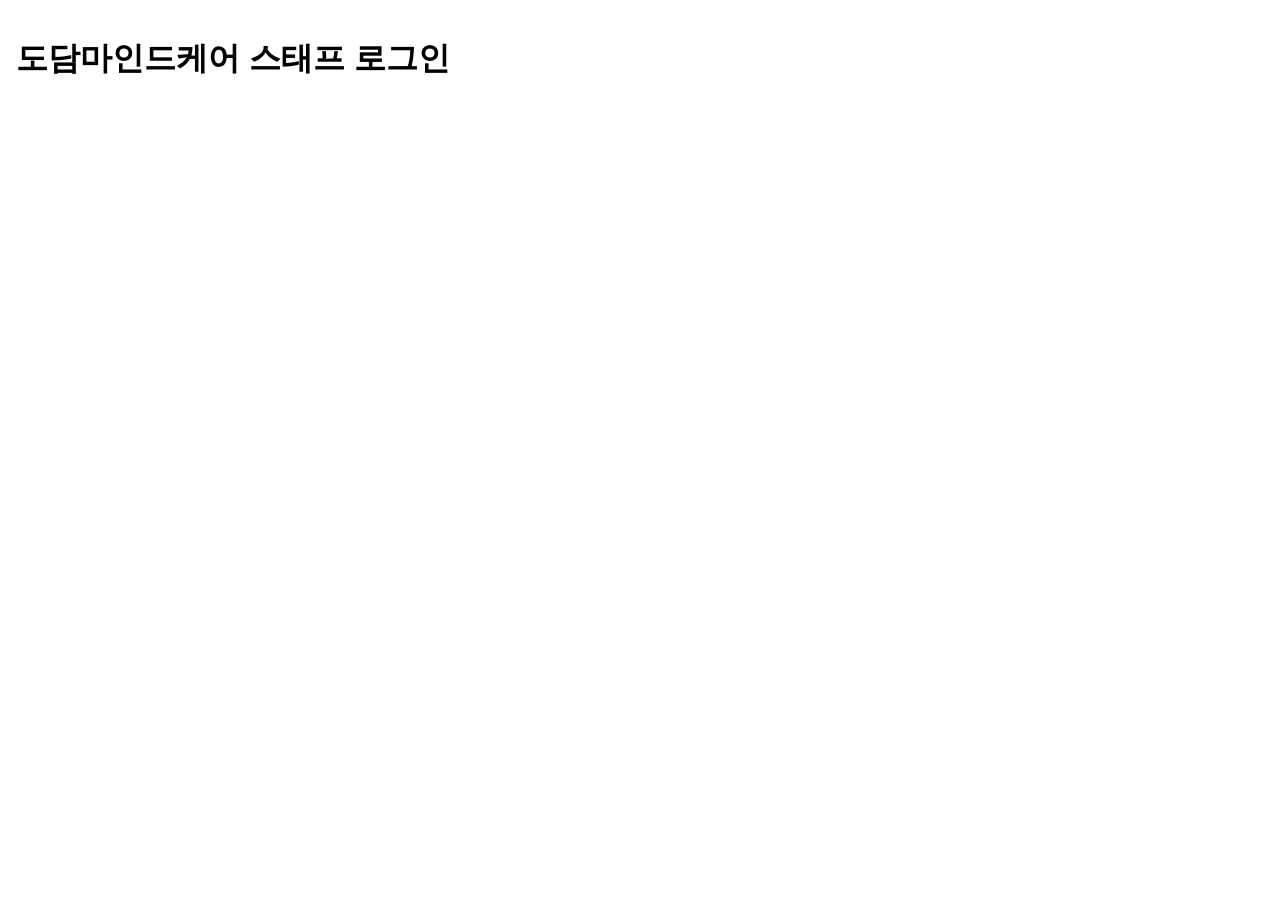
<file: staff/index.html>
<!DOCTYPE html>
<html lang="ko">
<head>
  <meta charset="UTF-8">
  <meta name="viewport" content="width=device-width, initial-scale=1.0">
  <title>도담마인드케어 스태프</title>
  <link rel="stylesheet" href="css/staff.css">
</head>
<body>
  <div id="login-screen">
    <h1>도담마인드케어 스태프 로그인</h1>
    <div id="google-signin-button"></div>
    <p id="login-error" class="error"></p>
  </div>

  <div id="app-shell" hidden>
    <nav>
      <button data-view="schedule">주간 일정</button>
      <button data-view="calendar">캘린더</button>
      <button data-view="clients">내담자</button>
      <button data-view="payment-requests">결제요청</button>
      <button data-view="reconcile">정합성점검</button>
      <div id="user-info"></div>
      <button id="logout-btn">로그아웃</button>
    </nav>
    <main>
      <section id="view-schedule">
        <button id="new-booking-btn">새 예약</button>
        <dialog id="booking-dialog">
          <form id="booking-form" method="dialog">
            <label>방 <select id="booking-room"></select></label>
            <label>상담사 <select id="booking-counselor"></select></label>
            <label>날짜 <input type="date" id="booking-date"></label>
            <label>시작시간 <input type="time" id="booking-start"></label>
            <label>종료시간 <input type="time" id="booking-end"></label>
            <label>유형
              <select id="booking-type">
                <option>성인상담(대표원장)</option>
                <option>성인상담(일반)</option>
                <option>청소년상담(대표원장)</option>
                <option>청소년상담(일반)</option>
                <option>아동상담(대표원장)</option>
                <option>아동상담(일반)</option>
                <option>초기상담(성인)</option>
                <option>초기상담(커플/부부)</option>
                <option>성인바우처</option>
                <option>아동바우처</option>
                <option>그룹상담(커플/부부/가족)</option>
                <option>사회성그룹</option>
                <option>슬로우리딩</option>
              </select>
            </label>
            <label>내담자/그룹 이름 <input type="text" id="booking-target-name"></label>
            <label>반복
              <select id="booking-recurrence">
                <option value="">없음</option><option value="WEEKLY">매주</option><option value="BIWEEKLY">격주</option>
              </select>
            </label>
            <p id="booking-error" class="error"></p>
            <button type="submit">저장</button>
            <button type="button" id="booking-delete-btn" style="display: none; background-color: #d32f2f; color: white;">예약 취소</button>
            <button type="button" onclick="document.getElementById('booking-dialog').close()">닫기</button>
          </form>
        </dialog>
        <div id="schedule-grid"></div>
      </section>

      <section id="view-calendar" hidden>
        <!-- Calendar iframe will be inserted here -->
      </section>

      <section id="view-clients" hidden>
        <button id="new-client-btn">새 내담자</button>
        <dialog id="new-client-dialog">
          <form id="new-client-form" method="dialog">
            <label>이름 <input type="text" id="new-client-name" required></label>
            <label>연락처 <input type="text" id="new-client-phone"></label>
            <label>나이대
              <select id="new-client-age">
                <option>아동청소년</option><option>성인</option>
              </select>
            </label>
            <label><input type="checkbox" id="new-client-voucher"> 바우처 대상</label>
            <p id="new-client-error" class="error"></p>
            <button type="submit">저장</button>
            <button type="button" onclick="document.getElementById('new-client-dialog').close()">취소</button>
          </form>
        </dialog>
        <ul id="client-list"></ul>
      </section>
      <dialog id="client-detail-dialog">
        <h3 id="client-detail-name"></h3>
        <p id="client-detail-phone" style="font-size: 0.9em; color: #555; margin-top: -10px;"></p>
        <button id="open-payment-btn" type="button">결제 기록</button>
        <ul id="client-notes-list"></ul>
        <form id="client-note-form" method="dialog">
          <textarea id="client-note-input" required></textarea>
          <button type="submit">메모 추가</button>
        </form>
        <button type="button" onclick="document.getElementById('client-detail-dialog').close()">닫기</button>
      </dialog>

      <dialog id="payment-dialog">
        <form id="payment-form">
          <input type="hidden" id="payment-client-id">
          <label>날짜 <input type="date" id="payment-date" required></label>
          <label>커버종료일 <input type="date" id="payment-coverage-end" required></label>
          <label>커버설명(선택) <input type="text" id="payment-coverage-note"></label>
          <label>금액(정가) <input type="number" id="payment-amount" required></label>
          <label>할인금액 <input type="number" id="payment-discount" value="0"></label>
          <p>실수령액: <strong id="payment-net-amount">0 원</strong></p>
          <label>유형
            <select id="payment-type"><option>개인상담</option><option>그룹-사회성</option><option>그룹-독서</option></select>
          </label>
          <label><input type="checkbox" id="payment-is-voucher"> 바우처 상담</label>
          <div id="voucher-fields" hidden>
            <label>본인부담금 <input type="number" id="payment-selfpay"></label>
            <label>지원금 <input type="number" id="payment-subsidy"></label>
          </div>
          <label>결제수단
            <select id="payment-method"><option>계좌이체</option><option>현금</option><option>카드</option><option>기타</option></select>
          </label>
          <p id="payment-error" class="error"></p>
          <button type="submit">저장</button>
          <button type="button" onclick="document.getElementById('payment-dialog').close()">취소</button>
        </form>
      </dialog>

      <section id="view-reconcile" hidden>
        <button id="run-reconcile-btn">지금 점검하기</button>
        <ul id="reconcile-list"></ul>
      </section>

      <section id="view-payment-requests" hidden>
        <form id="new-payment-request-form">
          <input type="text" id="pr-client-id" placeholder="내담자ID" required>
          <input type="number" id="pr-amount" placeholder="금액" required>
          <input type="text" id="pr-reason" placeholder="사유(예: 다음 회기분)">
          <button type="submit">결제요청 등록</button>
        </form>
        <ul id="payment-request-list"></ul>
      </section>
    </main>
  </div>

  <script src="js/config.js"></script>
  <script src="js/auth.js"></script>
  <script src="js/api.js"></script>
  <script src="js/schedule.js"></script>
  <script src="js/booking.js"></script>
  <script src="js/clients.js"></script>
  <script src="js/payments.js"></script>
  <script src="js/payment-requests.js"></script>
  <script src="js/reconcile.js"></script>
  <script src="js/calendar-view.js"></script>
  <script src="js/router.js"></script>
  <script src="https://accounts.google.com/gsi/client"></script>
  <script>
    async function startApp() {
      try {
        await callApi('ping');
      } catch (err) {
        document.getElementById('login-error').textContent = err.message;
        return;
      }
      document.getElementById('login-screen').hidden = true;
      document.getElementById('app-shell').hidden = false;
      renderWeeklySchedule(new Date());
    }
    
    window.appStartFn = startApp;

    if (hasValidStoredToken()) {
      startApp();
    } else {
      initGoogleLogin(startApp);
    }
  </script>
</body>
</html>
</file>
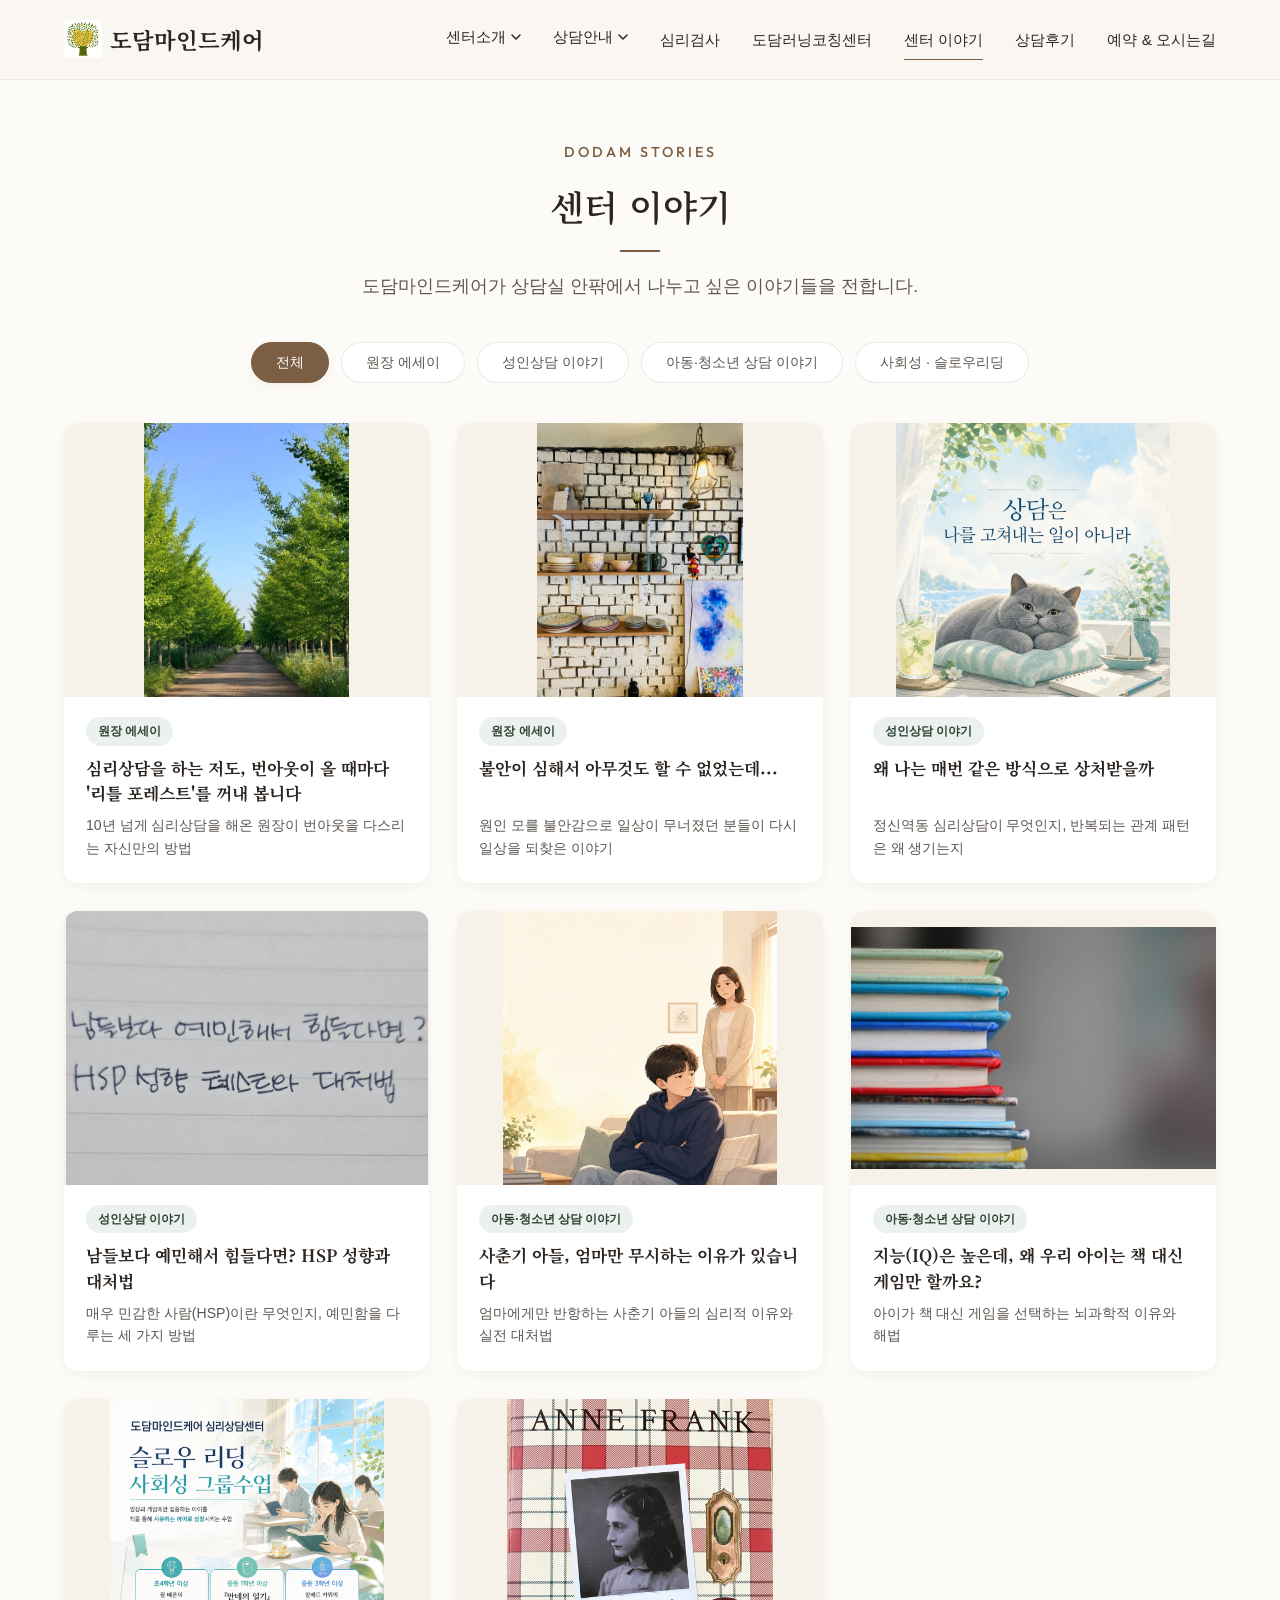
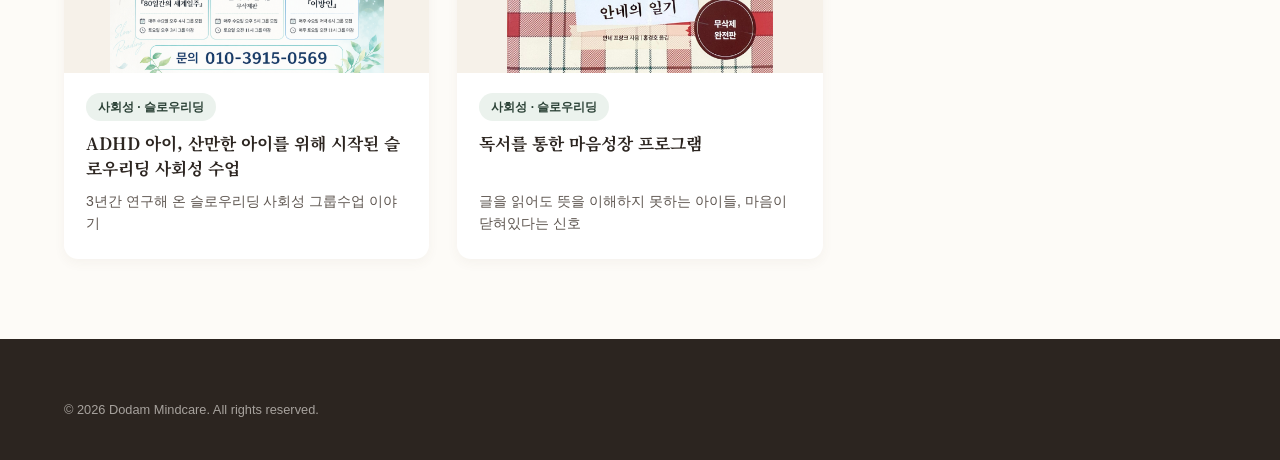
<file: stories/index.html>
<!DOCTYPE html>
<html lang="ko">
<head>
  <meta charset="UTF-8">
  <meta name="viewport" content="width=device-width, initial-scale=1.0">
  <title>센터 이야기 | 도담마인드케어</title>
  <meta name="description" content="도담마인드케어 원장 에세이, 성인·아동청소년 상담 이야기, 사회성·슬로우리딩 프로그램 소식">
  <link rel="stylesheet" href="../css/style.css">
  <style>
    .stories-hero {
      padding-top: calc(var(--header-height) + 60px);
      padding-bottom: 40px;
      text-align: center;
    }
    .stories-grid {
      display: grid;
      grid-template-columns: repeat(auto-fill, minmax(280px, 1fr));
      gap: 28px;
      margin-top: 40px;
    }
    .story-card {
      background: var(--bg-white);
      border-radius: 14px;
      overflow: hidden;
      box-shadow: var(--shadow-sm);
      transition: var(--transition-smooth);
      display: flex;
      flex-direction: column;
    }
    .story-card:hover {
      transform: translateY(-4px);
      box-shadow: var(--shadow-md);
    }
    .story-card-img {
      aspect-ratio: 4/3;
      overflow: hidden;
      background: var(--bg-secondary);
      display: flex;
      align-items: center;
      justify-content: center;
    }
    .story-card-img img {
      width: 100%;
      height: 100%;
      object-fit: contain;
    }
    .story-card-body {
      padding: 20px 22px 24px;
      flex-grow: 1;
      display: flex;
      flex-direction: column;
    }
    .story-card-tag {
      font-size: 0.75rem;
      font-weight: 600;
      color: var(--color-sage-dark);
      background: var(--color-sage-light);
      padding: 4px 12px;
      border-radius: 999px;
      display: inline-block;
      margin-bottom: 10px;
      width: fit-content;
    }
    .story-card-title {
      font-size: 1.05rem;
      font-weight: 700;
      line-height: 1.5;
      margin-bottom: 8px;
      flex-grow: 1;
    }
    .story-card-desc {
      font-size: 0.88rem;
      color: var(--text-muted);
      line-height: 1.6;
    }
  </style>
</head>
<body>

  <header class="header" id="header">
    <div class="container">
      <div class="brand-group">
        <button class="nav-toggle" id="nav-toggle" aria-label="메뉴 열기">
          <svg width="24" height="24" viewBox="0 0 24 24" fill="none" stroke="currentColor" stroke-width="2" stroke-linecap="round" stroke-linejoin="round"><line x1="3" y1="12" x2="21" y2="12"/><line x1="3" y1="6" x2="21" y2="6"/><line x1="3" y1="18" x2="21" y2="18"/></svg>
        </button>
        <a href="../index.html#hero" class="logo">
          <img src="../logo.png" alt="도담마인드케어 로고" style="height: 38px; width: auto; object-fit: contain; border-radius: 4px;">
          도담마인드케어
        </a>
      </div>
      <nav class="nav" id="nav-menu">
        <div class="nav-group">
          <button type="button" class="nav-group-toggle" aria-expanded="false" aria-haspopup="true">
            센터소개
            <svg class="nav-caret" width="10" height="6" viewBox="0 0 10 6" fill="none"><path d="M1 1l4 4 4-4" stroke="currentColor" stroke-width="1.5" stroke-linecap="round" stroke-linejoin="round"/></svg>
          </button>
          <div class="nav-dropdown">
            <a href="../index.html#intro" class="nav-link nav-dropdown-link">센터소개</a>
            <a href="../index.html#difference" class="nav-link nav-dropdown-link">도담의 차별점</a>
            <a href="../index.html#approach" class="nav-link nav-dropdown-link">상담 접근 방식</a>
            <a href="../index.html#team" class="nav-link nav-dropdown-link">상담진 소개</a>
            <a href="../index.html#gallery" class="nav-link nav-dropdown-link">공간 소개</a>
          </div>
        </div>
        <div class="nav-group">
          <button type="button" class="nav-group-toggle" aria-expanded="false" aria-haspopup="true">
            상담안내
            <svg class="nav-caret" width="10" height="6" viewBox="0 0 10 6" fill="none"><path d="M1 1l4 4 4-4" stroke="currentColor" stroke-width="1.5" stroke-linecap="round" stroke-linejoin="round"/></svg>
          </button>
          <div class="nav-dropdown">
            <a href="../index.html#services" class="nav-link nav-dropdown-link">상담 영역</a>
            <a href="../index.html#program" class="nav-link nav-dropdown-link">프로그램 · 강좌 · 독서모임</a>
          </div>
        </div>
        <a href="../index.html#test" class="nav-link">심리검사</a>
        <a href="../learning-coaching/index.html" class="nav-link">도담러닝코칭센터</a>
        <a href="index.html" class="nav-link active">센터 이야기</a>
        <a href="../index.html#reviews" class="nav-link">상담후기</a>
        <a href="../index.html#contact" class="nav-link">예약 & 오시는길</a>
      </nav>
    </div>
  </header>

  <main>
    <div class="container">
      <div class="stories-hero">
        <span class="section-subtitle">Dodam Stories</span>
        <h2 class="section-title">센터 이야기</h2>
        <p class="intro-desc" style="margin-top: 20px; max-width: 600px; margin-left:auto; margin-right:auto;">
          도담마인드케어가 상담실 안팎에서 나누고 싶은 이야기들을 전합니다.
        </p>
      </div>

      <div class="gallery-filter">
        <button class="filter-btn active" data-filter="all">전체</button>
        <button class="filter-btn" data-filter="essay">원장 에세이</button>
        <button class="filter-btn" data-filter="adult">성인상담 이야기</button>
        <button class="filter-btn" data-filter="child">아동·청소년 상담 이야기</button>
        <button class="filter-btn" data-filter="social">사회성 · 슬로우리딩</button>
      </div>

      <div class="stories-grid" id="stories-grid">

        <a href="little-forest-burnout/index.html" class="story-card" data-category="essay">
          <div class="story-card-img"><img src="little-forest-burnout/forest-path.jpg" alt=""></div>
          <div class="story-card-body">
            <span class="story-card-tag">원장 에세이</span>
            <h3 class="story-card-title">심리상담을 하는 저도, 번아웃이 올 때마다 '리틀 포레스트'를 꺼내 봅니다</h3>
            <p class="story-card-desc">10년 넘게 심리상담을 해온 원장이 번아웃을 다스리는 자신만의 방법</p>
          </div>
        </a>

        <a href="anxiety-essay/index.html" class="story-card" data-category="essay">
          <div class="story-card-img"><img src="anxiety-essay/cover.jpg" alt=""></div>
          <div class="story-card-body">
            <span class="story-card-tag">원장 에세이</span>
            <h3 class="story-card-title">불안이 심해서 아무것도 할 수 없었는데...</h3>
            <p class="story-card-desc">원인 모를 불안감으로 일상이 무너졌던 분들이 다시 일상을 되찾은 이야기</p>
          </div>
        </a>

        <a href="adult-repeat-pattern/index.html" class="story-card" data-category="adult">
          <div class="story-card-img"><img src="adult-repeat-pattern/cover.png" alt=""></div>
          <div class="story-card-body">
            <span class="story-card-tag">성인상담 이야기</span>
            <h3 class="story-card-title">왜 나는 매번 같은 방식으로 상처받을까</h3>
            <p class="story-card-desc">정신역동 심리상담이 무엇인지, 반복되는 관계 패턴은 왜 생기는지</p>
          </div>
        </a>

        <a href="hsp-sensitivity/index.html" class="story-card" data-category="adult">
          <div class="story-card-img"><img src="hsp-sensitivity/cover.jpg" alt=""></div>
          <div class="story-card-body">
            <span class="story-card-tag">성인상담 이야기</span>
            <h3 class="story-card-title">남들보다 예민해서 힘들다면? HSP 성향과 대처법</h3>
            <p class="story-card-desc">매우 민감한 사람(HSP)이란 무엇인지, 예민함을 다루는 세 가지 방법</p>
          </div>
        </a>

        <a href="teen-son-ignore-mom/index.html" class="story-card" data-category="child">
          <div class="story-card-img"><img src="teen-son-ignore-mom/cover.png" alt=""></div>
          <div class="story-card-body">
            <span class="story-card-tag">아동·청소년 상담 이야기</span>
            <h3 class="story-card-title">사춘기 아들, 엄마만 무시하는 이유가 있습니다</h3>
            <p class="story-card-desc">엄마에게만 반항하는 사춘기 아들의 심리적 이유와 실전 대처법</p>
          </div>
        </a>

        <a href="child-iq-game/index.html" class="story-card" data-category="child">
          <div class="story-card-img"><img src="child-iq-game/cover.jpg" alt=""></div>
          <div class="story-card-body">
            <span class="story-card-tag">아동·청소년 상담 이야기</span>
            <h3 class="story-card-title">지능(IQ)은 높은데, 왜 우리 아이는 책 대신 게임만 할까요?</h3>
            <p class="story-card-desc">아이가 책 대신 게임을 선택하는 뇌과학적 이유와 해법</p>
          </div>
        </a>

        <a href="social-slowreading-adhd/index.html" class="story-card" data-category="social">
          <div class="story-card-img"><img src="social-slowreading-adhd/cover.png" alt=""></div>
          <div class="story-card-body">
            <span class="story-card-tag">사회성 · 슬로우리딩</span>
            <h3 class="story-card-title">ADHD 아이, 산만한 아이를 위해 시작된 슬로우리딩 사회성 수업</h3>
            <p class="story-card-desc">3년간 연구해 온 슬로우리딩 사회성 그룹수업 이야기</p>
          </div>
        </a>

        <a href="slowreading-program/index.html" class="story-card" data-category="social">
          <div class="story-card-img"><img src="slowreading-program/cover.jpg" alt=""></div>
          <div class="story-card-body">
            <span class="story-card-tag">사회성 · 슬로우리딩</span>
            <h3 class="story-card-title">독서를 통한 마음성장 프로그램</h3>
            <p class="story-card-desc">글을 읽어도 뜻을 이해하지 못하는 아이들, 마음이 닫혀있다는 신호</p>
          </div>
        </a>

      </div>
    </div>
    <div style="height: 80px;"></div>
  </main>

  <footer class="footer">
    <div class="container">
      <div class="footer-bottom">
        <p>&copy; 2026 Dodam Mindcare. All rights reserved.</p>
      </div>
    </div>
  </footer>

  <script>
    document.addEventListener('DOMContentLoaded', () => {
      const header = document.getElementById('header');
      const navMenu = document.getElementById('nav-menu');
      const navToggle = document.getElementById('nav-toggle');
      const navLinks = document.querySelectorAll('.nav-link');
      const navGroups = document.querySelectorAll('.nav-group');

      function closeNavGroups() {
        navGroups.forEach(g => {
          g.classList.remove('open');
          g.querySelector('.nav-group-toggle')?.setAttribute('aria-expanded', 'false');
        });
      }

      window.addEventListener('scroll', () => {
        header.classList.toggle('scrolled', window.scrollY > 50);
      });

      if (navToggle) {
        navToggle.addEventListener('click', () => {
          navMenu.classList.toggle('active');
          navToggle.classList.toggle('active');
          closeNavGroups();
        });
      }

      navLinks.forEach(link => {
        link.addEventListener('click', () => {
          navMenu.classList.remove('active');
          navToggle.classList.remove('active');
          closeNavGroups();
        });
      });

      navGroups.forEach(group => {
        const toggle = group.querySelector('.nav-group-toggle');
        if (!toggle) return;
        toggle.addEventListener('click', (e) => {
          e.stopPropagation();
          const isOpen = group.classList.contains('open');
          closeNavGroups();
          if (!isOpen) {
            group.classList.add('open');
            toggle.setAttribute('aria-expanded', 'true');
          }
        });
      });

      document.addEventListener('click', (e) => {
        if (!e.target.closest('.nav-group')) closeNavGroups();
      });

      // Filter
      const filterButtons = document.querySelectorAll('.filter-btn');
      const cards = document.querySelectorAll('.story-card');
      filterButtons.forEach(btn => {
        btn.addEventListener('click', () => {
          filterButtons.forEach(b => b.classList.remove('active'));
          btn.classList.add('active');
          const filter = btn.getAttribute('data-filter');
          cards.forEach(card => {
            const match = filter === 'all' || card.getAttribute('data-category') === filter;
            card.style.display = match ? '' : 'none';
          });
        });
      });
    });
  </script>
</body>
</html>
</file>
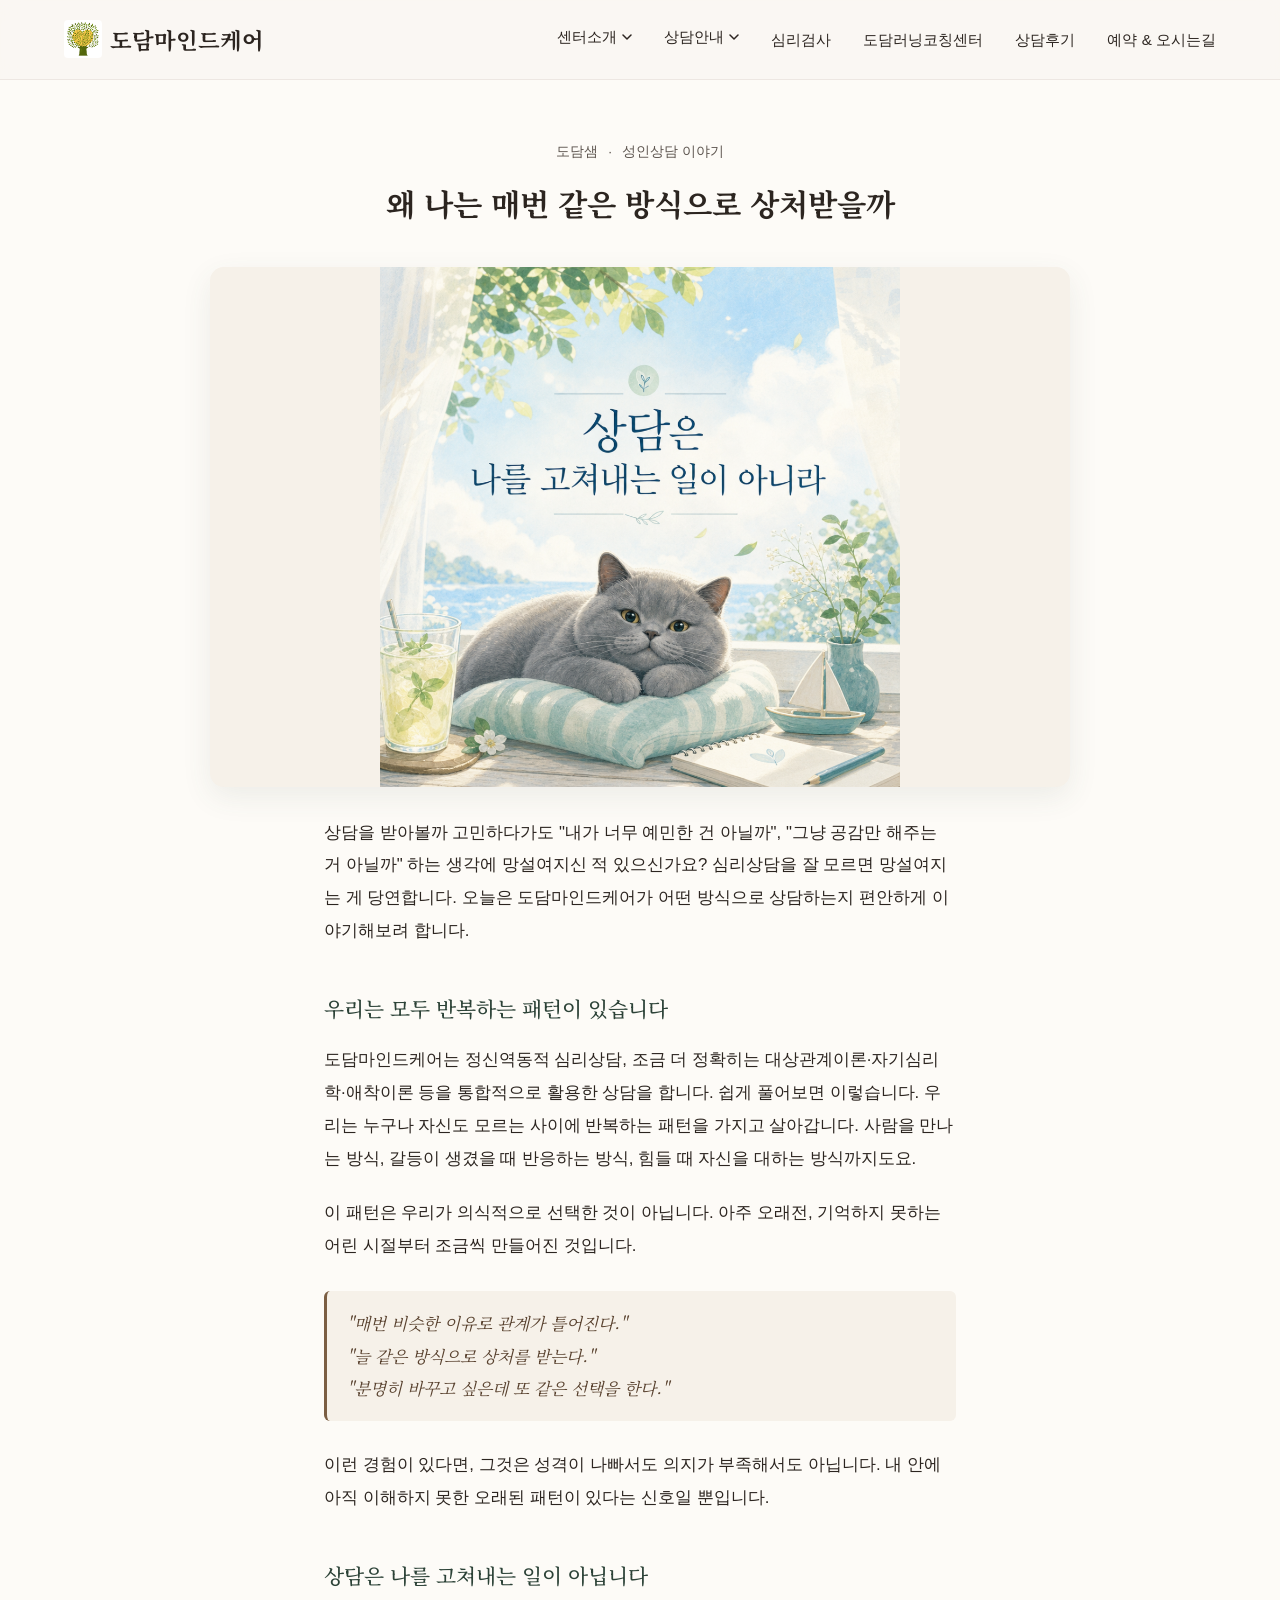
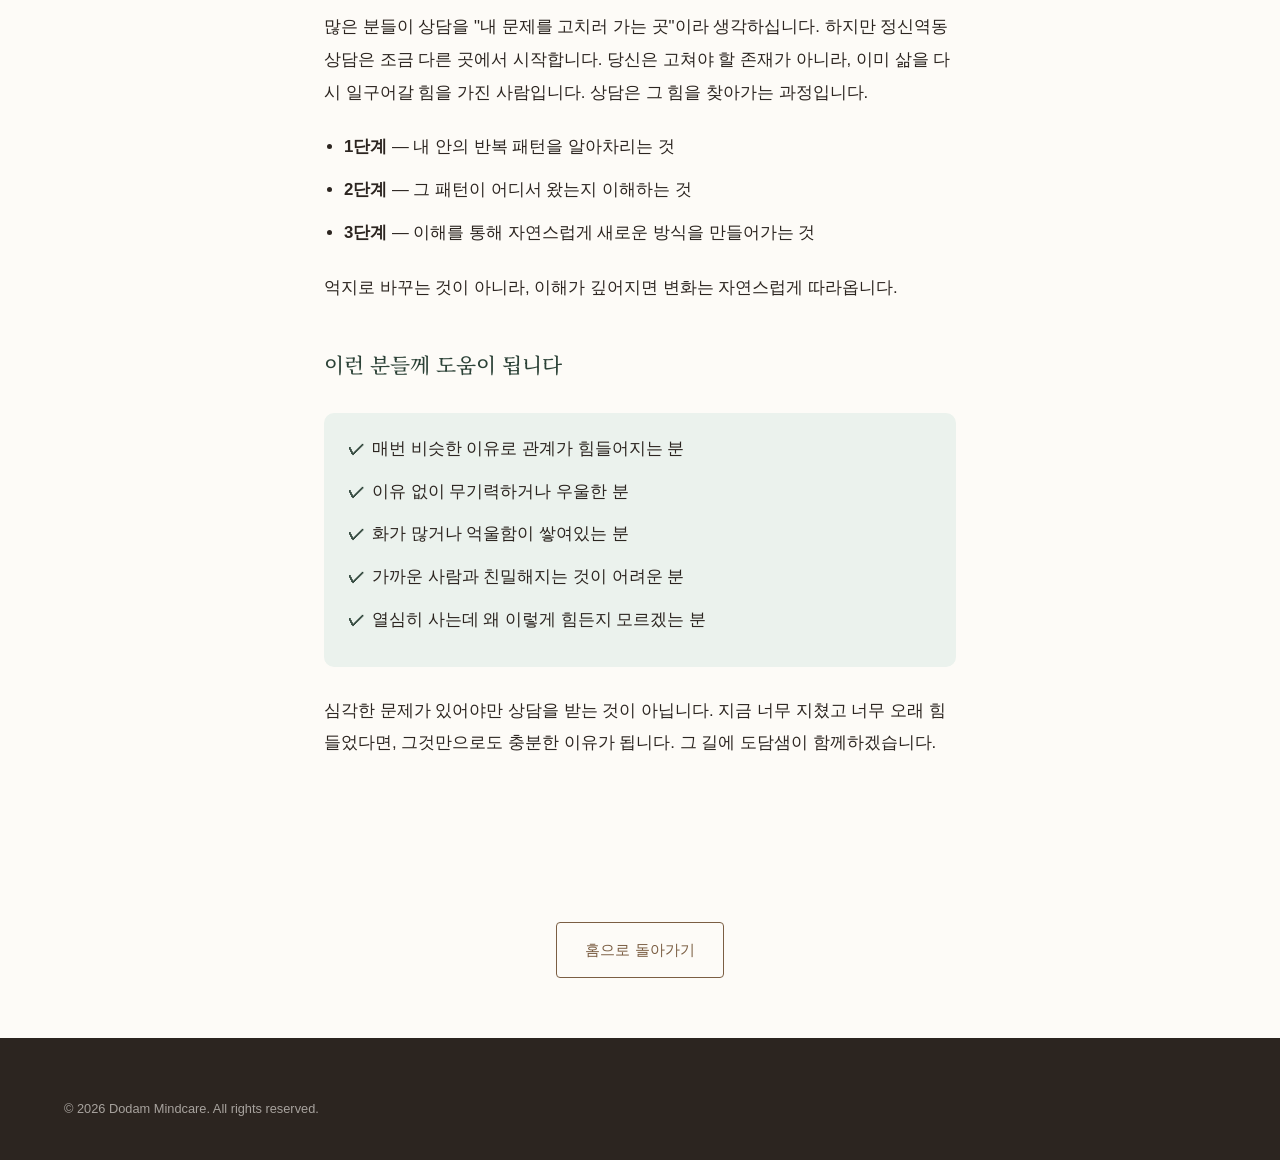
<file: stories/adult-repeat-pattern/index.html>
<!DOCTYPE html>
<html lang="ko">
<head>
  <meta charset="UTF-8">
  <meta name="viewport" content="width=device-width, initial-scale=1.0">
  <title>왜 나는 매번 같은 방식으로 상처받을까 | 도담마인드케어</title>
  <meta name="description" content="정신역동 심리상담이 무엇인지, 반복되는 관계 패턴은 왜 생기는지 쉽게 풀어드립니다">
  <link rel="stylesheet" href="../../css/style.css">
  <style>
    .story-hero {
      padding-top: calc(var(--header-height) + 60px);
      padding-bottom: 40px;
      text-align: center;
      max-width: 720px;
      margin: 0 auto;
    }
    .story-meta {
      display: flex;
      justify-content: center;
      gap: 10px;
      align-items: center;
      color: var(--text-muted);
      font-size: 0.85rem;
      margin-bottom: 18px;
    }
    .story-hero h1 {
      font-family: 'Noto Serif KR', serif;
      font-size: 1.9rem;
      line-height: 1.5;
      font-weight: 700;
      text-wrap: balance;
    }
    .story-hero-img {
      width: 100%;
      max-width: 860px;
      max-height: 520px;
      margin: 0 auto 10px;
      border-radius: 14px;
      overflow: hidden;
      box-shadow: var(--shadow-md);
      background: var(--bg-secondary);
      display: flex;
      align-items: center;
      justify-content: center;
    }
    .story-hero-img img {
      width: 100%;
      max-height: 520px;
      display: block;
      object-fit: contain;
    }
    .story-body {
      max-width: 680px;
      margin: 0 auto;
      padding: 20px 24px 100px;
      color: var(--text-main);
      font-size: 1.05rem;
      line-height: 1.95;
    }
    .story-body h2 {
      font-family: 'Noto Serif KR', serif;
      font-size: 1.3rem;
      margin: 40px 0 16px;
      color: var(--color-sage-dark);
    }
    .story-body p {
      margin-bottom: 22px;
    }
    .story-body ul {
      margin: 0 0 22px 20px;
    }
    .story-body li {
      margin-bottom: 10px;
    }
    .story-body p.quote {
      font-family: 'Noto Serif KR', serif;
      font-style: italic;
      color: var(--color-wood-dark);
      background: var(--bg-secondary);
      border-left: 3px solid var(--color-wood);
      padding: 16px 20px;
      border-radius: 6px;
      margin: 28px 0;
    }
    .story-checklist {
      background: var(--color-sage-light);
      border-radius: 10px;
      padding: 20px 24px;
      margin: 28px 0;
    }
    .story-checklist li {
      list-style: none;
      margin-bottom: 10px;
      padding-left: 24px;
      position: relative;
    }
    .story-checklist li::before {
      content: '✓';
      position: absolute;
      left: 0;
      color: var(--color-sage-dark);
      font-weight: 700;
    }
    .story-cta {
      text-align: center;
      margin-top: 50px;
      padding: 30px 24px;
      background: var(--bg-secondary);
      border-radius: 14px;
    }
    .story-tag {
      display: inline-block;
      font-size: 0.8rem;
      font-weight: 600;
      color: var(--color-wood);
      background: var(--bg-secondary);
      padding: 4px 14px;
      border-radius: 999px;
      margin-bottom: 8px;
    }
    .story-back {
      display: block;
      text-align: center;
      margin-top: 40px;
      width: fit-content;
      margin-left: auto;
      margin-right: auto;
    }
  </style>
</head>
<body>

  <header class="header" id="header">
    <div class="container">
      <div class="brand-group">
        <button class="nav-toggle" id="nav-toggle" aria-label="메뉴 열기">
          <svg width="24" height="24" viewBox="0 0 24 24" fill="none" stroke="currentColor" stroke-width="2" stroke-linecap="round" stroke-linejoin="round"><line x1="3" y1="12" x2="21" y2="12"/><line x1="3" y1="6" x2="21" y2="6"/><line x1="3" y1="18" x2="21" y2="18"/></svg>
        </button>
        <a href="../../index.html#hero" class="logo">
          <img src="../../logo.png" alt="도담마인드케어 로고" style="height: 38px; width: auto; object-fit: contain; border-radius: 4px;">
          도담마인드케어
        </a>
      </div>
      <nav class="nav" id="nav-menu">
        <div class="nav-group">
          <button type="button" class="nav-group-toggle" aria-expanded="false" aria-haspopup="true">
            센터소개
            <svg class="nav-caret" width="10" height="6" viewBox="0 0 10 6" fill="none"><path d="M1 1l4 4 4-4" stroke="currentColor" stroke-width="1.5" stroke-linecap="round" stroke-linejoin="round"/></svg>
          </button>
          <div class="nav-dropdown">
            <a href="../../index.html#intro" class="nav-link nav-dropdown-link">센터소개</a>
            <a href="../../index.html#difference" class="nav-link nav-dropdown-link">도담의 차별점</a>
            <a href="../../index.html#approach" class="nav-link nav-dropdown-link">상담 접근 방식</a>
            <a href="../../index.html#team" class="nav-link nav-dropdown-link">상담진 소개</a>
            <a href="../../index.html#gallery" class="nav-link nav-dropdown-link">공간 소개</a>
          </div>
        </div>
        <div class="nav-group">
          <button type="button" class="nav-group-toggle" aria-expanded="false" aria-haspopup="true">
            상담안내
            <svg class="nav-caret" width="10" height="6" viewBox="0 0 10 6" fill="none"><path d="M1 1l4 4 4-4" stroke="currentColor" stroke-width="1.5" stroke-linecap="round" stroke-linejoin="round"/></svg>
          </button>
          <div class="nav-dropdown">
            <a href="../../index.html#services" class="nav-link nav-dropdown-link">상담 영역</a>
            <a href="../../index.html#program" class="nav-link nav-dropdown-link">프로그램 · 강좌 · 독서모임</a>
          </div>
        </div>
        <a href="../../index.html#test" class="nav-link">심리검사</a>
        <a href="../../learning-coaching/index.html" class="nav-link">도담러닝코칭센터</a>
        <a href="../../index.html#reviews" class="nav-link">상담후기</a>
        <a href="../../index.html#contact" class="nav-link">예약 & 오시는길</a>
      </nav>
    </div>
  </header>

  <main>
    <div class="story-hero">
      <div class="story-meta">
        <span>도담샘</span> · <span>성인상담 이야기</span>
      </div>
      <h1>왜 나는 매번 같은 방식으로 상처받을까</h1>
    </div>

    <div class="story-hero-img">
      <img src="cover.png" alt="창가에 앉아 있는 고양이 일러스트와 상담 문구">
    </div>

    <article class="story-body">

      <p>상담을 받아볼까 고민하다가도 "내가 너무 예민한 건 아닐까", "그냥 공감만 해주는 거 아닐까" 하는 생각에 망설여지신 적 있으신가요? 심리상담을 잘 모르면 망설여지는 게 당연합니다. 오늘은 도담마인드케어가 어떤 방식으로 상담하는지 편안하게 이야기해보려 합니다.</p>

      <h2>우리는 모두 반복하는 패턴이 있습니다</h2>

      <p>도담마인드케어는 정신역동적 심리상담, 조금 더 정확히는 대상관계이론·자기심리학·애착이론 등을 통합적으로 활용한 상담을 합니다. 쉽게 풀어보면 이렇습니다. 우리는 누구나 자신도 모르는 사이에 반복하는 패턴을 가지고 살아갑니다. 사람을 만나는 방식, 갈등이 생겼을 때 반응하는 방식, 힘들 때 자신을 대하는 방식까지도요.</p>

      <p>이 패턴은 우리가 의식적으로 선택한 것이 아닙니다. 아주 오래전, 기억하지 못하는 어린 시절부터 조금씩 만들어진 것입니다.</p>

      <p class="quote">"매번 비슷한 이유로 관계가 틀어진다."<br>"늘 같은 방식으로 상처를 받는다."<br>"분명히 바꾸고 싶은데 또 같은 선택을 한다."</p>

      <p>이런 경험이 있다면, 그것은 성격이 나빠서도 의지가 부족해서도 아닙니다. 내 안에 아직 이해하지 못한 오래된 패턴이 있다는 신호일 뿐입니다.</p>

      <h2>상담은 나를 고쳐내는 일이 아닙니다</h2>

      <p>많은 분들이 상담을 "내 문제를 고치러 가는 곳"이라 생각하십니다. 하지만 정신역동 상담은 조금 다른 곳에서 시작합니다. 당신은 고쳐야 할 존재가 아니라, 이미 삶을 다시 일구어갈 힘을 가진 사람입니다. 상담은 그 힘을 찾아가는 과정입니다.</p>

      <ul>
        <li><strong>1단계</strong> — 내 안의 반복 패턴을 알아차리는 것</li>
        <li><strong>2단계</strong> — 그 패턴이 어디서 왔는지 이해하는 것</li>
        <li><strong>3단계</strong> — 이해를 통해 자연스럽게 새로운 방식을 만들어가는 것</li>
      </ul>

      <p>억지로 바꾸는 것이 아니라, 이해가 깊어지면 변화는 자연스럽게 따라옵니다.</p>

      <h2>이런 분들께 도움이 됩니다</h2>
      <div class="story-checklist">
        <ul style="margin:0;">
          <li>매번 비슷한 이유로 관계가 힘들어지는 분</li>
          <li>이유 없이 무기력하거나 우울한 분</li>
          <li>화가 많거나 억울함이 쌓여있는 분</li>
          <li>가까운 사람과 친밀해지는 것이 어려운 분</li>
          <li>열심히 사는데 왜 이렇게 힘든지 모르겠는 분</li>
        </ul>
      </div>

      <p>심각한 문제가 있어야만 상담을 받는 것이 아닙니다. 지금 너무 지쳤고 너무 오래 힘들었다면, 그것만으로도 충분한 이유가 됩니다. 그 길에 도담샘이 함께하겠습니다.</p>


    </article>

    <a href="../../index.html" class="story-back btn btn-secondary">홈으로 돌아가기</a>
    <div style="height: 60px;"></div>
  </main>

  <footer class="footer">
    <div class="container">
      <div class="footer-bottom">
        <p>&copy; 2026 Dodam Mindcare. All rights reserved.</p>
      </div>
    </div>
  </footer>

  <script>
    document.addEventListener('DOMContentLoaded', () => {
      const header = document.getElementById('header');
      const navMenu = document.getElementById('nav-menu');
      const navToggle = document.getElementById('nav-toggle');
      const navLinks = document.querySelectorAll('.nav-link');
      const navGroups = document.querySelectorAll('.nav-group');

      function closeNavGroups() {
        navGroups.forEach(g => {
          g.classList.remove('open');
          g.querySelector('.nav-group-toggle')?.setAttribute('aria-expanded', 'false');
        });
      }

      window.addEventListener('scroll', () => {
        header.classList.toggle('scrolled', window.scrollY > 50);
      });

      if (navToggle) {
        navToggle.addEventListener('click', () => {
          navMenu.classList.toggle('active');
          navToggle.classList.toggle('active');
          closeNavGroups();
        });
      }

      navLinks.forEach(link => {
        link.addEventListener('click', () => {
          navMenu.classList.remove('active');
          navToggle.classList.remove('active');
          closeNavGroups();
        });
      });

      navGroups.forEach(group => {
        const toggle = group.querySelector('.nav-group-toggle');
        if (!toggle) return;
        toggle.addEventListener('click', (e) => {
          e.stopPropagation();
          const isOpen = group.classList.contains('open');
          closeNavGroups();
          if (!isOpen) {
            group.classList.add('open');
            toggle.setAttribute('aria-expanded', 'true');
          }
        });
      });

      document.addEventListener('click', (e) => {
        if (!e.target.closest('.nav-group')) closeNavGroups();
      });
    });
  </script>
</body>
</html>
</file>
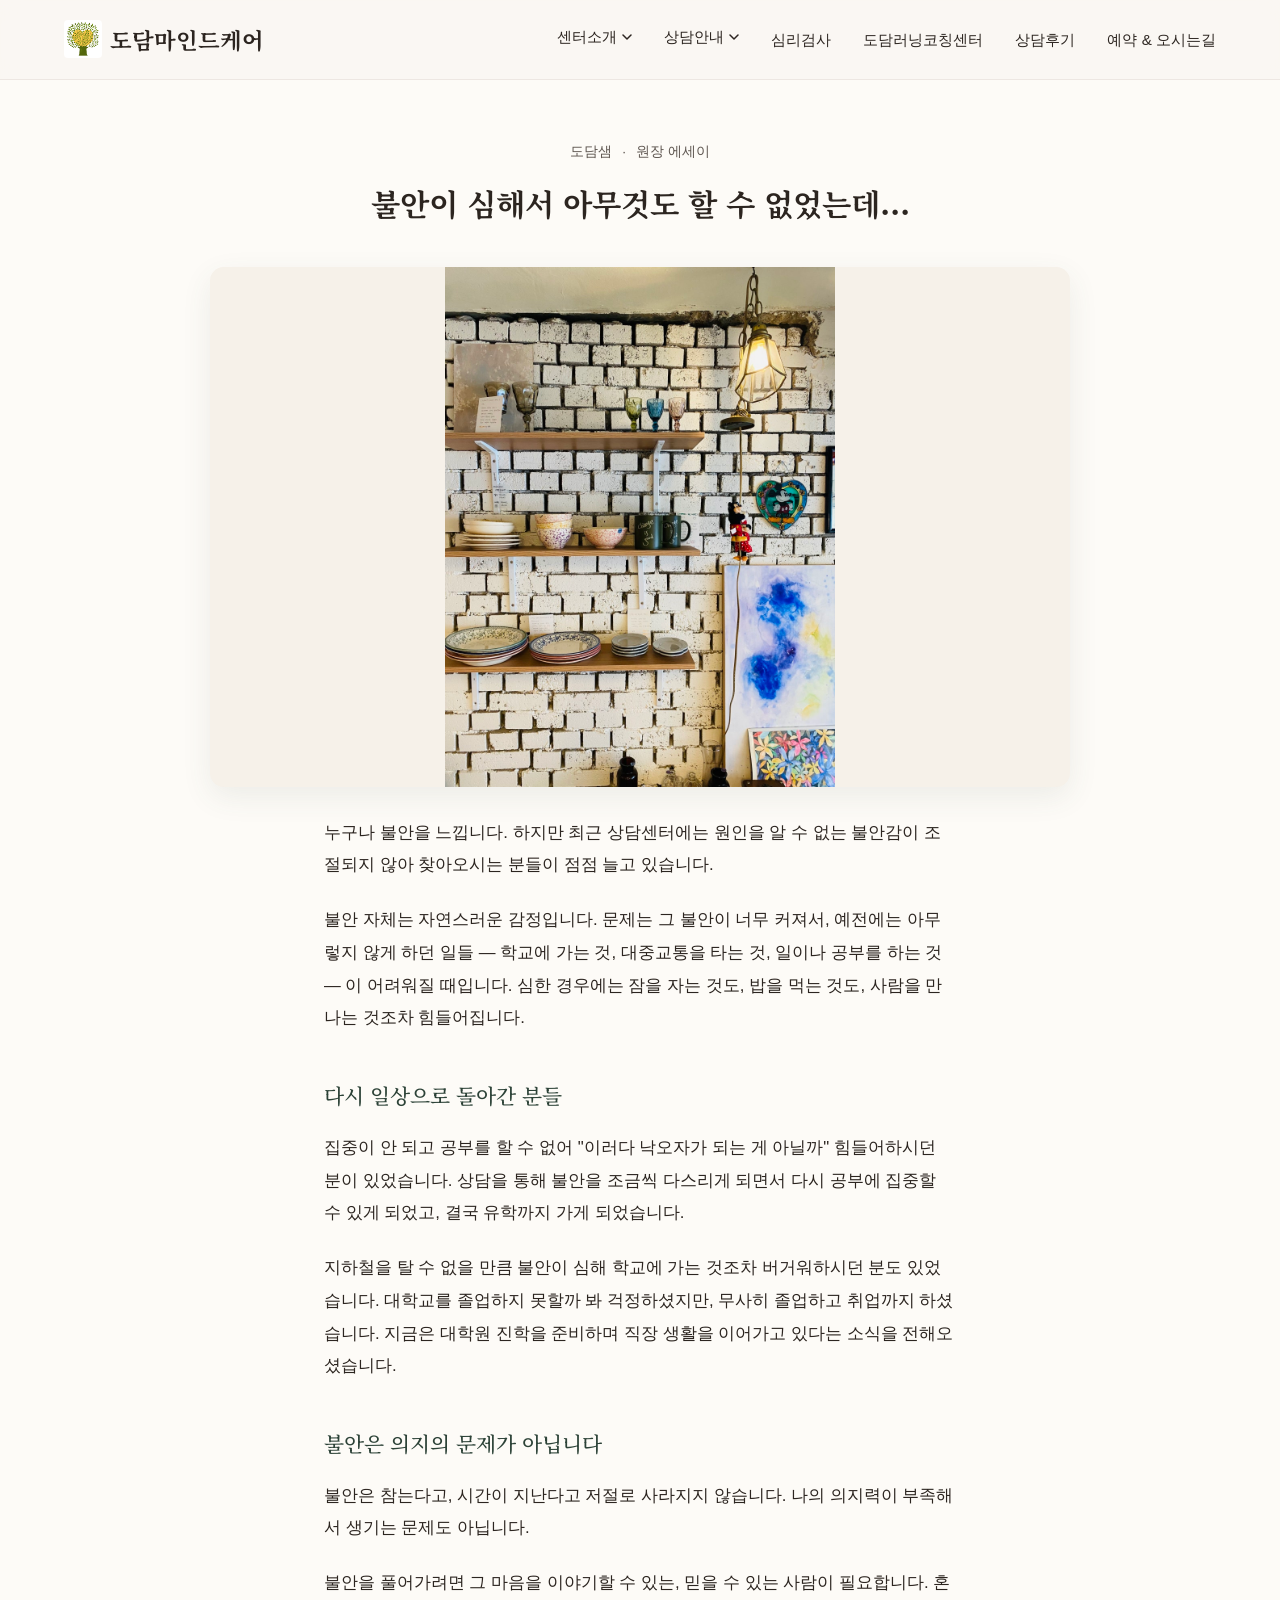
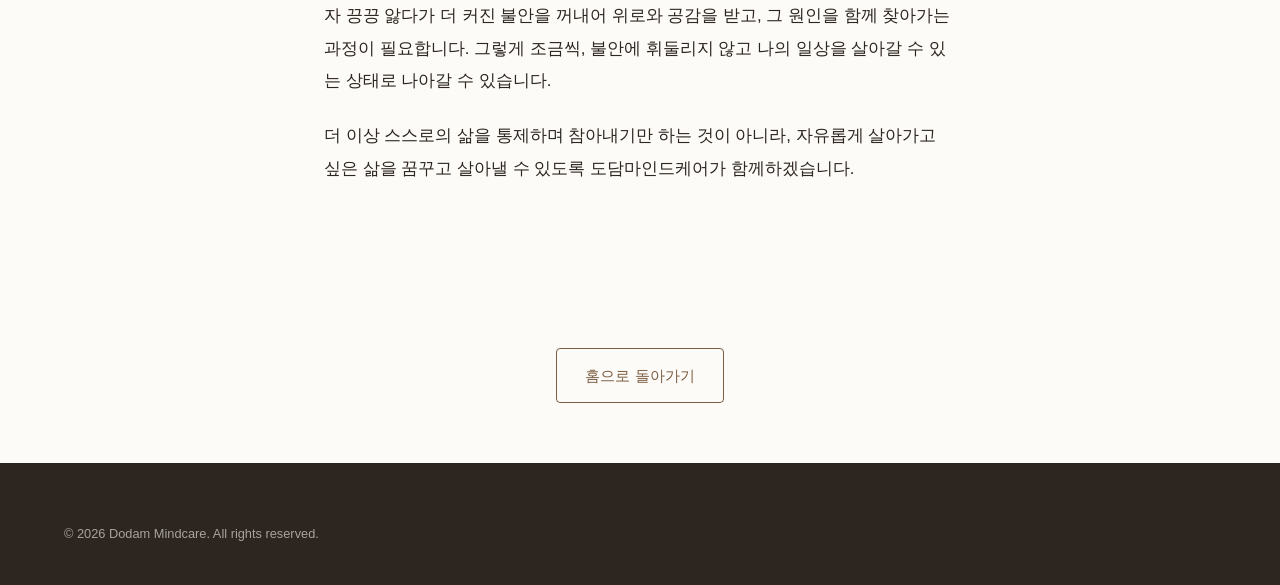
<file: stories/anxiety-essay/index.html>
<!DOCTYPE html>
<html lang="ko">
<head>
  <meta charset="UTF-8">
  <meta name="viewport" content="width=device-width, initial-scale=1.0">
  <title>불안이 심해서 아무것도 할 수 없었는데... | 도담마인드케어</title>
  <meta name="description" content="원인 모를 불안감으로 일상이 무너졌던 분들, 그리고 다시 일상을 되찾아간 이야기">
  <link rel="stylesheet" href="../../css/style.css">
  <style>
    .story-hero {
      padding-top: calc(var(--header-height) + 60px);
      padding-bottom: 40px;
      text-align: center;
      max-width: 720px;
      margin: 0 auto;
    }
    .story-meta {
      display: flex;
      justify-content: center;
      gap: 10px;
      align-items: center;
      color: var(--text-muted);
      font-size: 0.85rem;
      margin-bottom: 18px;
    }
    .story-hero h1 {
      font-family: 'Noto Serif KR', serif;
      font-size: 1.9rem;
      line-height: 1.5;
      font-weight: 700;
      text-wrap: balance;
    }
    .story-hero-img {
      width: 100%;
      max-width: 860px;
      max-height: 520px;
      margin: 0 auto 10px;
      border-radius: 14px;
      overflow: hidden;
      box-shadow: var(--shadow-md);
      background: var(--bg-secondary);
      display: flex;
      align-items: center;
      justify-content: center;
    }
    .story-hero-img img {
      width: 100%;
      max-height: 520px;
      display: block;
      object-fit: contain;
    }
    .story-body {
      max-width: 680px;
      margin: 0 auto;
      padding: 20px 24px 100px;
      color: var(--text-main);
      font-size: 1.05rem;
      line-height: 1.95;
    }
    .story-body h2 {
      font-family: 'Noto Serif KR', serif;
      font-size: 1.3rem;
      margin: 40px 0 16px;
      color: var(--color-sage-dark);
    }
    .story-body p {
      margin-bottom: 22px;
    }
    .story-body ul {
      margin: 0 0 22px 20px;
    }
    .story-body li {
      margin-bottom: 10px;
    }
    .story-body p.quote {
      font-family: 'Noto Serif KR', serif;
      font-style: italic;
      color: var(--color-wood-dark);
      background: var(--bg-secondary);
      border-left: 3px solid var(--color-wood);
      padding: 16px 20px;
      border-radius: 6px;
      margin: 28px 0;
    }
    .story-checklist {
      background: var(--color-sage-light);
      border-radius: 10px;
      padding: 20px 24px;
      margin: 28px 0;
    }
    .story-checklist li {
      list-style: none;
      margin-bottom: 10px;
      padding-left: 24px;
      position: relative;
    }
    .story-checklist li::before {
      content: '✓';
      position: absolute;
      left: 0;
      color: var(--color-sage-dark);
      font-weight: 700;
    }
    .story-cta {
      text-align: center;
      margin-top: 50px;
      padding: 30px 24px;
      background: var(--bg-secondary);
      border-radius: 14px;
    }
    .story-tag {
      display: inline-block;
      font-size: 0.8rem;
      font-weight: 600;
      color: var(--color-wood);
      background: var(--bg-secondary);
      padding: 4px 14px;
      border-radius: 999px;
      margin-bottom: 8px;
    }
    .story-back {
      display: block;
      text-align: center;
      margin-top: 40px;
      width: fit-content;
      margin-left: auto;
      margin-right: auto;
    }
  </style>
</head>
<body>

  <header class="header" id="header">
    <div class="container">
      <div class="brand-group">
        <button class="nav-toggle" id="nav-toggle" aria-label="메뉴 열기">
          <svg width="24" height="24" viewBox="0 0 24 24" fill="none" stroke="currentColor" stroke-width="2" stroke-linecap="round" stroke-linejoin="round"><line x1="3" y1="12" x2="21" y2="12"/><line x1="3" y1="6" x2="21" y2="6"/><line x1="3" y1="18" x2="21" y2="18"/></svg>
        </button>
        <a href="../../index.html#hero" class="logo">
          <img src="../../logo.png" alt="도담마인드케어 로고" style="height: 38px; width: auto; object-fit: contain; border-radius: 4px;">
          도담마인드케어
        </a>
      </div>
      <nav class="nav" id="nav-menu">
        <div class="nav-group">
          <button type="button" class="nav-group-toggle" aria-expanded="false" aria-haspopup="true">
            센터소개
            <svg class="nav-caret" width="10" height="6" viewBox="0 0 10 6" fill="none"><path d="M1 1l4 4 4-4" stroke="currentColor" stroke-width="1.5" stroke-linecap="round" stroke-linejoin="round"/></svg>
          </button>
          <div class="nav-dropdown">
            <a href="../../index.html#intro" class="nav-link nav-dropdown-link">센터소개</a>
            <a href="../../index.html#difference" class="nav-link nav-dropdown-link">도담의 차별점</a>
            <a href="../../index.html#approach" class="nav-link nav-dropdown-link">상담 접근 방식</a>
            <a href="../../index.html#team" class="nav-link nav-dropdown-link">상담진 소개</a>
            <a href="../../index.html#gallery" class="nav-link nav-dropdown-link">공간 소개</a>
          </div>
        </div>
        <div class="nav-group">
          <button type="button" class="nav-group-toggle" aria-expanded="false" aria-haspopup="true">
            상담안내
            <svg class="nav-caret" width="10" height="6" viewBox="0 0 10 6" fill="none"><path d="M1 1l4 4 4-4" stroke="currentColor" stroke-width="1.5" stroke-linecap="round" stroke-linejoin="round"/></svg>
          </button>
          <div class="nav-dropdown">
            <a href="../../index.html#services" class="nav-link nav-dropdown-link">상담 영역</a>
            <a href="../../index.html#program" class="nav-link nav-dropdown-link">프로그램 · 강좌 · 독서모임</a>
          </div>
        </div>
        <a href="../../index.html#test" class="nav-link">심리검사</a>
        <a href="../../learning-coaching/index.html" class="nav-link">도담러닝코칭센터</a>
        <a href="../../index.html#reviews" class="nav-link">상담후기</a>
        <a href="../../index.html#contact" class="nav-link">예약 & 오시는길</a>
      </nav>
    </div>
  </header>

  <main>
    <div class="story-hero">
      <div class="story-meta">
        <span>도담샘</span> · <span>원장 에세이</span>
      </div>
      <h1>불안이 심해서 아무것도 할 수 없었는데...</h1>
    </div>

    <div class="story-hero-img">
      <img src="cover.jpg" alt="따뜻한 조명이 있는 편안한 공간">
    </div>

    <article class="story-body">

      <p>누구나 불안을 느낍니다. 하지만 최근 상담센터에는 원인을 알 수 없는 불안감이 조절되지 않아 찾아오시는 분들이 점점 늘고 있습니다.</p>

      <p>불안 자체는 자연스러운 감정입니다. 문제는 그 불안이 너무 커져서, 예전에는 아무렇지 않게 하던 일들 — 학교에 가는 것, 대중교통을 타는 것, 일이나 공부를 하는 것 — 이 어려워질 때입니다. 심한 경우에는 잠을 자는 것도, 밥을 먹는 것도, 사람을 만나는 것조차 힘들어집니다.</p>

      <h2>다시 일상으로 돌아간 분들</h2>

      <p>집중이 안 되고 공부를 할 수 없어 "이러다 낙오자가 되는 게 아닐까" 힘들어하시던 분이 있었습니다. 상담을 통해 불안을 조금씩 다스리게 되면서 다시 공부에 집중할 수 있게 되었고, 결국 유학까지 가게 되었습니다.</p>

      <p>지하철을 탈 수 없을 만큼 불안이 심해 학교에 가는 것조차 버거워하시던 분도 있었습니다. 대학교를 졸업하지 못할까 봐 걱정하셨지만, 무사히 졸업하고 취업까지 하셨습니다. 지금은 대학원 진학을 준비하며 직장 생활을 이어가고 있다는 소식을 전해오셨습니다.</p>

      <h2>불안은 의지의 문제가 아닙니다</h2>

      <p>불안은 참는다고, 시간이 지난다고 저절로 사라지지 않습니다. 나의 의지력이 부족해서 생기는 문제도 아닙니다.</p>

      <p>불안을 풀어가려면 그 마음을 이야기할 수 있는, 믿을 수 있는 사람이 필요합니다. 혼자 끙끙 앓다가 더 커진 불안을 꺼내어 위로와 공감을 받고, 그 원인을 함께 찾아가는 과정이 필요합니다. 그렇게 조금씩, 불안에 휘둘리지 않고 나의 일상을 살아갈 수 있는 상태로 나아갈 수 있습니다.</p>

      <p>더 이상 스스로의 삶을 통제하며 참아내기만 하는 것이 아니라, 자유롭게 살아가고 싶은 삶을 꿈꾸고 살아낼 수 있도록 도담마인드케어가 함께하겠습니다.</p>


    </article>

    <a href="../../index.html" class="story-back btn btn-secondary">홈으로 돌아가기</a>
    <div style="height: 60px;"></div>
  </main>

  <footer class="footer">
    <div class="container">
      <div class="footer-bottom">
        <p>&copy; 2026 Dodam Mindcare. All rights reserved.</p>
      </div>
    </div>
  </footer>

  <script>
    document.addEventListener('DOMContentLoaded', () => {
      const header = document.getElementById('header');
      const navMenu = document.getElementById('nav-menu');
      const navToggle = document.getElementById('nav-toggle');
      const navLinks = document.querySelectorAll('.nav-link');
      const navGroups = document.querySelectorAll('.nav-group');

      function closeNavGroups() {
        navGroups.forEach(g => {
          g.classList.remove('open');
          g.querySelector('.nav-group-toggle')?.setAttribute('aria-expanded', 'false');
        });
      }

      window.addEventListener('scroll', () => {
        header.classList.toggle('scrolled', window.scrollY > 50);
      });

      if (navToggle) {
        navToggle.addEventListener('click', () => {
          navMenu.classList.toggle('active');
          navToggle.classList.toggle('active');
          closeNavGroups();
        });
      }

      navLinks.forEach(link => {
        link.addEventListener('click', () => {
          navMenu.classList.remove('active');
          navToggle.classList.remove('active');
          closeNavGroups();
        });
      });

      navGroups.forEach(group => {
        const toggle = group.querySelector('.nav-group-toggle');
        if (!toggle) return;
        toggle.addEventListener('click', (e) => {
          e.stopPropagation();
          const isOpen = group.classList.contains('open');
          closeNavGroups();
          if (!isOpen) {
            group.classList.add('open');
            toggle.setAttribute('aria-expanded', 'true');
          }
        });
      });

      document.addEventListener('click', (e) => {
        if (!e.target.closest('.nav-group')) closeNavGroups();
      });
    });
  </script>
</body>
</html>
</file>
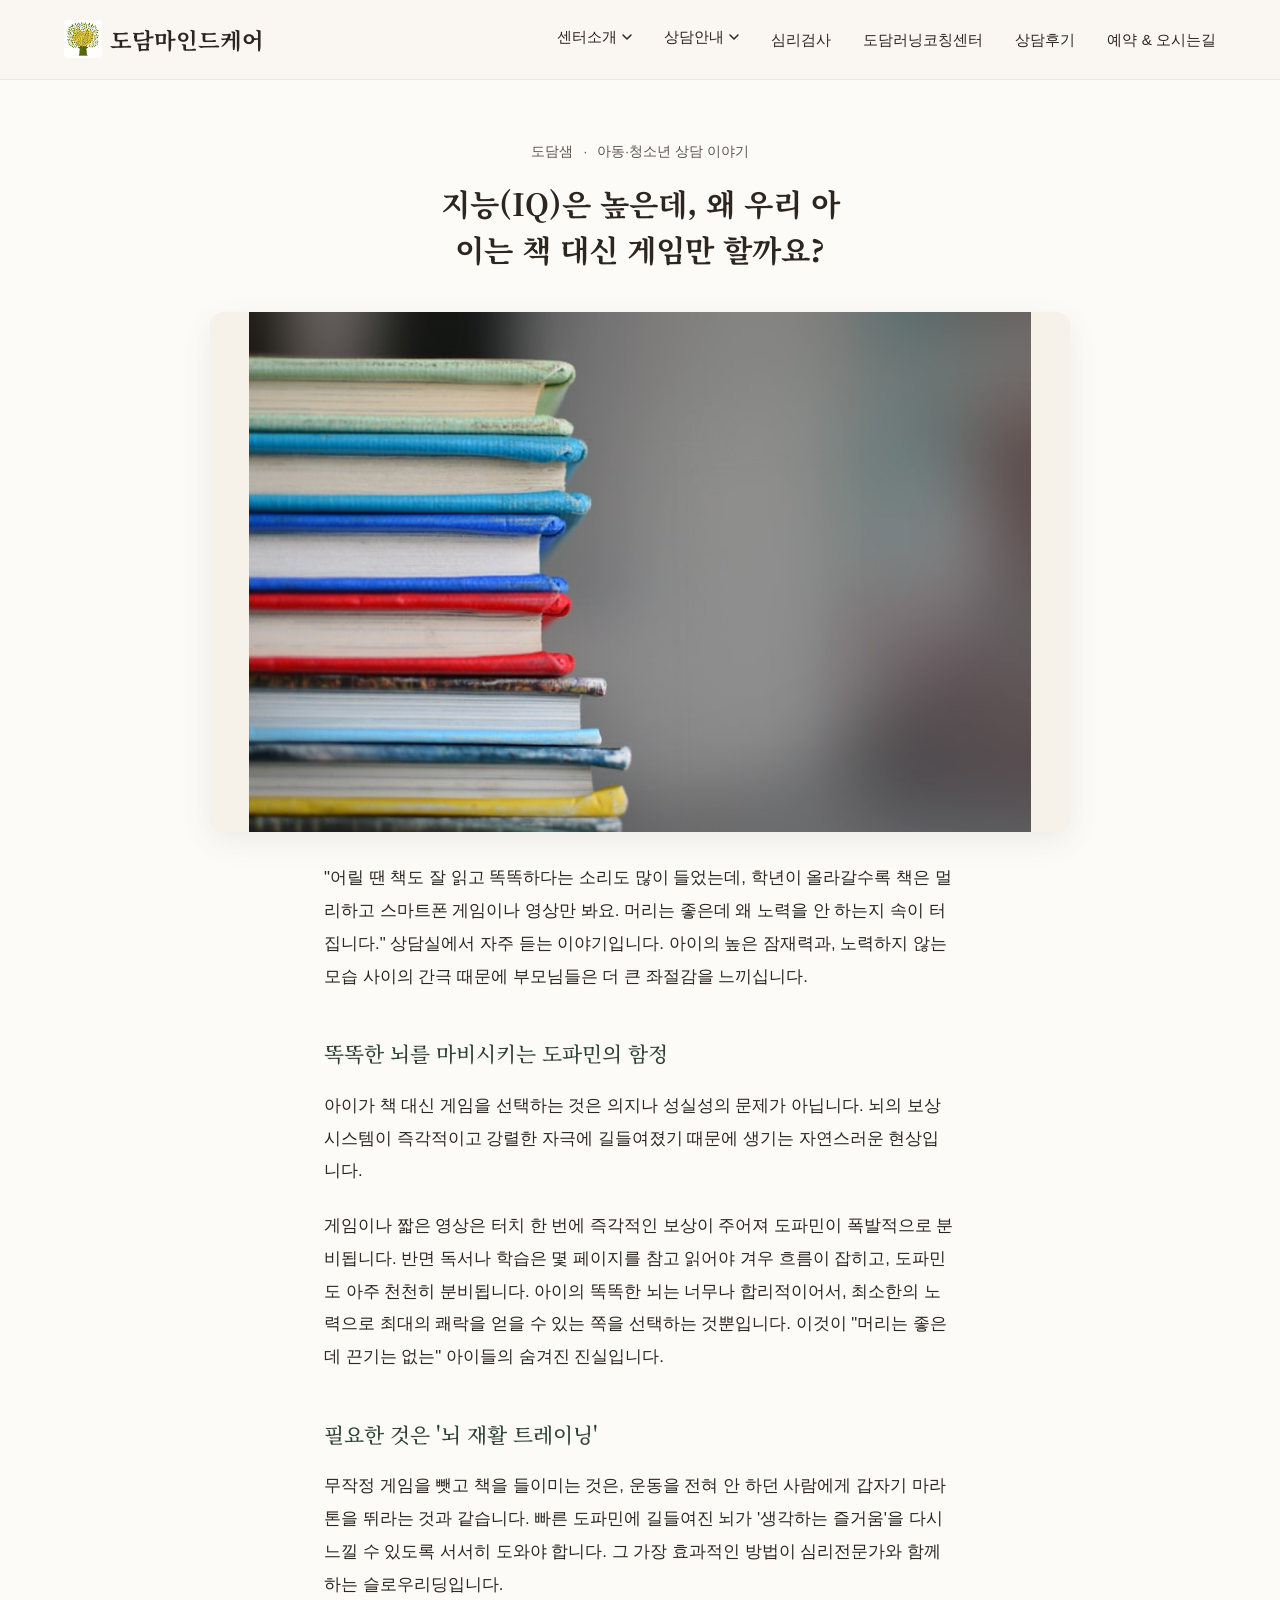
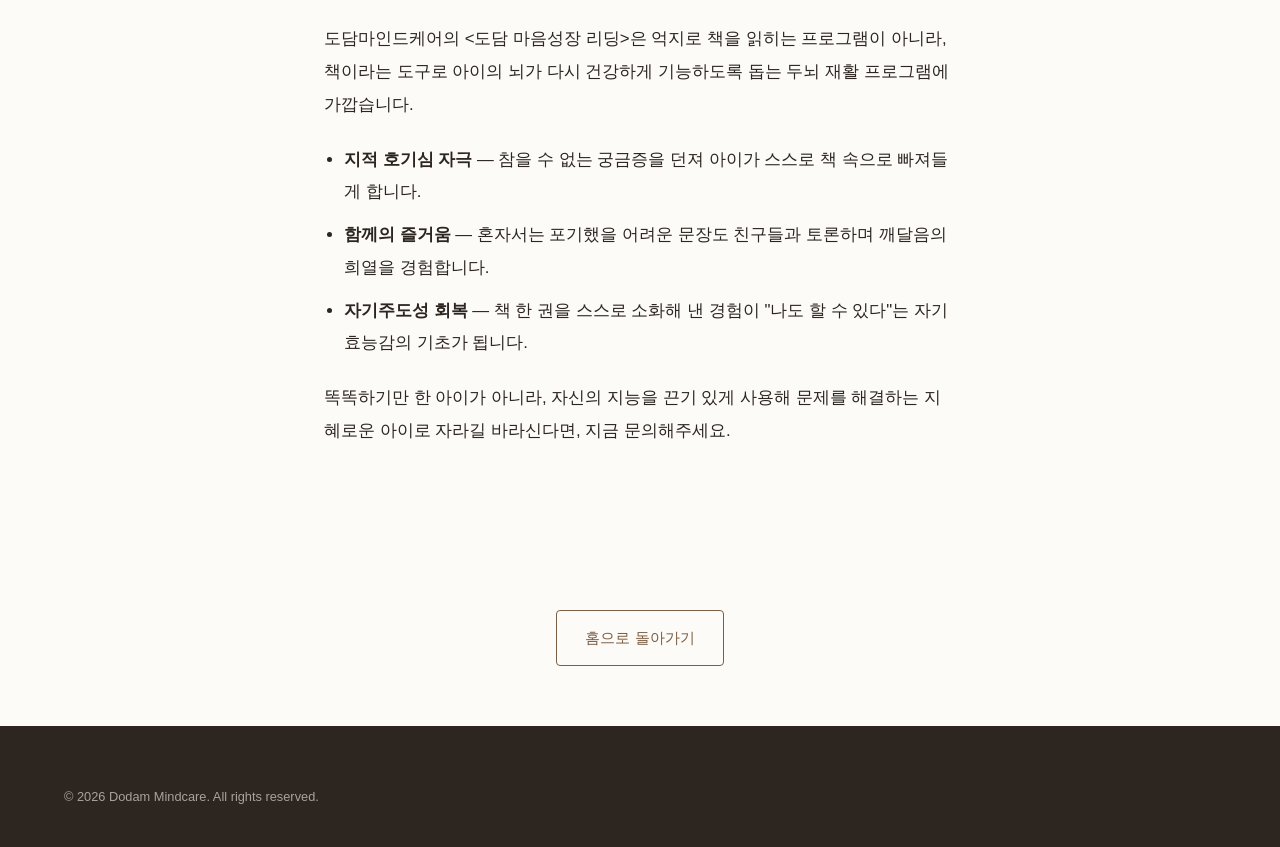
<file: stories/child-iq-game/index.html>
<!DOCTYPE html>
<html lang="ko">
<head>
  <meta charset="UTF-8">
  <meta name="viewport" content="width=device-width, initial-scale=1.0">
  <title>지능(IQ)은 높은데, 왜 우리 아이는 책 대신 게임만 할까요? | 도담마인드케어</title>
  <meta name="description" content="아이가 책 대신 게임을 선택하는 뇌과학적 이유와, 슬로우리딩으로 생각하는 힘을 키우는 방법">
  <link rel="stylesheet" href="../../css/style.css">
  <style>
    .story-hero {
      padding-top: calc(var(--header-height) + 60px);
      padding-bottom: 40px;
      text-align: center;
      max-width: 720px;
      margin: 0 auto;
    }
    .story-meta {
      display: flex;
      justify-content: center;
      gap: 10px;
      align-items: center;
      color: var(--text-muted);
      font-size: 0.85rem;
      margin-bottom: 18px;
    }
    .story-hero h1 {
      font-family: 'Noto Serif KR', serif;
      font-size: 1.9rem;
      line-height: 1.5;
      font-weight: 700;
      text-wrap: balance;
    }
    .story-hero-img {
      width: 100%;
      max-width: 860px;
      max-height: 520px;
      margin: 0 auto 10px;
      border-radius: 14px;
      overflow: hidden;
      box-shadow: var(--shadow-md);
      background: var(--bg-secondary);
      display: flex;
      align-items: center;
      justify-content: center;
    }
    .story-hero-img img {
      width: 100%;
      max-height: 520px;
      display: block;
      object-fit: contain;
    }
    .story-body {
      max-width: 680px;
      margin: 0 auto;
      padding: 20px 24px 100px;
      color: var(--text-main);
      font-size: 1.05rem;
      line-height: 1.95;
    }
    .story-body h2 {
      font-family: 'Noto Serif KR', serif;
      font-size: 1.3rem;
      margin: 40px 0 16px;
      color: var(--color-sage-dark);
    }
    .story-body p {
      margin-bottom: 22px;
    }
    .story-body ul {
      margin: 0 0 22px 20px;
    }
    .story-body li {
      margin-bottom: 10px;
    }
    .story-body p.quote {
      font-family: 'Noto Serif KR', serif;
      font-style: italic;
      color: var(--color-wood-dark);
      background: var(--bg-secondary);
      border-left: 3px solid var(--color-wood);
      padding: 16px 20px;
      border-radius: 6px;
      margin: 28px 0;
    }
    .story-checklist {
      background: var(--color-sage-light);
      border-radius: 10px;
      padding: 20px 24px;
      margin: 28px 0;
    }
    .story-checklist li {
      list-style: none;
      margin-bottom: 10px;
      padding-left: 24px;
      position: relative;
    }
    .story-checklist li::before {
      content: '✓';
      position: absolute;
      left: 0;
      color: var(--color-sage-dark);
      font-weight: 700;
    }
    .story-cta {
      text-align: center;
      margin-top: 50px;
      padding: 30px 24px;
      background: var(--bg-secondary);
      border-radius: 14px;
    }
    .story-tag {
      display: inline-block;
      font-size: 0.8rem;
      font-weight: 600;
      color: var(--color-wood);
      background: var(--bg-secondary);
      padding: 4px 14px;
      border-radius: 999px;
      margin-bottom: 8px;
    }
    .story-back {
      display: block;
      text-align: center;
      margin-top: 40px;
      width: fit-content;
      margin-left: auto;
      margin-right: auto;
    }
  </style>
</head>
<body>

  <header class="header" id="header">
    <div class="container">
      <div class="brand-group">
        <button class="nav-toggle" id="nav-toggle" aria-label="메뉴 열기">
          <svg width="24" height="24" viewBox="0 0 24 24" fill="none" stroke="currentColor" stroke-width="2" stroke-linecap="round" stroke-linejoin="round"><line x1="3" y1="12" x2="21" y2="12"/><line x1="3" y1="6" x2="21" y2="6"/><line x1="3" y1="18" x2="21" y2="18"/></svg>
        </button>
        <a href="../../index.html#hero" class="logo">
          <img src="../../logo.png" alt="도담마인드케어 로고" style="height: 38px; width: auto; object-fit: contain; border-radius: 4px;">
          도담마인드케어
        </a>
      </div>
      <nav class="nav" id="nav-menu">
        <div class="nav-group">
          <button type="button" class="nav-group-toggle" aria-expanded="false" aria-haspopup="true">
            센터소개
            <svg class="nav-caret" width="10" height="6" viewBox="0 0 10 6" fill="none"><path d="M1 1l4 4 4-4" stroke="currentColor" stroke-width="1.5" stroke-linecap="round" stroke-linejoin="round"/></svg>
          </button>
          <div class="nav-dropdown">
            <a href="../../index.html#intro" class="nav-link nav-dropdown-link">센터소개</a>
            <a href="../../index.html#difference" class="nav-link nav-dropdown-link">도담의 차별점</a>
            <a href="../../index.html#approach" class="nav-link nav-dropdown-link">상담 접근 방식</a>
            <a href="../../index.html#team" class="nav-link nav-dropdown-link">상담진 소개</a>
            <a href="../../index.html#gallery" class="nav-link nav-dropdown-link">공간 소개</a>
          </div>
        </div>
        <div class="nav-group">
          <button type="button" class="nav-group-toggle" aria-expanded="false" aria-haspopup="true">
            상담안내
            <svg class="nav-caret" width="10" height="6" viewBox="0 0 10 6" fill="none"><path d="M1 1l4 4 4-4" stroke="currentColor" stroke-width="1.5" stroke-linecap="round" stroke-linejoin="round"/></svg>
          </button>
          <div class="nav-dropdown">
            <a href="../../index.html#services" class="nav-link nav-dropdown-link">상담 영역</a>
            <a href="../../index.html#program" class="nav-link nav-dropdown-link">프로그램 · 강좌 · 독서모임</a>
          </div>
        </div>
        <a href="../../index.html#test" class="nav-link">심리검사</a>
        <a href="../../learning-coaching/index.html" class="nav-link">도담러닝코칭센터</a>
        <a href="../../index.html#reviews" class="nav-link">상담후기</a>
        <a href="../../index.html#contact" class="nav-link">예약 & 오시는길</a>
      </nav>
    </div>
  </header>

  <main>
    <div class="story-hero">
      <div class="story-meta">
        <span>도담샘</span> · <span>아동·청소년 상담 이야기</span>
      </div>
      <h1>지능(IQ)은 높은데, 왜 우리 아이는 책 대신 게임만 할까요?</h1>
    </div>

    <div class="story-hero-img">
      <img src="cover.jpg" alt="색색의 책이 쌓여 있는 모습">
    </div>

    <article class="story-body">

      <p>"어릴 땐 책도 잘 읽고 똑똑하다는 소리도 많이 들었는데, 학년이 올라갈수록 책은 멀리하고 스마트폰 게임이나 영상만 봐요. 머리는 좋은데 왜 노력을 안 하는지 속이 터집니다." 상담실에서 자주 듣는 이야기입니다. 아이의 높은 잠재력과, 노력하지 않는 모습 사이의 간극 때문에 부모님들은 더 큰 좌절감을 느끼십니다.</p>

      <h2>똑똑한 뇌를 마비시키는 도파민의 함정</h2>

      <p>아이가 책 대신 게임을 선택하는 것은 의지나 성실성의 문제가 아닙니다. 뇌의 보상 시스템이 즉각적이고 강렬한 자극에 길들여졌기 때문에 생기는 자연스러운 현상입니다.</p>

      <p>게임이나 짧은 영상은 터치 한 번에 즉각적인 보상이 주어져 도파민이 폭발적으로 분비됩니다. 반면 독서나 학습은 몇 페이지를 참고 읽어야 겨우 흐름이 잡히고, 도파민도 아주 천천히 분비됩니다. 아이의 똑똑한 뇌는 너무나 합리적이어서, 최소한의 노력으로 최대의 쾌락을 얻을 수 있는 쪽을 선택하는 것뿐입니다. 이것이 "머리는 좋은데 끈기는 없는" 아이들의 숨겨진 진실입니다.</p>

      <h2>필요한 것은 '뇌 재활 트레이닝'</h2>

      <p>무작정 게임을 뺏고 책을 들이미는 것은, 운동을 전혀 안 하던 사람에게 갑자기 마라톤을 뛰라는 것과 같습니다. 빠른 도파민에 길들여진 뇌가 '생각하는 즐거움'을 다시 느낄 수 있도록 서서히 도와야 합니다. 그 가장 효과적인 방법이 심리전문가와 함께하는 슬로우리딩입니다.</p>

      <p>도담마인드케어의 &lt;도담 마음성장 리딩&gt;은 억지로 책을 읽히는 프로그램이 아니라, 책이라는 도구로 아이의 뇌가 다시 건강하게 기능하도록 돕는 두뇌 재활 프로그램에 가깝습니다.</p>

      <ul>
        <li><strong>지적 호기심 자극</strong> — 참을 수 없는 궁금증을 던져 아이가 스스로 책 속으로 빠져들게 합니다.</li>
        <li><strong>함께의 즐거움</strong> — 혼자서는 포기했을 어려운 문장도 친구들과 토론하며 깨달음의 희열을 경험합니다.</li>
        <li><strong>자기주도성 회복</strong> — 책 한 권을 스스로 소화해 낸 경험이 "나도 할 수 있다"는 자기효능감의 기초가 됩니다.</li>
      </ul>

      <p>똑똑하기만 한 아이가 아니라, 자신의 지능을 끈기 있게 사용해 문제를 해결하는 지혜로운 아이로 자라길 바라신다면, 지금 문의해주세요.</p>


    </article>

    <a href="../../index.html" class="story-back btn btn-secondary">홈으로 돌아가기</a>
    <div style="height: 60px;"></div>
  </main>

  <footer class="footer">
    <div class="container">
      <div class="footer-bottom">
        <p>&copy; 2026 Dodam Mindcare. All rights reserved.</p>
      </div>
    </div>
  </footer>

  <script>
    document.addEventListener('DOMContentLoaded', () => {
      const header = document.getElementById('header');
      const navMenu = document.getElementById('nav-menu');
      const navToggle = document.getElementById('nav-toggle');
      const navLinks = document.querySelectorAll('.nav-link');
      const navGroups = document.querySelectorAll('.nav-group');

      function closeNavGroups() {
        navGroups.forEach(g => {
          g.classList.remove('open');
          g.querySelector('.nav-group-toggle')?.setAttribute('aria-expanded', 'false');
        });
      }

      window.addEventListener('scroll', () => {
        header.classList.toggle('scrolled', window.scrollY > 50);
      });

      if (navToggle) {
        navToggle.addEventListener('click', () => {
          navMenu.classList.toggle('active');
          navToggle.classList.toggle('active');
          closeNavGroups();
        });
      }

      navLinks.forEach(link => {
        link.addEventListener('click', () => {
          navMenu.classList.remove('active');
          navToggle.classList.remove('active');
          closeNavGroups();
        });
      });

      navGroups.forEach(group => {
        const toggle = group.querySelector('.nav-group-toggle');
        if (!toggle) return;
        toggle.addEventListener('click', (e) => {
          e.stopPropagation();
          const isOpen = group.classList.contains('open');
          closeNavGroups();
          if (!isOpen) {
            group.classList.add('open');
            toggle.setAttribute('aria-expanded', 'true');
          }
        });
      });

      document.addEventListener('click', (e) => {
        if (!e.target.closest('.nav-group')) closeNavGroups();
      });
    });
  </script>
</body>
</html>
</file>
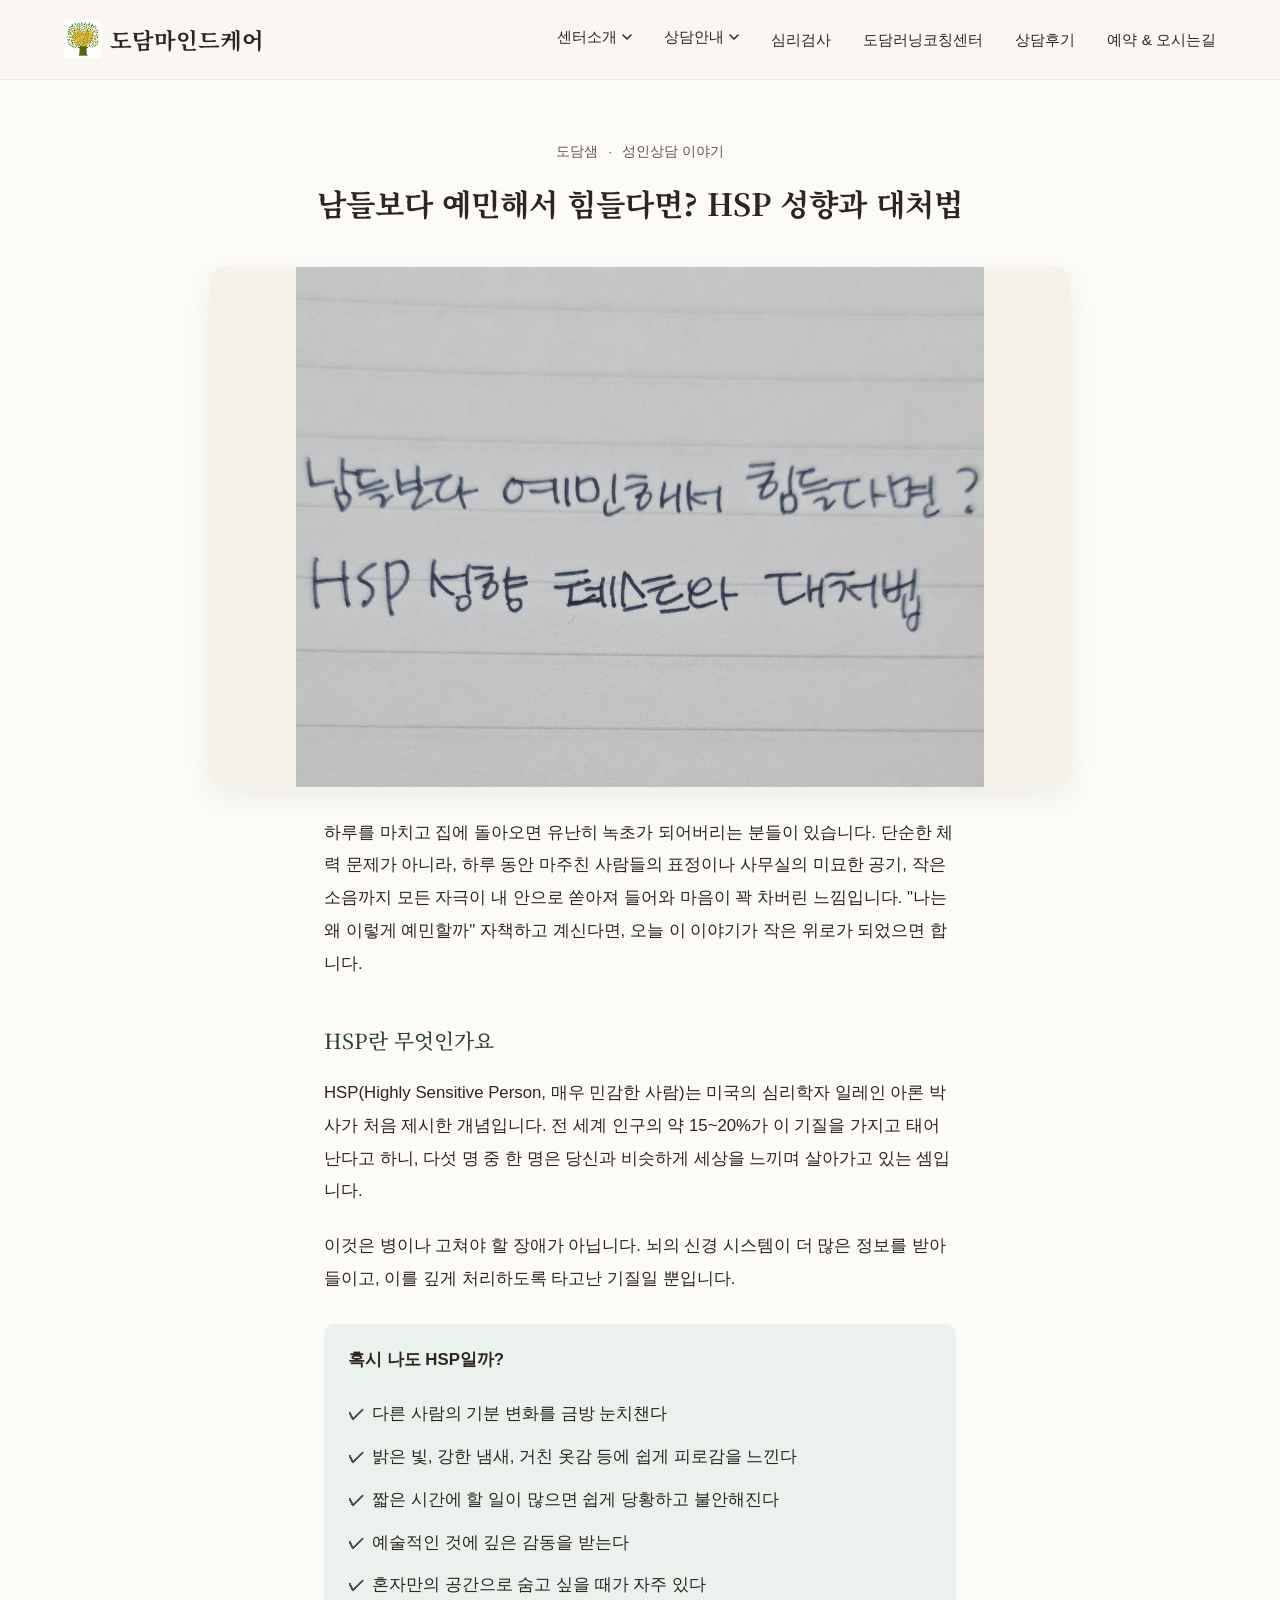
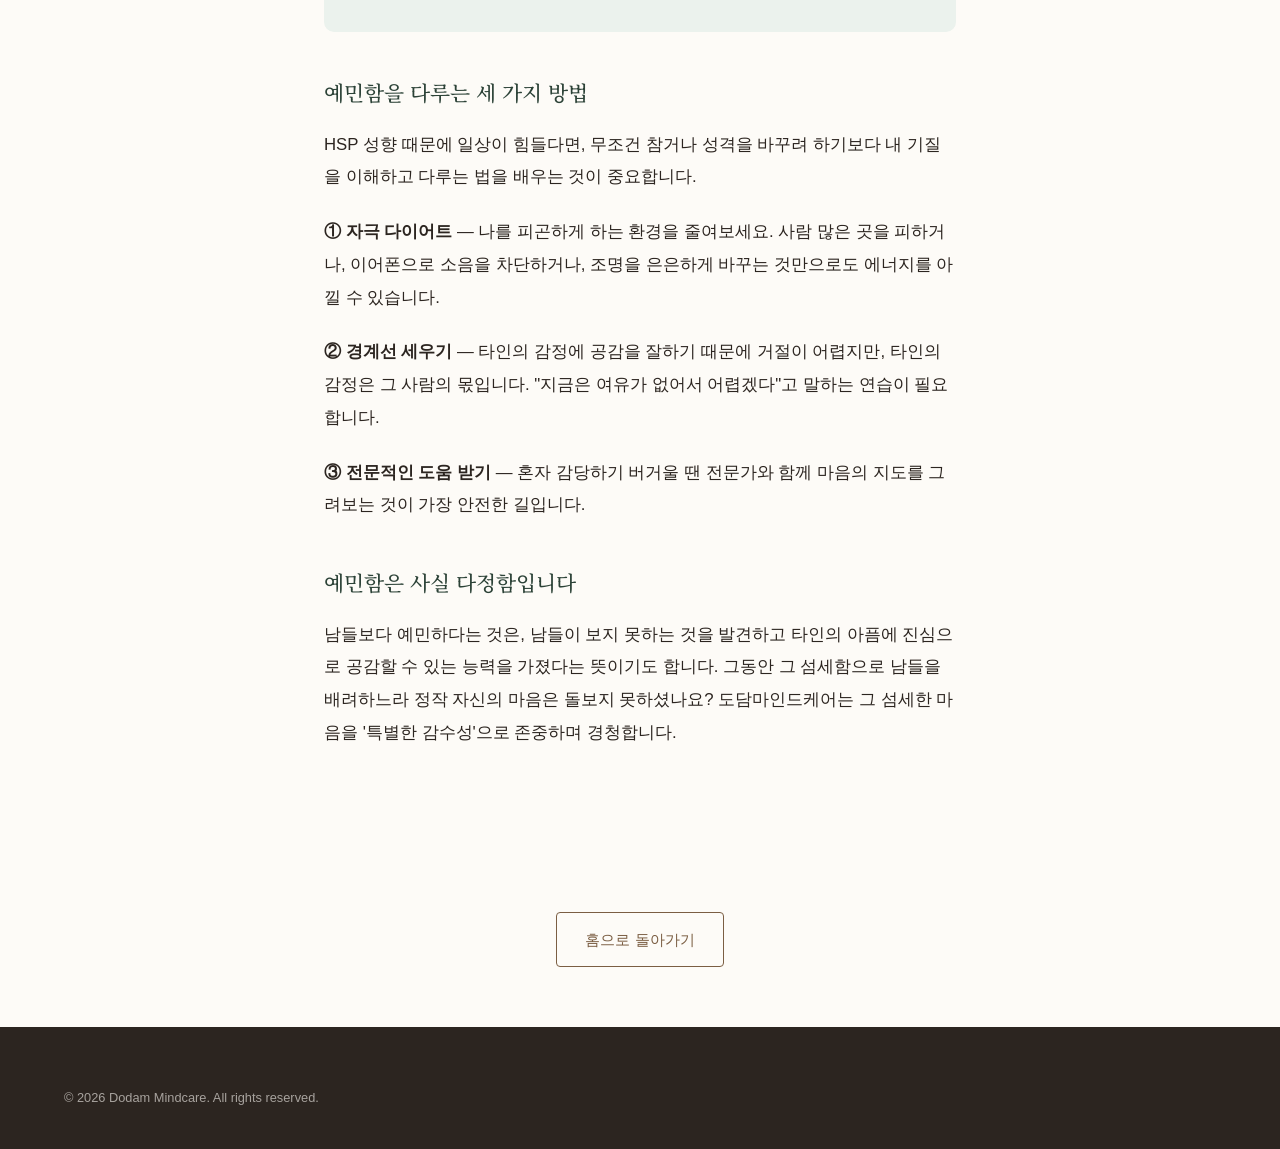
<file: stories/hsp-sensitivity/index.html>
<!DOCTYPE html>
<html lang="ko">
<head>
  <meta charset="UTF-8">
  <meta name="viewport" content="width=device-width, initial-scale=1.0">
  <title>남들보다 예민해서 힘들다면? HSP 성향과 대처법 | 도담마인드케어</title>
  <meta name="description" content="매우 민감한 사람(HSP)이란 무엇인지, 그리고 예민함을 다루는 세 가지 방법">
  <link rel="stylesheet" href="../../css/style.css">
  <style>
    .story-hero {
      padding-top: calc(var(--header-height) + 60px);
      padding-bottom: 40px;
      text-align: center;
      max-width: 720px;
      margin: 0 auto;
    }
    .story-meta {
      display: flex;
      justify-content: center;
      gap: 10px;
      align-items: center;
      color: var(--text-muted);
      font-size: 0.85rem;
      margin-bottom: 18px;
    }
    .story-hero h1 {
      font-family: 'Noto Serif KR', serif;
      font-size: 1.9rem;
      line-height: 1.5;
      font-weight: 700;
      text-wrap: balance;
    }
    .story-hero-img {
      width: 100%;
      max-width: 860px;
      max-height: 520px;
      margin: 0 auto 10px;
      border-radius: 14px;
      overflow: hidden;
      box-shadow: var(--shadow-md);
      background: var(--bg-secondary);
      display: flex;
      align-items: center;
      justify-content: center;
    }
    .story-hero-img img {
      width: 100%;
      max-height: 520px;
      display: block;
      object-fit: contain;
    }
    .story-body {
      max-width: 680px;
      margin: 0 auto;
      padding: 20px 24px 100px;
      color: var(--text-main);
      font-size: 1.05rem;
      line-height: 1.95;
    }
    .story-body h2 {
      font-family: 'Noto Serif KR', serif;
      font-size: 1.3rem;
      margin: 40px 0 16px;
      color: var(--color-sage-dark);
    }
    .story-body p {
      margin-bottom: 22px;
    }
    .story-body ul {
      margin: 0 0 22px 20px;
    }
    .story-body li {
      margin-bottom: 10px;
    }
    .story-body p.quote {
      font-family: 'Noto Serif KR', serif;
      font-style: italic;
      color: var(--color-wood-dark);
      background: var(--bg-secondary);
      border-left: 3px solid var(--color-wood);
      padding: 16px 20px;
      border-radius: 6px;
      margin: 28px 0;
    }
    .story-checklist {
      background: var(--color-sage-light);
      border-radius: 10px;
      padding: 20px 24px;
      margin: 28px 0;
    }
    .story-checklist li {
      list-style: none;
      margin-bottom: 10px;
      padding-left: 24px;
      position: relative;
    }
    .story-checklist li::before {
      content: '✓';
      position: absolute;
      left: 0;
      color: var(--color-sage-dark);
      font-weight: 700;
    }
    .story-cta {
      text-align: center;
      margin-top: 50px;
      padding: 30px 24px;
      background: var(--bg-secondary);
      border-radius: 14px;
    }
    .story-tag {
      display: inline-block;
      font-size: 0.8rem;
      font-weight: 600;
      color: var(--color-wood);
      background: var(--bg-secondary);
      padding: 4px 14px;
      border-radius: 999px;
      margin-bottom: 8px;
    }
    .story-back {
      display: block;
      text-align: center;
      margin-top: 40px;
      width: fit-content;
      margin-left: auto;
      margin-right: auto;
    }
  </style>
</head>
<body>

  <header class="header" id="header">
    <div class="container">
      <div class="brand-group">
        <button class="nav-toggle" id="nav-toggle" aria-label="메뉴 열기">
          <svg width="24" height="24" viewBox="0 0 24 24" fill="none" stroke="currentColor" stroke-width="2" stroke-linecap="round" stroke-linejoin="round"><line x1="3" y1="12" x2="21" y2="12"/><line x1="3" y1="6" x2="21" y2="6"/><line x1="3" y1="18" x2="21" y2="18"/></svg>
        </button>
        <a href="../../index.html#hero" class="logo">
          <img src="../../logo.png" alt="도담마인드케어 로고" style="height: 38px; width: auto; object-fit: contain; border-radius: 4px;">
          도담마인드케어
        </a>
      </div>
      <nav class="nav" id="nav-menu">
        <div class="nav-group">
          <button type="button" class="nav-group-toggle" aria-expanded="false" aria-haspopup="true">
            센터소개
            <svg class="nav-caret" width="10" height="6" viewBox="0 0 10 6" fill="none"><path d="M1 1l4 4 4-4" stroke="currentColor" stroke-width="1.5" stroke-linecap="round" stroke-linejoin="round"/></svg>
          </button>
          <div class="nav-dropdown">
            <a href="../../index.html#intro" class="nav-link nav-dropdown-link">센터소개</a>
            <a href="../../index.html#difference" class="nav-link nav-dropdown-link">도담의 차별점</a>
            <a href="../../index.html#approach" class="nav-link nav-dropdown-link">상담 접근 방식</a>
            <a href="../../index.html#team" class="nav-link nav-dropdown-link">상담진 소개</a>
            <a href="../../index.html#gallery" class="nav-link nav-dropdown-link">공간 소개</a>
          </div>
        </div>
        <div class="nav-group">
          <button type="button" class="nav-group-toggle" aria-expanded="false" aria-haspopup="true">
            상담안내
            <svg class="nav-caret" width="10" height="6" viewBox="0 0 10 6" fill="none"><path d="M1 1l4 4 4-4" stroke="currentColor" stroke-width="1.5" stroke-linecap="round" stroke-linejoin="round"/></svg>
          </button>
          <div class="nav-dropdown">
            <a href="../../index.html#services" class="nav-link nav-dropdown-link">상담 영역</a>
            <a href="../../index.html#program" class="nav-link nav-dropdown-link">프로그램 · 강좌 · 독서모임</a>
          </div>
        </div>
        <a href="../../index.html#test" class="nav-link">심리검사</a>
        <a href="../../learning-coaching/index.html" class="nav-link">도담러닝코칭센터</a>
        <a href="../../index.html#reviews" class="nav-link">상담후기</a>
        <a href="../../index.html#contact" class="nav-link">예약 & 오시는길</a>
      </nav>
    </div>
  </header>

  <main>
    <div class="story-hero">
      <div class="story-meta">
        <span>도담샘</span> · <span>성인상담 이야기</span>
      </div>
      <h1>남들보다 예민해서 힘들다면? HSP 성향과 대처법</h1>
    </div>

    <div class="story-hero-img">
      <img src="cover.jpg" alt="노트에 손글씨로 적은 제목">
    </div>

    <article class="story-body">

      <p>하루를 마치고 집에 돌아오면 유난히 녹초가 되어버리는 분들이 있습니다. 단순한 체력 문제가 아니라, 하루 동안 마주친 사람들의 표정이나 사무실의 미묘한 공기, 작은 소음까지 모든 자극이 내 안으로 쏟아져 들어와 마음이 꽉 차버린 느낌입니다. "나는 왜 이렇게 예민할까" 자책하고 계신다면, 오늘 이 이야기가 작은 위로가 되었으면 합니다.</p>

      <h2>HSP란 무엇인가요</h2>

      <p>HSP(Highly Sensitive Person, 매우 민감한 사람)는 미국의 심리학자 일레인 아론 박사가 처음 제시한 개념입니다. 전 세계 인구의 약 15~20%가 이 기질을 가지고 태어난다고 하니, 다섯 명 중 한 명은 당신과 비슷하게 세상을 느끼며 살아가고 있는 셈입니다.</p>

      <p>이것은 병이나 고쳐야 할 장애가 아닙니다. 뇌의 신경 시스템이 더 많은 정보를 받아들이고, 이를 깊게 처리하도록 타고난 기질일 뿐입니다.</p>

      <div class="story-checklist">
        <p style="margin-top:0; font-weight:600;">혹시 나도 HSP일까?</p>
        <ul style="margin:0;">
          <li>다른 사람의 기분 변화를 금방 눈치챈다</li>
          <li>밝은 빛, 강한 냄새, 거친 옷감 등에 쉽게 피로감을 느낀다</li>
          <li>짧은 시간에 할 일이 많으면 쉽게 당황하고 불안해진다</li>
          <li>예술적인 것에 깊은 감동을 받는다</li>
          <li>혼자만의 공간으로 숨고 싶을 때가 자주 있다</li>
        </ul>
      </div>

      <h2>예민함을 다루는 세 가지 방법</h2>

      <p>HSP 성향 때문에 일상이 힘들다면, 무조건 참거나 성격을 바꾸려 하기보다 내 기질을 이해하고 다루는 법을 배우는 것이 중요합니다.</p>

      <p><strong>① 자극 다이어트</strong> — 나를 피곤하게 하는 환경을 줄여보세요. 사람 많은 곳을 피하거나, 이어폰으로 소음을 차단하거나, 조명을 은은하게 바꾸는 것만으로도 에너지를 아낄 수 있습니다.</p>

      <p><strong>② 경계선 세우기</strong> — 타인의 감정에 공감을 잘하기 때문에 거절이 어렵지만, 타인의 감정은 그 사람의 몫입니다. "지금은 여유가 없어서 어렵겠다"고 말하는 연습이 필요합니다.</p>

      <p><strong>③ 전문적인 도움 받기</strong> — 혼자 감당하기 버거울 땐 전문가와 함께 마음의 지도를 그려보는 것이 가장 안전한 길입니다.</p>

      <h2>예민함은 사실 다정함입니다</h2>

      <p>남들보다 예민하다는 것은, 남들이 보지 못하는 것을 발견하고 타인의 아픔에 진심으로 공감할 수 있는 능력을 가졌다는 뜻이기도 합니다. 그동안 그 섬세함으로 남들을 배려하느라 정작 자신의 마음은 돌보지 못하셨나요? 도담마인드케어는 그 섬세한 마음을 '특별한 감수성'으로 존중하며 경청합니다.</p>


    </article>

    <a href="../../index.html" class="story-back btn btn-secondary">홈으로 돌아가기</a>
    <div style="height: 60px;"></div>
  </main>

  <footer class="footer">
    <div class="container">
      <div class="footer-bottom">
        <p>&copy; 2026 Dodam Mindcare. All rights reserved.</p>
      </div>
    </div>
  </footer>

  <script>
    document.addEventListener('DOMContentLoaded', () => {
      const header = document.getElementById('header');
      const navMenu = document.getElementById('nav-menu');
      const navToggle = document.getElementById('nav-toggle');
      const navLinks = document.querySelectorAll('.nav-link');
      const navGroups = document.querySelectorAll('.nav-group');

      function closeNavGroups() {
        navGroups.forEach(g => {
          g.classList.remove('open');
          g.querySelector('.nav-group-toggle')?.setAttribute('aria-expanded', 'false');
        });
      }

      window.addEventListener('scroll', () => {
        header.classList.toggle('scrolled', window.scrollY > 50);
      });

      if (navToggle) {
        navToggle.addEventListener('click', () => {
          navMenu.classList.toggle('active');
          navToggle.classList.toggle('active');
          closeNavGroups();
        });
      }

      navLinks.forEach(link => {
        link.addEventListener('click', () => {
          navMenu.classList.remove('active');
          navToggle.classList.remove('active');
          closeNavGroups();
        });
      });

      navGroups.forEach(group => {
        const toggle = group.querySelector('.nav-group-toggle');
        if (!toggle) return;
        toggle.addEventListener('click', (e) => {
          e.stopPropagation();
          const isOpen = group.classList.contains('open');
          closeNavGroups();
          if (!isOpen) {
            group.classList.add('open');
            toggle.setAttribute('aria-expanded', 'true');
          }
        });
      });

      document.addEventListener('click', (e) => {
        if (!e.target.closest('.nav-group')) closeNavGroups();
      });
    });
  </script>
</body>
</html>
</file>
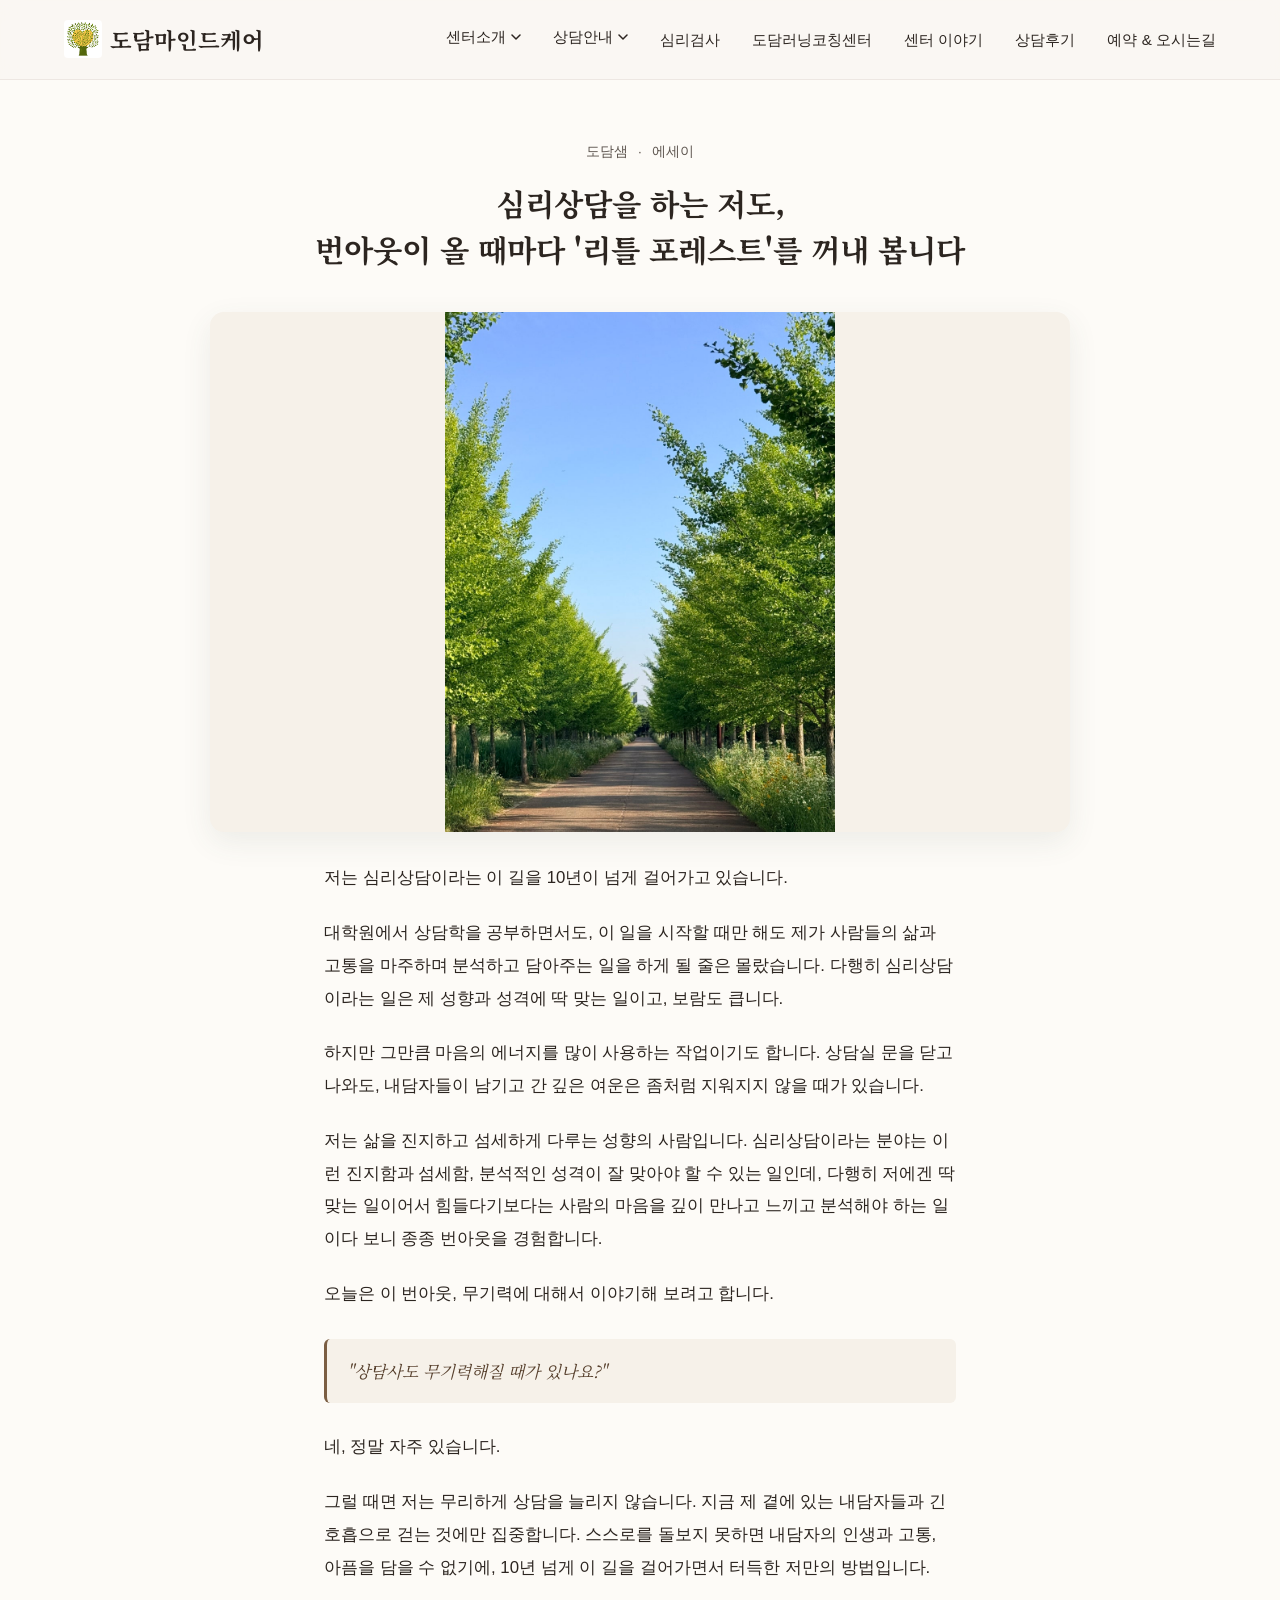
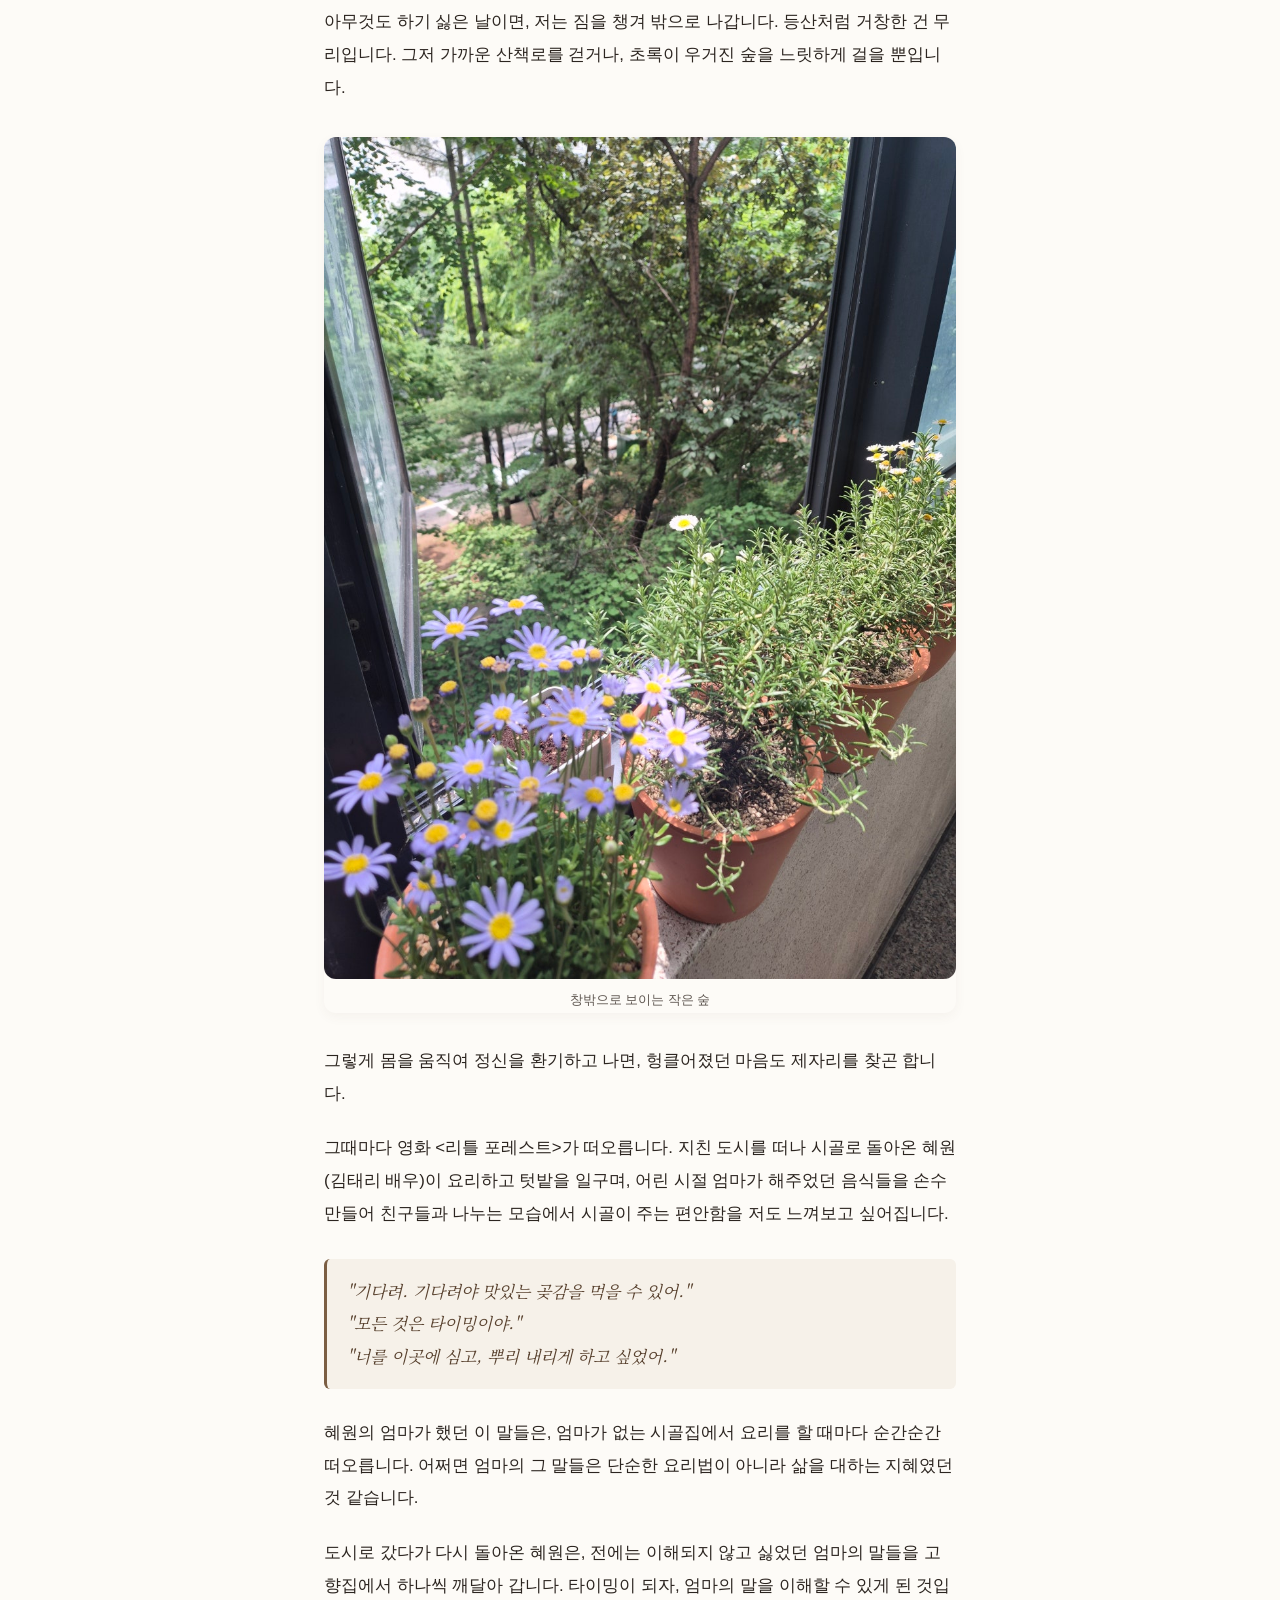
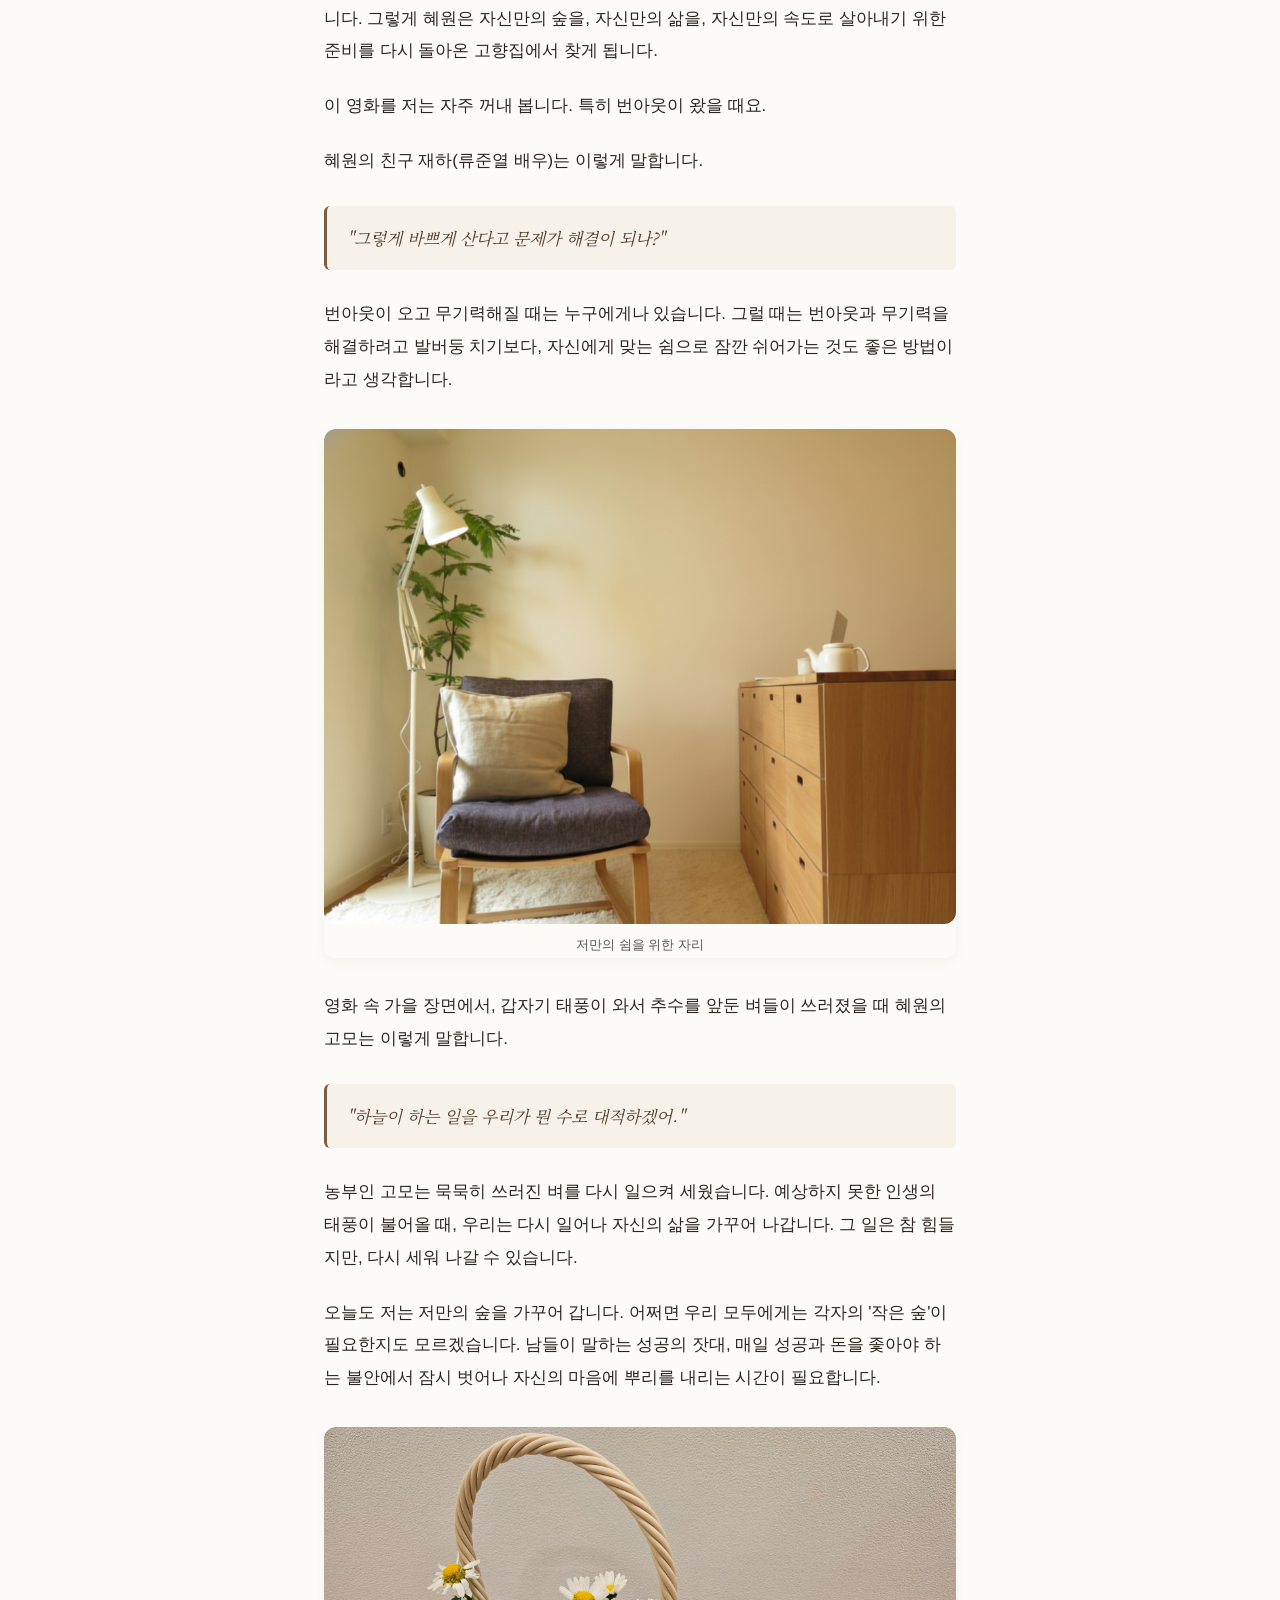
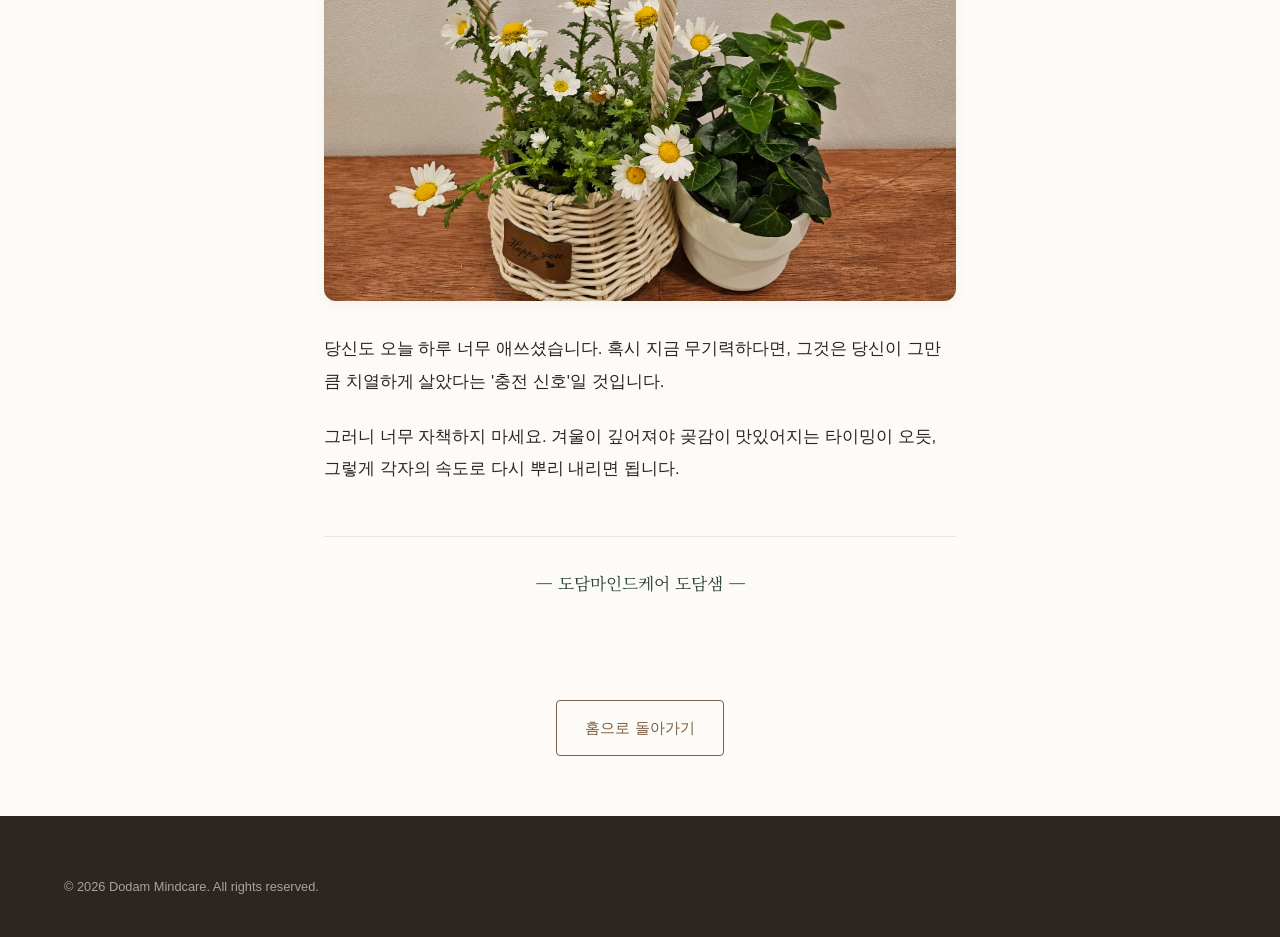
<file: stories/little-forest-burnout/index.html>
<!DOCTYPE html>
<html lang="ko">
<head>
  <meta charset="UTF-8">
  <meta name="viewport" content="width=device-width, initial-scale=1.0">
  <title>심리상담을 하는 저도, 번아웃이 올 때마다 '리틀 포레스트'를 꺼내 봅니다 | 도담마인드케어</title>
  <meta name="description" content="10년 넘게 심리상담을 해온 도담마인드케어 원장이 번아웃을 다스리는 자신만의 방법과 영화 <리틀 포레스트>에 관한 이야기">
  <link rel="stylesheet" href="../../css/style.css">
  <style>
    .story-hero {
      padding-top: calc(var(--header-height) + 60px);
      padding-bottom: 40px;
      text-align: center;
      max-width: 720px;
      margin: 0 auto;
    }
    .story-meta {
      display: flex;
      justify-content: center;
      gap: 10px;
      align-items: center;
      color: var(--text-muted);
      font-size: 0.85rem;
      margin-bottom: 18px;
    }
    .story-hero h1 {
      font-family: 'Noto Serif KR', serif;
      font-size: 1.9rem;
      line-height: 1.5;
      font-weight: 700;
      text-wrap: balance;
    }
    .story-hero-img {
      width: 100%;
      max-width: 860px;
      max-height: 520px;
      margin: 0 auto 10px;
      border-radius: 14px;
      overflow: hidden;
      box-shadow: var(--shadow-md);
      background: var(--bg-secondary);
      display: flex;
      align-items: center;
      justify-content: center;
    }
    .story-hero-img img {
      width: 100%;
      max-height: 520px;
      display: block;
      object-fit: contain;
    }
    .story-body {
      max-width: 680px;
      margin: 0 auto;
      padding: 20px 24px 100px;
      color: var(--text-main);
      font-size: 1.05rem;
      line-height: 1.95;
    }
    .story-body p {
      margin-bottom: 22px;
    }
    .story-body p.quote {
      font-family: 'Noto Serif KR', serif;
      font-style: italic;
      color: var(--color-wood-dark);
      background: var(--bg-secondary);
      border-left: 3px solid var(--color-wood);
      padding: 16px 20px;
      border-radius: 6px;
      margin: 28px 0;
    }
    .story-inline-img {
      width: 100%;
      border-radius: 12px;
      margin: 32px 0;
      box-shadow: var(--shadow-sm);
    }
    .story-inline-img img {
      width: 100%;
      display: block;
      border-radius: 12px;
    }
    .story-inline-img figcaption {
      text-align: center;
      font-size: 0.82rem;
      color: var(--text-muted);
      margin-top: 8px;
    }
    .story-signoff {
      text-align: center;
      margin-top: 50px;
      padding-top: 30px;
      border-top: 1px solid rgba(123, 94, 67, 0.15);
      color: var(--color-sage-dark);
      font-family: 'Noto Serif KR', serif;
      font-size: 1.05rem;
    }
    .story-back {
      display: block;
      text-align: center;
      margin-top: 40px;
    }
  </style>
</head>
<body>

  <!-- Header / Navigation -->
  <header class="header" id="header">
    <div class="container">
      <div class="brand-group">
        <button class="nav-toggle" id="nav-toggle" aria-label="메뉴 열기">
          <svg width="24" height="24" viewBox="0 0 24 24" fill="none" stroke="currentColor" stroke-width="2" stroke-linecap="round" stroke-linejoin="round"><line x1="3" y1="12" x2="21" y2="12"/><line x1="3" y1="6" x2="21" y2="6"/><line x1="3" y1="18" x2="21" y2="18"/></svg>
        </button>
        <a href="../../index.html#hero" class="logo">
          <img src="../../logo.png" alt="도담마인드케어 로고" style="height: 38px; width: auto; object-fit: contain; border-radius: 4px;">
          도담마인드케어
        </a>
      </div>
      <nav class="nav" id="nav-menu">
        <div class="nav-group">
          <button type="button" class="nav-group-toggle" aria-expanded="false" aria-haspopup="true">
            센터소개
            <svg class="nav-caret" width="10" height="6" viewBox="0 0 10 6" fill="none"><path d="M1 1l4 4 4-4" stroke="currentColor" stroke-width="1.5" stroke-linecap="round" stroke-linejoin="round"/></svg>
          </button>
          <div class="nav-dropdown">
            <a href="../../index.html#intro" class="nav-link nav-dropdown-link">센터소개</a>
            <a href="../../index.html#difference" class="nav-link nav-dropdown-link">도담의 차별점</a>
            <a href="../../index.html#approach" class="nav-link nav-dropdown-link">상담 접근 방식</a>
            <a href="../../index.html#team" class="nav-link nav-dropdown-link">상담진 소개</a>
            <a href="../../index.html#gallery" class="nav-link nav-dropdown-link">공간 소개</a>
          </div>
        </div>
        <div class="nav-group">
          <button type="button" class="nav-group-toggle" aria-expanded="false" aria-haspopup="true">
            상담안내
            <svg class="nav-caret" width="10" height="6" viewBox="0 0 10 6" fill="none"><path d="M1 1l4 4 4-4" stroke="currentColor" stroke-width="1.5" stroke-linecap="round" stroke-linejoin="round"/></svg>
          </button>
          <div class="nav-dropdown">
            <a href="../../index.html#services" class="nav-link nav-dropdown-link">상담 영역</a>
            <a href="../../index.html#program" class="nav-link nav-dropdown-link">프로그램 · 강좌 · 독서모임</a>
          </div>
        </div>
        <a href="../../index.html#test" class="nav-link">심리검사</a>
        <a href="../../learning-coaching/index.html" class="nav-link">도담러닝코칭센터</a>
        <a href="../index.html" class="nav-link">센터 이야기</a>
        <a href="../../index.html#reviews" class="nav-link">상담후기</a>
        <a href="../../index.html#contact" class="nav-link">예약 & 오시는길</a>
      </nav>
    </div>
  </header>

  <main>
    <div class="story-hero">
      <div class="story-meta">
        <span>도담샘</span> · <span>에세이</span>
      </div>
      <h1>심리상담을 하는 저도,<br>번아웃이 올 때마다 '리틀 포레스트'를 꺼내 봅니다</h1>
    </div>

    <div class="story-hero-img">
      <img src="forest-path.jpg" alt="초록빛 나무가 늘어선 산책로">
    </div>

    <article class="story-body">
      <p>저는 심리상담이라는 이 길을 10년이 넘게 걸어가고 있습니다.</p>

      <p>대학원에서 상담학을 공부하면서도, 이 일을 시작할 때만 해도 제가 사람들의 삶과 고통을 마주하며 분석하고 담아주는 일을 하게 될 줄은 몰랐습니다. 다행히 심리상담이라는 일은 제 성향과 성격에 딱 맞는 일이고, 보람도 큽니다.</p>

      <p>하지만 그만큼 마음의 에너지를 많이 사용하는 작업이기도 합니다. 상담실 문을 닫고 나와도, 내담자들이 남기고 간 깊은 여운은 좀처럼 지워지지 않을 때가 있습니다.</p>

      <p>저는 삶을 진지하고 섬세하게 다루는 성향의 사람입니다. 심리상담이라는 분야는 이런 진지함과 섬세함, 분석적인 성격이 잘 맞아야 할 수 있는 일인데, 다행히 저에겐 딱 맞는 일이어서 힘들다기보다는 사람의 마음을 깊이 만나고 느끼고 분석해야 하는 일이다 보니 종종 번아웃을 경험합니다.</p>

      <p>오늘은 이 번아웃, 무기력에 대해서 이야기해 보려고 합니다.</p>

      <p class="quote">"상담사도 무기력해질 때가 있나요?"</p>

      <p>네, 정말 자주 있습니다.</p>

      <p>그럴 때면 저는 무리하게 상담을 늘리지 않습니다. 지금 제 곁에 있는 내담자들과 긴 호흡으로 걷는 것에만 집중합니다. 스스로를 돌보지 못하면 내담자의 인생과 고통, 아픔을 담을 수 없기에, 10년 넘게 이 길을 걸어가면서 터득한 저만의 방법입니다.</p>

      <p>아무것도 하기 싫은 날이면, 저는 짐을 챙겨 밖으로 나갑니다. 등산처럼 거창한 건 무리입니다. 그저 가까운 산책로를 걷거나, 초록이 우거진 숲을 느릿하게 걸을 뿐입니다.</p>

      <figure class="story-inline-img">
        <img src="window-view.jpg" alt="창밖으로 보이는 숲과 화분에 핀 데이지꽃">
        <figcaption>창밖으로 보이는 작은 숲</figcaption>
      </figure>

      <p>그렇게 몸을 움직여 정신을 환기하고 나면, 헝클어졌던 마음도 제자리를 찾곤 합니다.</p>

      <p>그때마다 영화 &lt;리틀 포레스트&gt;가 떠오릅니다. 지친 도시를 떠나 시골로 돌아온 혜원(김태리 배우)이 요리하고 텃밭을 일구며, 어린 시절 엄마가 해주었던 음식들을 손수 만들어 친구들과 나누는 모습에서 시골이 주는 편안함을 저도 느껴보고 싶어집니다.</p>

      <p class="quote">"기다려. 기다려야 맛있는 곶감을 먹을 수 있어."<br>"모든 것은 타이밍이야."<br>"너를 이곳에 심고, 뿌리 내리게 하고 싶었어."</p>

      <p>혜원의 엄마가 했던 이 말들은, 엄마가 없는 시골집에서 요리를 할 때마다 순간순간 떠오릅니다. 어쩌면 엄마의 그 말들은 단순한 요리법이 아니라 삶을 대하는 지혜였던 것 같습니다.</p>

      <p>도시로 갔다가 다시 돌아온 혜원은, 전에는 이해되지 않고 싫었던 엄마의 말들을 고향집에서 하나씩 깨달아 갑니다. 타이밍이 되자, 엄마의 말을 이해할 수 있게 된 것입니다. 그렇게 혜원은 자신만의 숲을, 자신만의 삶을, 자신만의 속도로 살아내기 위한 준비를 다시 돌아온 고향집에서 찾게 됩니다.</p>

      <p>이 영화를 저는 자주 꺼내 봅니다. 특히 번아웃이 왔을 때요.</p>

      <p>혜원의 친구 재하(류준열 배우)는 이렇게 말합니다.</p>

      <p class="quote">"그렇게 바쁘게 산다고 문제가 해결이 되나?"</p>

      <p>번아웃이 오고 무기력해질 때는 누구에게나 있습니다. 그럴 때는 번아웃과 무기력을 해결하려고 발버둥 치기보다, 자신에게 맞는 쉼으로 잠깐 쉬어가는 것도 좋은 방법이라고 생각합니다.</p>

      <figure class="story-inline-img">
        <img src="reading-corner.png" alt="식물과 스탠드 조명이 있는 편안한 독서 코너">
        <figcaption>저만의 쉼을 위한 자리</figcaption>
      </figure>

      <p>영화 속 가을 장면에서, 갑자기 태풍이 와서 추수를 앞둔 벼들이 쓰러졌을 때 혜원의 고모는 이렇게 말합니다.</p>

      <p class="quote">"하늘이 하는 일을 우리가 뭔 수로 대적하겠어."</p>

      <p>농부인 고모는 묵묵히 쓰러진 벼를 다시 일으켜 세웠습니다. 예상하지 못한 인생의 태풍이 불어올 때, 우리는 다시 일어나 자신의 삶을 가꾸어 나갑니다. 그 일은 참 힘들지만, 다시 세워 나갈 수 있습니다.</p>

      <p>오늘도 저는 저만의 숲을 가꾸어 갑니다. 어쩌면 우리 모두에게는 각자의 '작은 숲'이 필요한지도 모르겠습니다. 남들이 말하는 성공의 잣대, 매일 성공과 돈을 좇아야 하는 불안에서 잠시 벗어나 자신의 마음에 뿌리를 내리는 시간이 필요합니다.</p>

      <figure class="story-inline-img">
        <img src="flower-basket.jpg" alt="데이지꽃과 초록 식물이 담긴 바구니">
      </figure>

      <p>당신도 오늘 하루 너무 애쓰셨습니다. 혹시 지금 무기력하다면, 그것은 당신이 그만큼 치열하게 살았다는 '충전 신호'일 것입니다.</p>

      <p>그러니 너무 자책하지 마세요. 겨울이 깊어져야 곶감이 맛있어지는 타이밍이 오듯, 그렇게 각자의 속도로 다시 뿌리 내리면 됩니다.</p>

      <div class="story-signoff">
        — 도담마인드케어 도담샘 —
      </div>
    </article>

    <a href="../../index.html" class="story-back btn btn-secondary" style="width: fit-content; margin: 0 auto;">홈으로 돌아가기</a>
    <div style="height: 60px;"></div>
  </main>

  <!-- 푸터 -->
  <footer class="footer">
    <div class="container">
      <div class="footer-bottom">
        <p>&copy; 2026 Dodam Mindcare. All rights reserved.</p>
      </div>
    </div>
  </footer>

  <script>
    document.addEventListener('DOMContentLoaded', () => {
      const header = document.getElementById('header');
      const navMenu = document.getElementById('nav-menu');
      const navToggle = document.getElementById('nav-toggle');
      const navLinks = document.querySelectorAll('.nav-link');
      const navGroups = document.querySelectorAll('.nav-group');

      function closeNavGroups() {
        navGroups.forEach(g => {
          g.classList.remove('open');
          g.querySelector('.nav-group-toggle')?.setAttribute('aria-expanded', 'false');
        });
      }

      window.addEventListener('scroll', () => {
        header.classList.toggle('scrolled', window.scrollY > 50);
      });

      if (navToggle) {
        navToggle.addEventListener('click', () => {
          navMenu.classList.toggle('active');
          navToggle.classList.toggle('active');
          closeNavGroups();
        });
      }

      navLinks.forEach(link => {
        link.addEventListener('click', () => {
          navMenu.classList.remove('active');
          navToggle.classList.remove('active');
          closeNavGroups();
        });
      });

      navGroups.forEach(group => {
        const toggle = group.querySelector('.nav-group-toggle');
        if (!toggle) return;
        toggle.addEventListener('click', (e) => {
          e.stopPropagation();
          const isOpen = group.classList.contains('open');
          closeNavGroups();
          if (!isOpen) {
            group.classList.add('open');
            toggle.setAttribute('aria-expanded', 'true');
          }
        });
      });

      document.addEventListener('click', (e) => {
        if (!e.target.closest('.nav-group')) closeNavGroups();
      });
    });
  </script>
</body>
</html>
</file>
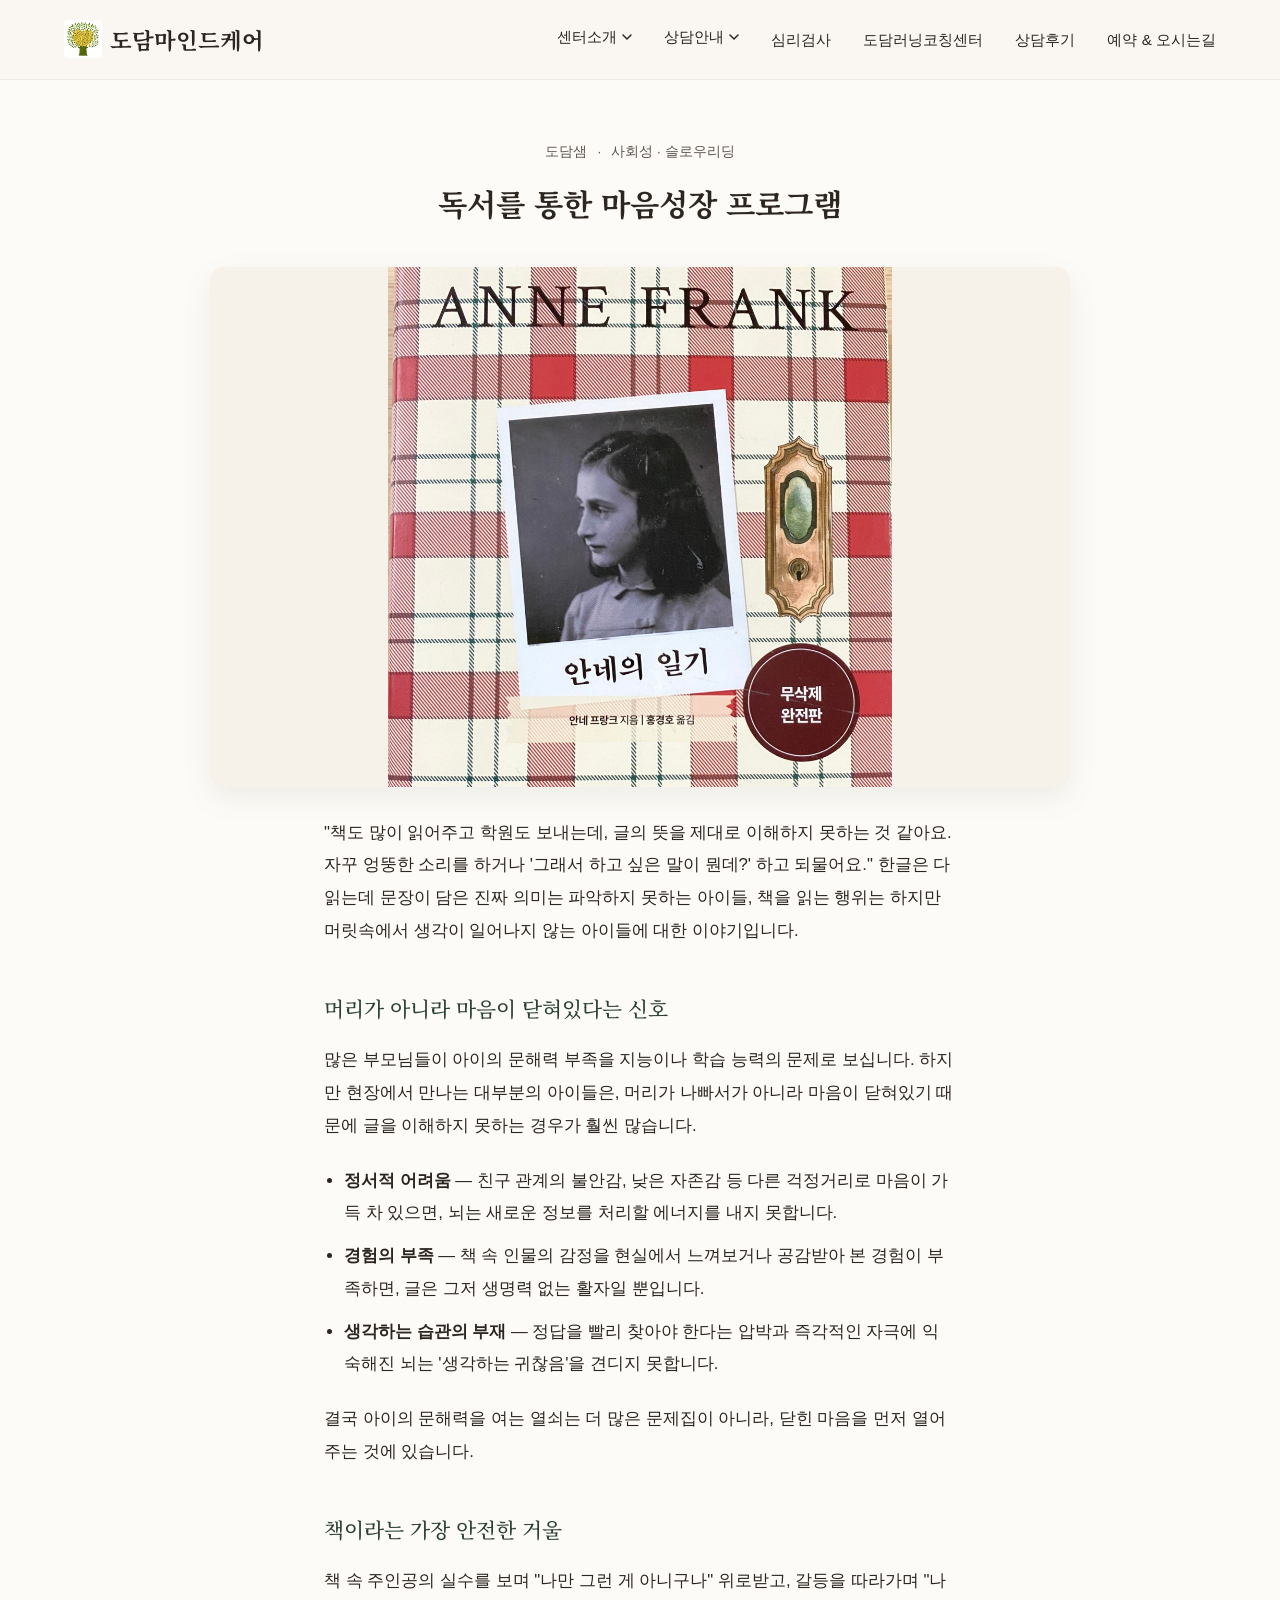
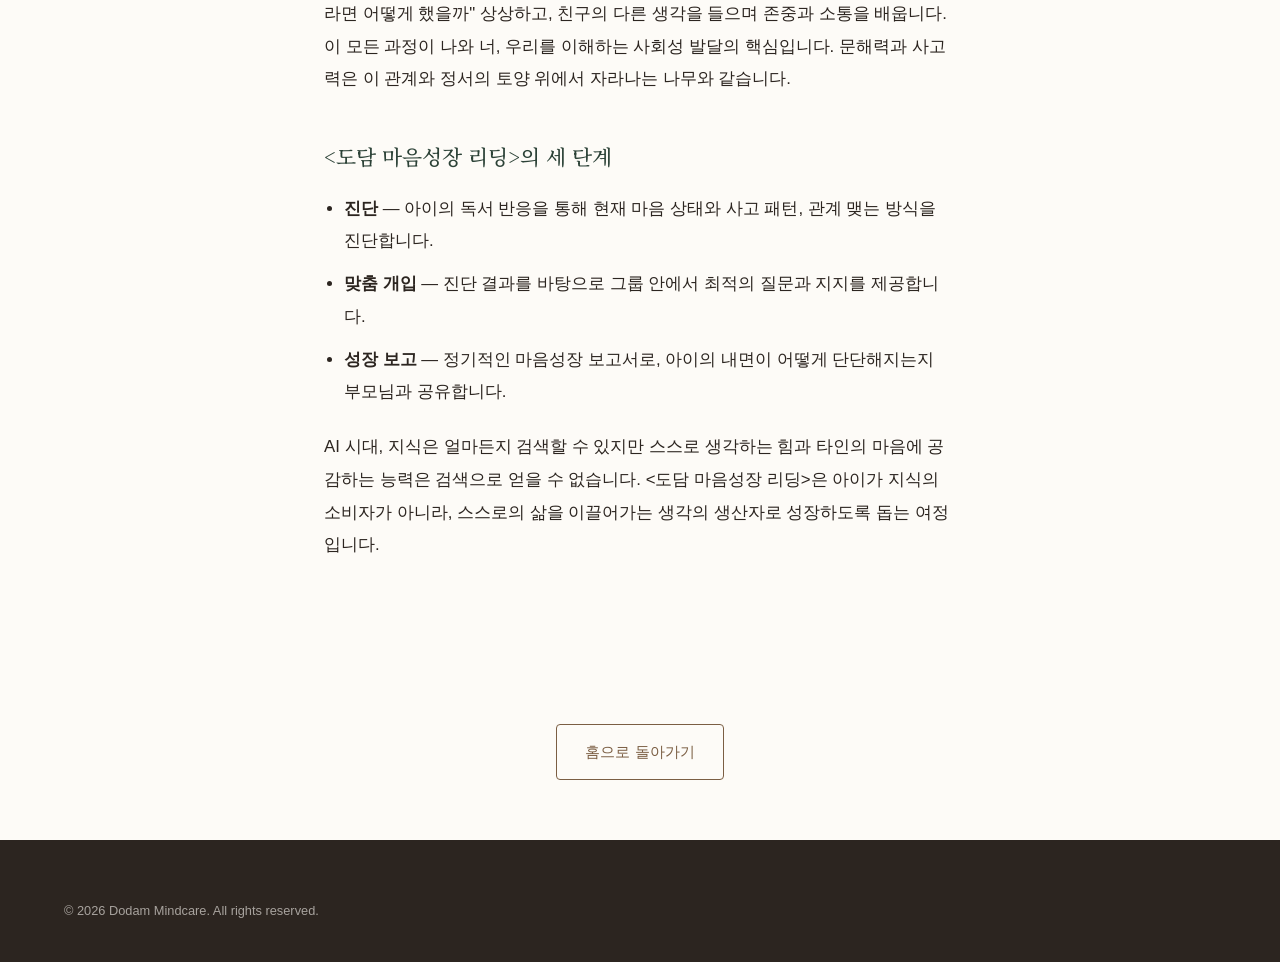
<file: stories/slowreading-program/index.html>
<!DOCTYPE html>
<html lang="ko">
<head>
  <meta charset="UTF-8">
  <meta name="viewport" content="width=device-width, initial-scale=1.0">
  <title>독서를 통한 마음성장 프로그램 | 도담마인드케어</title>
  <meta name="description" content="글을 읽어도 뜻을 이해하지 못하는 아이들, 문제는 지능이 아니라 마음이 닫혀 있기 때문입니다">
  <link rel="stylesheet" href="../../css/style.css">
  <style>
    .story-hero {
      padding-top: calc(var(--header-height) + 60px);
      padding-bottom: 40px;
      text-align: center;
      max-width: 720px;
      margin: 0 auto;
    }
    .story-meta {
      display: flex;
      justify-content: center;
      gap: 10px;
      align-items: center;
      color: var(--text-muted);
      font-size: 0.85rem;
      margin-bottom: 18px;
    }
    .story-hero h1 {
      font-family: 'Noto Serif KR', serif;
      font-size: 1.9rem;
      line-height: 1.5;
      font-weight: 700;
      text-wrap: balance;
    }
    .story-hero-img {
      width: 100%;
      max-width: 860px;
      max-height: 520px;
      margin: 0 auto 10px;
      border-radius: 14px;
      overflow: hidden;
      box-shadow: var(--shadow-md);
      background: var(--bg-secondary);
      display: flex;
      align-items: center;
      justify-content: center;
    }
    .story-hero-img img {
      width: 100%;
      max-height: 520px;
      display: block;
      object-fit: contain;
    }
    .story-body {
      max-width: 680px;
      margin: 0 auto;
      padding: 20px 24px 100px;
      color: var(--text-main);
      font-size: 1.05rem;
      line-height: 1.95;
    }
    .story-body h2 {
      font-family: 'Noto Serif KR', serif;
      font-size: 1.3rem;
      margin: 40px 0 16px;
      color: var(--color-sage-dark);
    }
    .story-body p {
      margin-bottom: 22px;
    }
    .story-body ul {
      margin: 0 0 22px 20px;
    }
    .story-body li {
      margin-bottom: 10px;
    }
    .story-body p.quote {
      font-family: 'Noto Serif KR', serif;
      font-style: italic;
      color: var(--color-wood-dark);
      background: var(--bg-secondary);
      border-left: 3px solid var(--color-wood);
      padding: 16px 20px;
      border-radius: 6px;
      margin: 28px 0;
    }
    .story-checklist {
      background: var(--color-sage-light);
      border-radius: 10px;
      padding: 20px 24px;
      margin: 28px 0;
    }
    .story-checklist li {
      list-style: none;
      margin-bottom: 10px;
      padding-left: 24px;
      position: relative;
    }
    .story-checklist li::before {
      content: '✓';
      position: absolute;
      left: 0;
      color: var(--color-sage-dark);
      font-weight: 700;
    }
    .story-cta {
      text-align: center;
      margin-top: 50px;
      padding: 30px 24px;
      background: var(--bg-secondary);
      border-radius: 14px;
    }
    .story-tag {
      display: inline-block;
      font-size: 0.8rem;
      font-weight: 600;
      color: var(--color-wood);
      background: var(--bg-secondary);
      padding: 4px 14px;
      border-radius: 999px;
      margin-bottom: 8px;
    }
    .story-back {
      display: block;
      text-align: center;
      margin-top: 40px;
      width: fit-content;
      margin-left: auto;
      margin-right: auto;
    }
  </style>
</head>
<body>

  <header class="header" id="header">
    <div class="container">
      <div class="brand-group">
        <button class="nav-toggle" id="nav-toggle" aria-label="메뉴 열기">
          <svg width="24" height="24" viewBox="0 0 24 24" fill="none" stroke="currentColor" stroke-width="2" stroke-linecap="round" stroke-linejoin="round"><line x1="3" y1="12" x2="21" y2="12"/><line x1="3" y1="6" x2="21" y2="6"/><line x1="3" y1="18" x2="21" y2="18"/></svg>
        </button>
        <a href="../../index.html#hero" class="logo">
          <img src="../../logo.png" alt="도담마인드케어 로고" style="height: 38px; width: auto; object-fit: contain; border-radius: 4px;">
          도담마인드케어
        </a>
      </div>
      <nav class="nav" id="nav-menu">
        <div class="nav-group">
          <button type="button" class="nav-group-toggle" aria-expanded="false" aria-haspopup="true">
            센터소개
            <svg class="nav-caret" width="10" height="6" viewBox="0 0 10 6" fill="none"><path d="M1 1l4 4 4-4" stroke="currentColor" stroke-width="1.5" stroke-linecap="round" stroke-linejoin="round"/></svg>
          </button>
          <div class="nav-dropdown">
            <a href="../../index.html#intro" class="nav-link nav-dropdown-link">센터소개</a>
            <a href="../../index.html#difference" class="nav-link nav-dropdown-link">도담의 차별점</a>
            <a href="../../index.html#approach" class="nav-link nav-dropdown-link">상담 접근 방식</a>
            <a href="../../index.html#team" class="nav-link nav-dropdown-link">상담진 소개</a>
            <a href="../../index.html#gallery" class="nav-link nav-dropdown-link">공간 소개</a>
          </div>
        </div>
        <div class="nav-group">
          <button type="button" class="nav-group-toggle" aria-expanded="false" aria-haspopup="true">
            상담안내
            <svg class="nav-caret" width="10" height="6" viewBox="0 0 10 6" fill="none"><path d="M1 1l4 4 4-4" stroke="currentColor" stroke-width="1.5" stroke-linecap="round" stroke-linejoin="round"/></svg>
          </button>
          <div class="nav-dropdown">
            <a href="../../index.html#services" class="nav-link nav-dropdown-link">상담 영역</a>
            <a href="../../index.html#program" class="nav-link nav-dropdown-link">프로그램 · 강좌 · 독서모임</a>
          </div>
        </div>
        <a href="../../index.html#test" class="nav-link">심리검사</a>
        <a href="../../learning-coaching/index.html" class="nav-link">도담러닝코칭센터</a>
        <a href="../../index.html#reviews" class="nav-link">상담후기</a>
        <a href="../../index.html#contact" class="nav-link">예약 & 오시는길</a>
      </nav>
    </div>
  </header>

  <main>
    <div class="story-hero">
      <div class="story-meta">
        <span>도담샘</span> · <span>사회성 · 슬로우리딩</span>
      </div>
      <h1>독서를 통한 마음성장 프로그램</h1>
    </div>

    <div class="story-hero-img">
      <img src="cover.jpg" alt="안네의 일기 책 표지">
    </div>

    <article class="story-body">

      <p>"책도 많이 읽어주고 학원도 보내는데, 글의 뜻을 제대로 이해하지 못하는 것 같아요. 자꾸 엉뚱한 소리를 하거나 '그래서 하고 싶은 말이 뭔데?' 하고 되물어요." 한글은 다 읽는데 문장이 담은 진짜 의미는 파악하지 못하는 아이들, 책을 읽는 행위는 하지만 머릿속에서 생각이 일어나지 않는 아이들에 대한 이야기입니다.</p>

      <h2>머리가 아니라 마음이 닫혀있다는 신호</h2>

      <p>많은 부모님들이 아이의 문해력 부족을 지능이나 학습 능력의 문제로 보십니다. 하지만 현장에서 만나는 대부분의 아이들은, 머리가 나빠서가 아니라 마음이 닫혀있기 때문에 글을 이해하지 못하는 경우가 훨씬 많습니다.</p>

      <ul>
        <li><strong>정서적 어려움</strong> — 친구 관계의 불안감, 낮은 자존감 등 다른 걱정거리로 마음이 가득 차 있으면, 뇌는 새로운 정보를 처리할 에너지를 내지 못합니다.</li>
        <li><strong>경험의 부족</strong> — 책 속 인물의 감정을 현실에서 느껴보거나 공감받아 본 경험이 부족하면, 글은 그저 생명력 없는 활자일 뿐입니다.</li>
        <li><strong>생각하는 습관의 부재</strong> — 정답을 빨리 찾아야 한다는 압박과 즉각적인 자극에 익숙해진 뇌는 '생각하는 귀찮음'을 견디지 못합니다.</li>
      </ul>

      <p>결국 아이의 문해력을 여는 열쇠는 더 많은 문제집이 아니라, 닫힌 마음을 먼저 열어주는 것에 있습니다.</p>

      <h2>책이라는 가장 안전한 거울</h2>

      <p>책 속 주인공의 실수를 보며 "나만 그런 게 아니구나" 위로받고, 갈등을 따라가며 "나라면 어떻게 했을까" 상상하고, 친구의 다른 생각을 들으며 존중과 소통을 배웁니다. 이 모든 과정이 나와 너, 우리를 이해하는 사회성 발달의 핵심입니다. 문해력과 사고력은 이 관계와 정서의 토양 위에서 자라나는 나무와 같습니다.</p>

      <h2>&lt;도담 마음성장 리딩&gt;의 세 단계</h2>

      <ul>
        <li><strong>진단</strong> — 아이의 독서 반응을 통해 현재 마음 상태와 사고 패턴, 관계 맺는 방식을 진단합니다.</li>
        <li><strong>맞춤 개입</strong> — 진단 결과를 바탕으로 그룹 안에서 최적의 질문과 지지를 제공합니다.</li>
        <li><strong>성장 보고</strong> — 정기적인 마음성장 보고서로, 아이의 내면이 어떻게 단단해지는지 부모님과 공유합니다.</li>
      </ul>

      <p>AI 시대, 지식은 얼마든지 검색할 수 있지만 스스로 생각하는 힘과 타인의 마음에 공감하는 능력은 검색으로 얻을 수 없습니다. &lt;도담 마음성장 리딩&gt;은 아이가 지식의 소비자가 아니라, 스스로의 삶을 이끌어가는 생각의 생산자로 성장하도록 돕는 여정입니다.</p>


    </article>

    <a href="../../index.html" class="story-back btn btn-secondary">홈으로 돌아가기</a>
    <div style="height: 60px;"></div>
  </main>

  <footer class="footer">
    <div class="container">
      <div class="footer-bottom">
        <p>&copy; 2026 Dodam Mindcare. All rights reserved.</p>
      </div>
    </div>
  </footer>

  <script>
    document.addEventListener('DOMContentLoaded', () => {
      const header = document.getElementById('header');
      const navMenu = document.getElementById('nav-menu');
      const navToggle = document.getElementById('nav-toggle');
      const navLinks = document.querySelectorAll('.nav-link');
      const navGroups = document.querySelectorAll('.nav-group');

      function closeNavGroups() {
        navGroups.forEach(g => {
          g.classList.remove('open');
          g.querySelector('.nav-group-toggle')?.setAttribute('aria-expanded', 'false');
        });
      }

      window.addEventListener('scroll', () => {
        header.classList.toggle('scrolled', window.scrollY > 50);
      });

      if (navToggle) {
        navToggle.addEventListener('click', () => {
          navMenu.classList.toggle('active');
          navToggle.classList.toggle('active');
          closeNavGroups();
        });
      }

      navLinks.forEach(link => {
        link.addEventListener('click', () => {
          navMenu.classList.remove('active');
          navToggle.classList.remove('active');
          closeNavGroups();
        });
      });

      navGroups.forEach(group => {
        const toggle = group.querySelector('.nav-group-toggle');
        if (!toggle) return;
        toggle.addEventListener('click', (e) => {
          e.stopPropagation();
          const isOpen = group.classList.contains('open');
          closeNavGroups();
          if (!isOpen) {
            group.classList.add('open');
            toggle.setAttribute('aria-expanded', 'true');
          }
        });
      });

      document.addEventListener('click', (e) => {
        if (!e.target.closest('.nav-group')) closeNavGroups();
      });
    });
  </script>
</body>
</html>
</file>
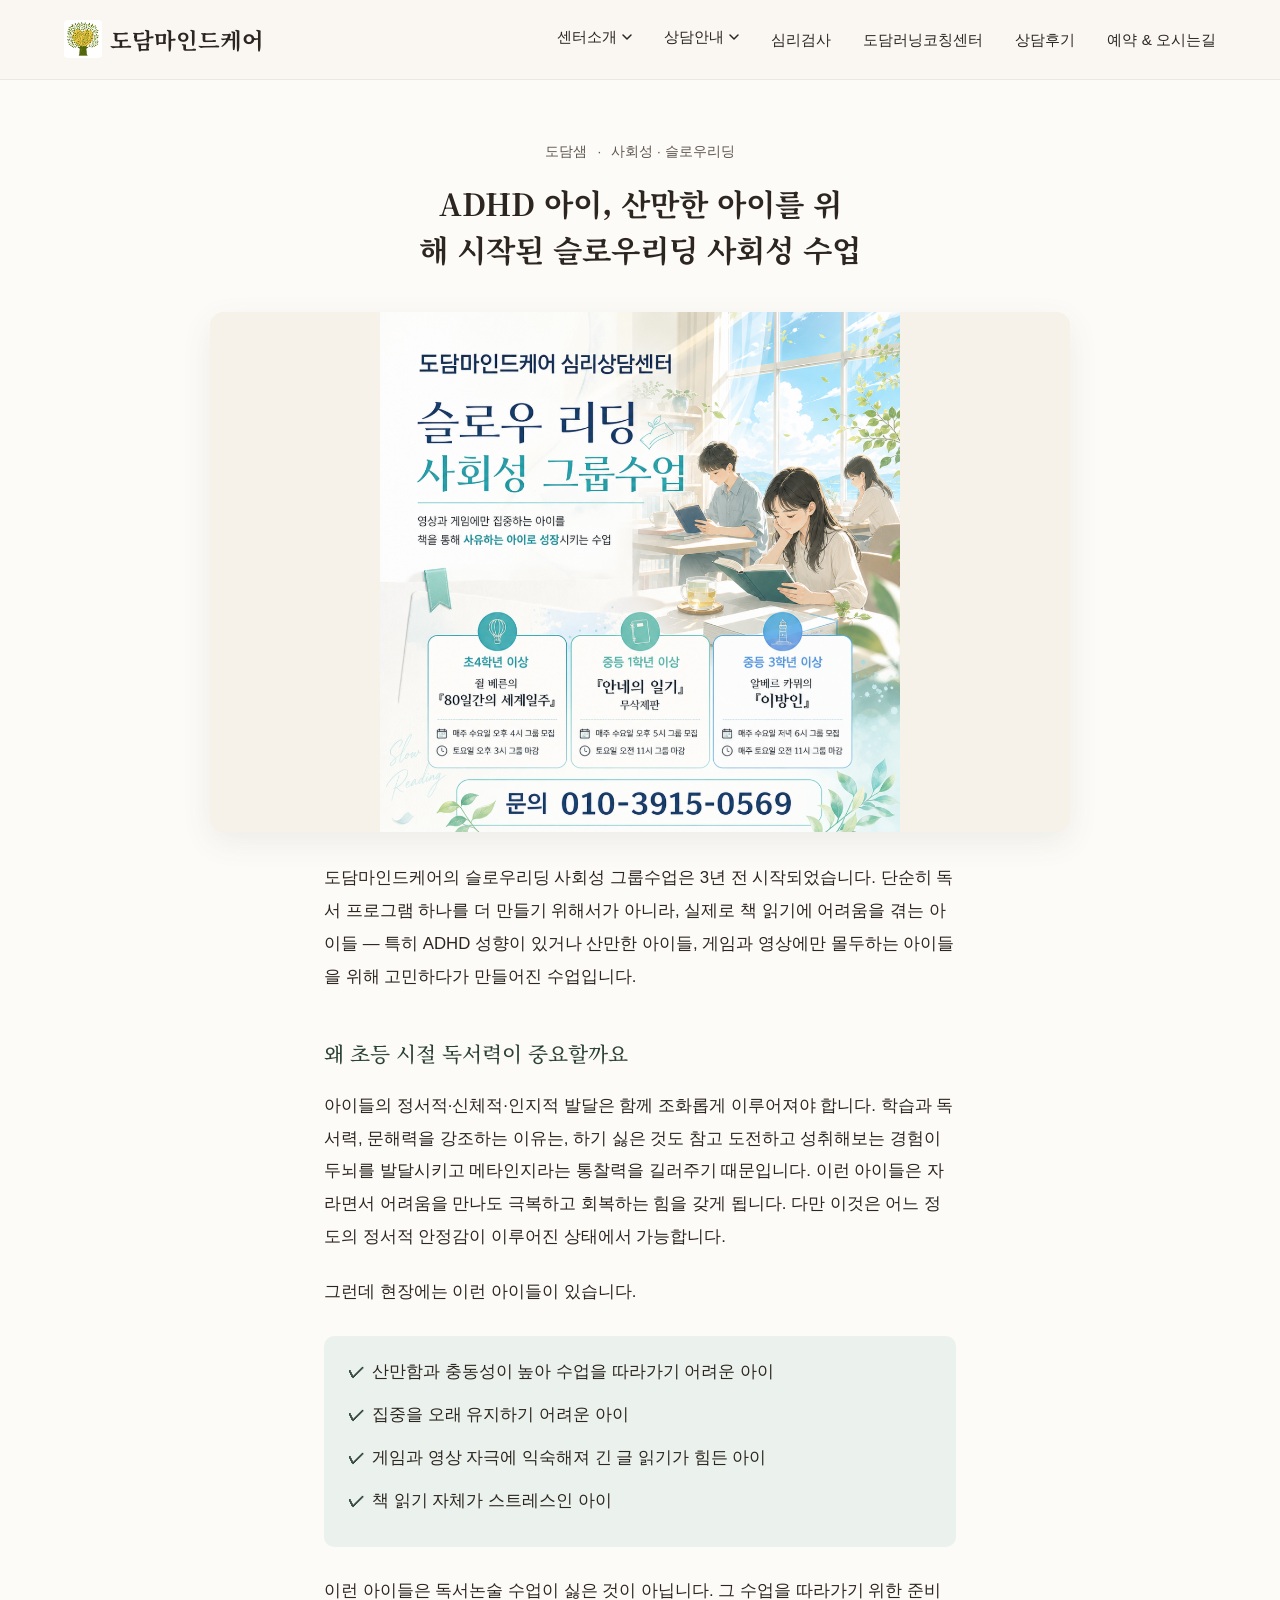
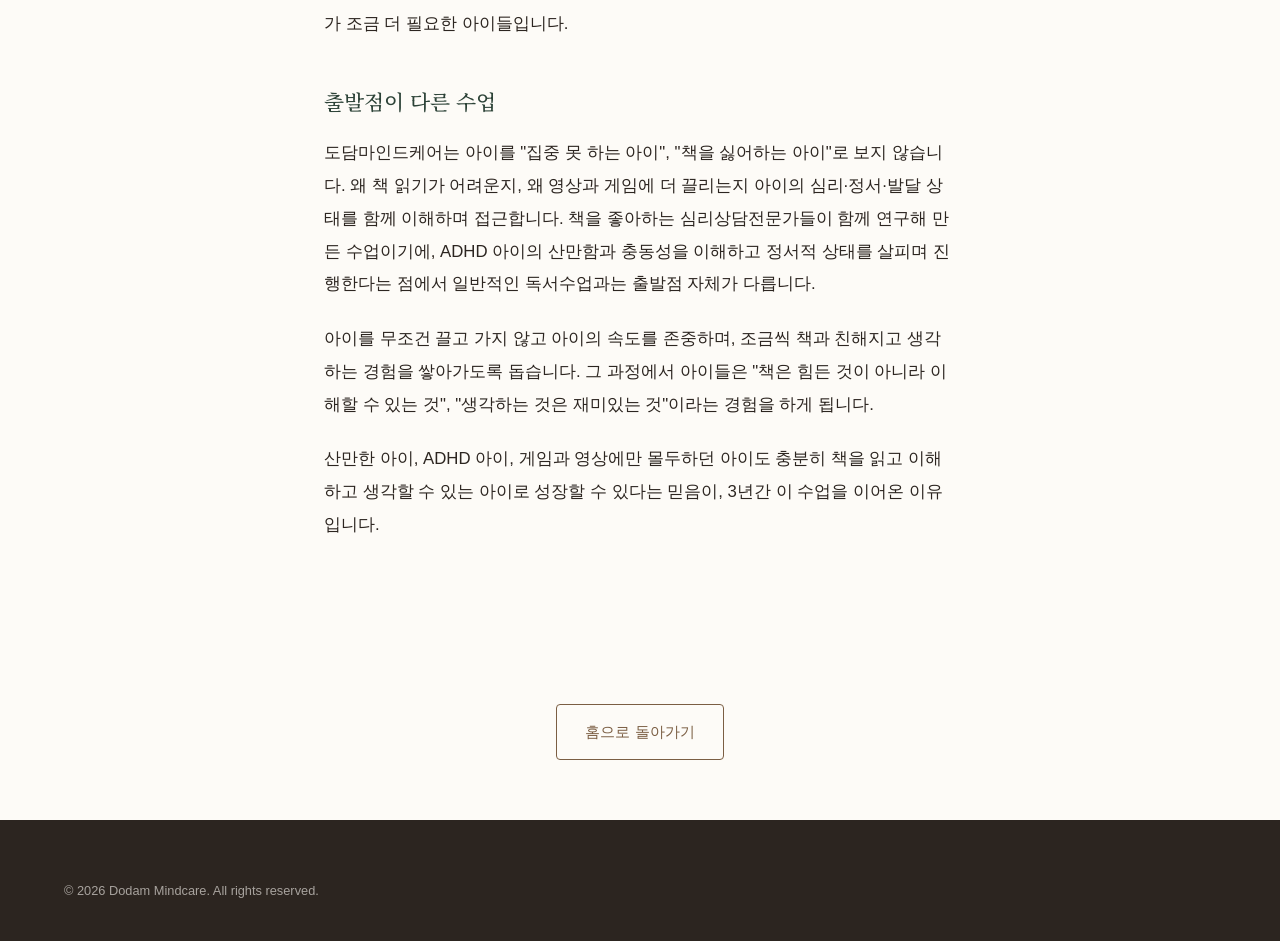
<file: stories/social-slowreading-adhd/index.html>
<!DOCTYPE html>
<html lang="ko">
<head>
  <meta charset="UTF-8">
  <meta name="viewport" content="width=device-width, initial-scale=1.0">
  <title>ADHD 아이, 산만한 아이를 위해 시작된 슬로우리딩 사회성 수업 | 도담마인드케어</title>
  <meta name="description" content="3년간 연구해 온 슬로우리딩 사회성 그룹수업, ADHD와 산만한 아이들을 위해 만들어진 이유">
  <link rel="stylesheet" href="../../css/style.css">
  <style>
    .story-hero {
      padding-top: calc(var(--header-height) + 60px);
      padding-bottom: 40px;
      text-align: center;
      max-width: 720px;
      margin: 0 auto;
    }
    .story-meta {
      display: flex;
      justify-content: center;
      gap: 10px;
      align-items: center;
      color: var(--text-muted);
      font-size: 0.85rem;
      margin-bottom: 18px;
    }
    .story-hero h1 {
      font-family: 'Noto Serif KR', serif;
      font-size: 1.9rem;
      line-height: 1.5;
      font-weight: 700;
      text-wrap: balance;
    }
    .story-hero-img {
      width: 100%;
      max-width: 860px;
      max-height: 520px;
      margin: 0 auto 10px;
      border-radius: 14px;
      overflow: hidden;
      box-shadow: var(--shadow-md);
      background: var(--bg-secondary);
      display: flex;
      align-items: center;
      justify-content: center;
    }
    .story-hero-img img {
      width: 100%;
      max-height: 520px;
      display: block;
      object-fit: contain;
    }
    .story-body {
      max-width: 680px;
      margin: 0 auto;
      padding: 20px 24px 100px;
      color: var(--text-main);
      font-size: 1.05rem;
      line-height: 1.95;
    }
    .story-body h2 {
      font-family: 'Noto Serif KR', serif;
      font-size: 1.3rem;
      margin: 40px 0 16px;
      color: var(--color-sage-dark);
    }
    .story-body p {
      margin-bottom: 22px;
    }
    .story-body ul {
      margin: 0 0 22px 20px;
    }
    .story-body li {
      margin-bottom: 10px;
    }
    .story-body p.quote {
      font-family: 'Noto Serif KR', serif;
      font-style: italic;
      color: var(--color-wood-dark);
      background: var(--bg-secondary);
      border-left: 3px solid var(--color-wood);
      padding: 16px 20px;
      border-radius: 6px;
      margin: 28px 0;
    }
    .story-checklist {
      background: var(--color-sage-light);
      border-radius: 10px;
      padding: 20px 24px;
      margin: 28px 0;
    }
    .story-checklist li {
      list-style: none;
      margin-bottom: 10px;
      padding-left: 24px;
      position: relative;
    }
    .story-checklist li::before {
      content: '✓';
      position: absolute;
      left: 0;
      color: var(--color-sage-dark);
      font-weight: 700;
    }
    .story-cta {
      text-align: center;
      margin-top: 50px;
      padding: 30px 24px;
      background: var(--bg-secondary);
      border-radius: 14px;
    }
    .story-tag {
      display: inline-block;
      font-size: 0.8rem;
      font-weight: 600;
      color: var(--color-wood);
      background: var(--bg-secondary);
      padding: 4px 14px;
      border-radius: 999px;
      margin-bottom: 8px;
    }
    .story-back {
      display: block;
      text-align: center;
      margin-top: 40px;
      width: fit-content;
      margin-left: auto;
      margin-right: auto;
    }
  </style>
</head>
<body>

  <header class="header" id="header">
    <div class="container">
      <div class="brand-group">
        <button class="nav-toggle" id="nav-toggle" aria-label="메뉴 열기">
          <svg width="24" height="24" viewBox="0 0 24 24" fill="none" stroke="currentColor" stroke-width="2" stroke-linecap="round" stroke-linejoin="round"><line x1="3" y1="12" x2="21" y2="12"/><line x1="3" y1="6" x2="21" y2="6"/><line x1="3" y1="18" x2="21" y2="18"/></svg>
        </button>
        <a href="../../index.html#hero" class="logo">
          <img src="../../logo.png" alt="도담마인드케어 로고" style="height: 38px; width: auto; object-fit: contain; border-radius: 4px;">
          도담마인드케어
        </a>
      </div>
      <nav class="nav" id="nav-menu">
        <div class="nav-group">
          <button type="button" class="nav-group-toggle" aria-expanded="false" aria-haspopup="true">
            센터소개
            <svg class="nav-caret" width="10" height="6" viewBox="0 0 10 6" fill="none"><path d="M1 1l4 4 4-4" stroke="currentColor" stroke-width="1.5" stroke-linecap="round" stroke-linejoin="round"/></svg>
          </button>
          <div class="nav-dropdown">
            <a href="../../index.html#intro" class="nav-link nav-dropdown-link">센터소개</a>
            <a href="../../index.html#difference" class="nav-link nav-dropdown-link">도담의 차별점</a>
            <a href="../../index.html#approach" class="nav-link nav-dropdown-link">상담 접근 방식</a>
            <a href="../../index.html#team" class="nav-link nav-dropdown-link">상담진 소개</a>
            <a href="../../index.html#gallery" class="nav-link nav-dropdown-link">공간 소개</a>
          </div>
        </div>
        <div class="nav-group">
          <button type="button" class="nav-group-toggle" aria-expanded="false" aria-haspopup="true">
            상담안내
            <svg class="nav-caret" width="10" height="6" viewBox="0 0 10 6" fill="none"><path d="M1 1l4 4 4-4" stroke="currentColor" stroke-width="1.5" stroke-linecap="round" stroke-linejoin="round"/></svg>
          </button>
          <div class="nav-dropdown">
            <a href="../../index.html#services" class="nav-link nav-dropdown-link">상담 영역</a>
            <a href="../../index.html#program" class="nav-link nav-dropdown-link">프로그램 · 강좌 · 독서모임</a>
          </div>
        </div>
        <a href="../../index.html#test" class="nav-link">심리검사</a>
        <a href="../../learning-coaching/index.html" class="nav-link">도담러닝코칭센터</a>
        <a href="../../index.html#reviews" class="nav-link">상담후기</a>
        <a href="../../index.html#contact" class="nav-link">예약 & 오시는길</a>
      </nav>
    </div>
  </header>

  <main>
    <div class="story-hero">
      <div class="story-meta">
        <span>도담샘</span> · <span>사회성 · 슬로우리딩</span>
      </div>
      <h1>ADHD 아이, 산만한 아이를 위해 시작된 슬로우리딩 사회성 수업</h1>
    </div>

    <div class="story-hero-img">
      <img src="cover.png" alt="슬로우리딩 사회성 그룹수업 안내 이미지">
    </div>

    <article class="story-body">

      <p>도담마인드케어의 슬로우리딩 사회성 그룹수업은 3년 전 시작되었습니다. 단순히 독서 프로그램 하나를 더 만들기 위해서가 아니라, 실제로 책 읽기에 어려움을 겪는 아이들 — 특히 ADHD 성향이 있거나 산만한 아이들, 게임과 영상에만 몰두하는 아이들을 위해 고민하다가 만들어진 수업입니다.</p>

      <h2>왜 초등 시절 독서력이 중요할까요</h2>

      <p>아이들의 정서적·신체적·인지적 발달은 함께 조화롭게 이루어져야 합니다. 학습과 독서력, 문해력을 강조하는 이유는, 하기 싫은 것도 참고 도전하고 성취해보는 경험이 두뇌를 발달시키고 메타인지라는 통찰력을 길러주기 때문입니다. 이런 아이들은 자라면서 어려움을 만나도 극복하고 회복하는 힘을 갖게 됩니다. 다만 이것은 어느 정도의 정서적 안정감이 이루어진 상태에서 가능합니다.</p>

      <p>그런데 현장에는 이런 아이들이 있습니다.</p>

      <div class="story-checklist">
        <ul style="margin:0;">
          <li>산만함과 충동성이 높아 수업을 따라가기 어려운 아이</li>
          <li>집중을 오래 유지하기 어려운 아이</li>
          <li>게임과 영상 자극에 익숙해져 긴 글 읽기가 힘든 아이</li>
          <li>책 읽기 자체가 스트레스인 아이</li>
        </ul>
      </div>

      <p>이런 아이들은 독서논술 수업이 싫은 것이 아닙니다. 그 수업을 따라가기 위한 준비가 조금 더 필요한 아이들입니다.</p>

      <h2>출발점이 다른 수업</h2>

      <p>도담마인드케어는 아이를 "집중 못 하는 아이", "책을 싫어하는 아이"로 보지 않습니다. 왜 책 읽기가 어려운지, 왜 영상과 게임에 더 끌리는지 아이의 심리·정서·발달 상태를 함께 이해하며 접근합니다. 책을 좋아하는 심리상담전문가들이 함께 연구해 만든 수업이기에, ADHD 아이의 산만함과 충동성을 이해하고 정서적 상태를 살피며 진행한다는 점에서 일반적인 독서수업과는 출발점 자체가 다릅니다.</p>

      <p>아이를 무조건 끌고 가지 않고 아이의 속도를 존중하며, 조금씩 책과 친해지고 생각하는 경험을 쌓아가도록 돕습니다. 그 과정에서 아이들은 "책은 힘든 것이 아니라 이해할 수 있는 것", "생각하는 것은 재미있는 것"이라는 경험을 하게 됩니다.</p>

      <p>산만한 아이, ADHD 아이, 게임과 영상에만 몰두하던 아이도 충분히 책을 읽고 이해하고 생각할 수 있는 아이로 성장할 수 있다는 믿음이, 3년간 이 수업을 이어온 이유입니다.</p>


    </article>

    <a href="../../index.html" class="story-back btn btn-secondary">홈으로 돌아가기</a>
    <div style="height: 60px;"></div>
  </main>

  <footer class="footer">
    <div class="container">
      <div class="footer-bottom">
        <p>&copy; 2026 Dodam Mindcare. All rights reserved.</p>
      </div>
    </div>
  </footer>

  <script>
    document.addEventListener('DOMContentLoaded', () => {
      const header = document.getElementById('header');
      const navMenu = document.getElementById('nav-menu');
      const navToggle = document.getElementById('nav-toggle');
      const navLinks = document.querySelectorAll('.nav-link');
      const navGroups = document.querySelectorAll('.nav-group');

      function closeNavGroups() {
        navGroups.forEach(g => {
          g.classList.remove('open');
          g.querySelector('.nav-group-toggle')?.setAttribute('aria-expanded', 'false');
        });
      }

      window.addEventListener('scroll', () => {
        header.classList.toggle('scrolled', window.scrollY > 50);
      });

      if (navToggle) {
        navToggle.addEventListener('click', () => {
          navMenu.classList.toggle('active');
          navToggle.classList.toggle('active');
          closeNavGroups();
        });
      }

      navLinks.forEach(link => {
        link.addEventListener('click', () => {
          navMenu.classList.remove('active');
          navToggle.classList.remove('active');
          closeNavGroups();
        });
      });

      navGroups.forEach(group => {
        const toggle = group.querySelector('.nav-group-toggle');
        if (!toggle) return;
        toggle.addEventListener('click', (e) => {
          e.stopPropagation();
          const isOpen = group.classList.contains('open');
          closeNavGroups();
          if (!isOpen) {
            group.classList.add('open');
            toggle.setAttribute('aria-expanded', 'true');
          }
        });
      });

      document.addEventListener('click', (e) => {
        if (!e.target.closest('.nav-group')) closeNavGroups();
      });
    });
  </script>
</body>
</html>
</file>
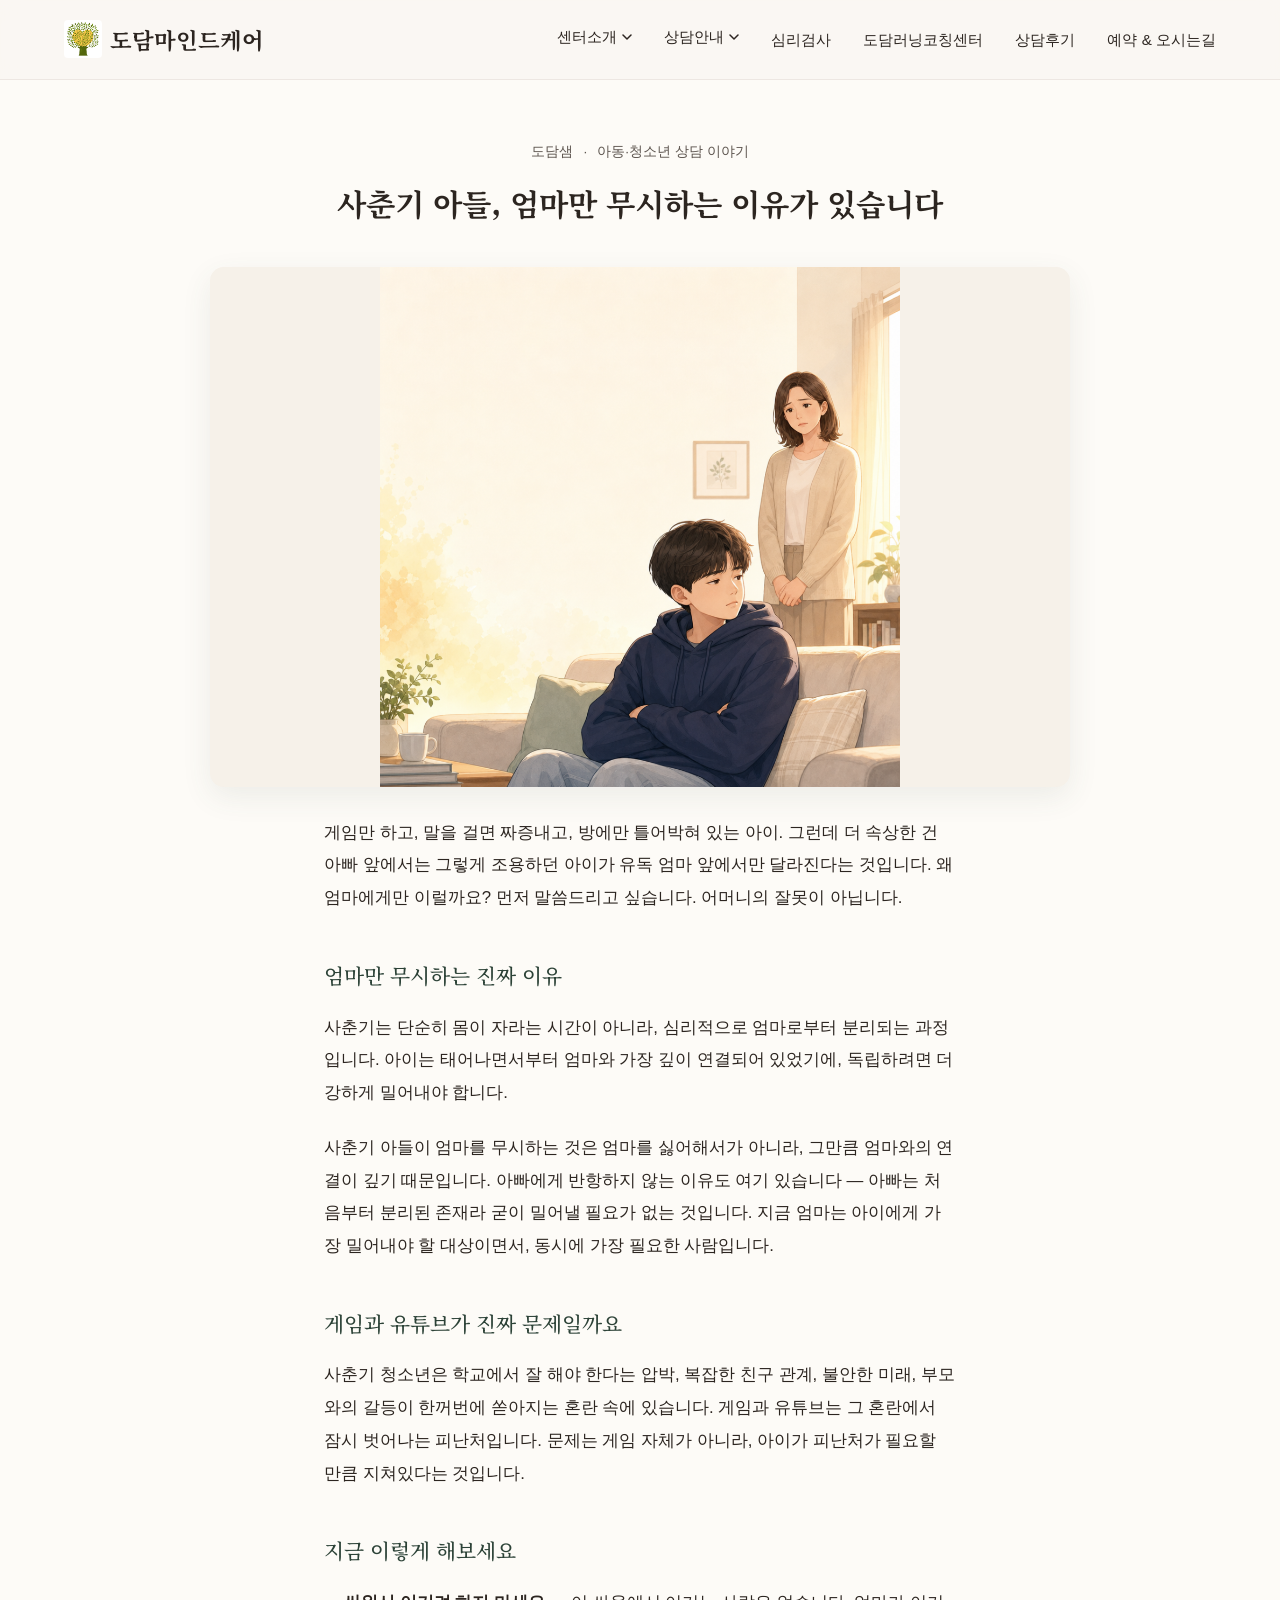
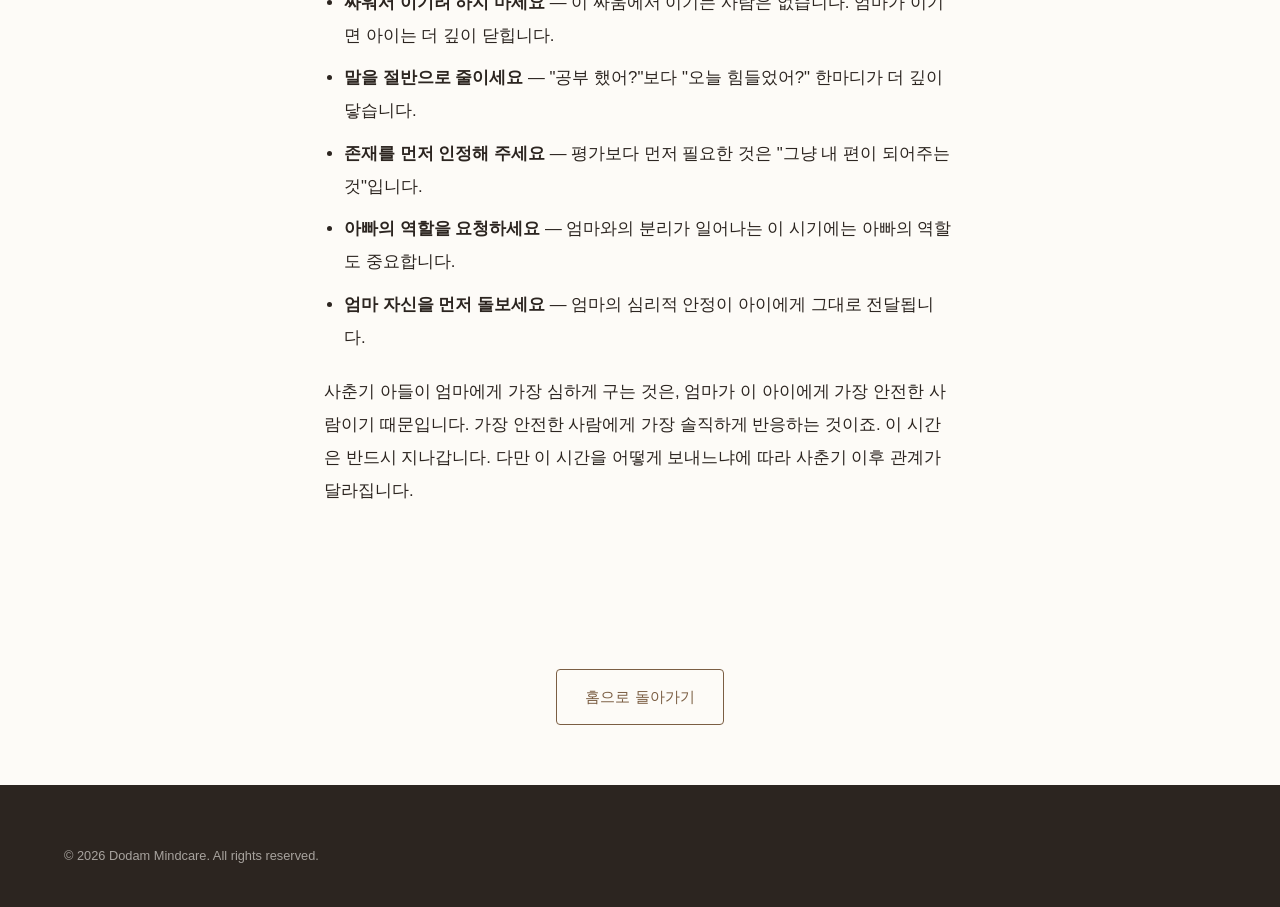
<file: stories/teen-son-ignore-mom/index.html>
<!DOCTYPE html>
<html lang="ko">
<head>
  <meta charset="UTF-8">
  <meta name="viewport" content="width=device-width, initial-scale=1.0">
  <title>사춘기 아들, 엄마만 무시하는 이유가 있습니다 | 도담마인드케어</title>
  <meta name="description" content="아빠에게는 안 그러면서 엄마에게만 반항하는 사춘기 아들, 그 심리적 이유와 실전 대처법">
  <link rel="stylesheet" href="../../css/style.css">
  <style>
    .story-hero {
      padding-top: calc(var(--header-height) + 60px);
      padding-bottom: 40px;
      text-align: center;
      max-width: 720px;
      margin: 0 auto;
    }
    .story-meta {
      display: flex;
      justify-content: center;
      gap: 10px;
      align-items: center;
      color: var(--text-muted);
      font-size: 0.85rem;
      margin-bottom: 18px;
    }
    .story-hero h1 {
      font-family: 'Noto Serif KR', serif;
      font-size: 1.9rem;
      line-height: 1.5;
      font-weight: 700;
      text-wrap: balance;
    }
    .story-hero-img {
      width: 100%;
      max-width: 860px;
      max-height: 520px;
      margin: 0 auto 10px;
      border-radius: 14px;
      overflow: hidden;
      box-shadow: var(--shadow-md);
      background: var(--bg-secondary);
      display: flex;
      align-items: center;
      justify-content: center;
    }
    .story-hero-img img {
      width: 100%;
      max-height: 520px;
      display: block;
      object-fit: contain;
    }
    .story-body {
      max-width: 680px;
      margin: 0 auto;
      padding: 20px 24px 100px;
      color: var(--text-main);
      font-size: 1.05rem;
      line-height: 1.95;
    }
    .story-body h2 {
      font-family: 'Noto Serif KR', serif;
      font-size: 1.3rem;
      margin: 40px 0 16px;
      color: var(--color-sage-dark);
    }
    .story-body p {
      margin-bottom: 22px;
    }
    .story-body ul {
      margin: 0 0 22px 20px;
    }
    .story-body li {
      margin-bottom: 10px;
    }
    .story-body p.quote {
      font-family: 'Noto Serif KR', serif;
      font-style: italic;
      color: var(--color-wood-dark);
      background: var(--bg-secondary);
      border-left: 3px solid var(--color-wood);
      padding: 16px 20px;
      border-radius: 6px;
      margin: 28px 0;
    }
    .story-checklist {
      background: var(--color-sage-light);
      border-radius: 10px;
      padding: 20px 24px;
      margin: 28px 0;
    }
    .story-checklist li {
      list-style: none;
      margin-bottom: 10px;
      padding-left: 24px;
      position: relative;
    }
    .story-checklist li::before {
      content: '✓';
      position: absolute;
      left: 0;
      color: var(--color-sage-dark);
      font-weight: 700;
    }
    .story-cta {
      text-align: center;
      margin-top: 50px;
      padding: 30px 24px;
      background: var(--bg-secondary);
      border-radius: 14px;
    }
    .story-tag {
      display: inline-block;
      font-size: 0.8rem;
      font-weight: 600;
      color: var(--color-wood);
      background: var(--bg-secondary);
      padding: 4px 14px;
      border-radius: 999px;
      margin-bottom: 8px;
    }
    .story-back {
      display: block;
      text-align: center;
      margin-top: 40px;
      width: fit-content;
      margin-left: auto;
      margin-right: auto;
    }
  </style>
</head>
<body>

  <header class="header" id="header">
    <div class="container">
      <div class="brand-group">
        <button class="nav-toggle" id="nav-toggle" aria-label="메뉴 열기">
          <svg width="24" height="24" viewBox="0 0 24 24" fill="none" stroke="currentColor" stroke-width="2" stroke-linecap="round" stroke-linejoin="round"><line x1="3" y1="12" x2="21" y2="12"/><line x1="3" y1="6" x2="21" y2="6"/><line x1="3" y1="18" x2="21" y2="18"/></svg>
        </button>
        <a href="../../index.html#hero" class="logo">
          <img src="../../logo.png" alt="도담마인드케어 로고" style="height: 38px; width: auto; object-fit: contain; border-radius: 4px;">
          도담마인드케어
        </a>
      </div>
      <nav class="nav" id="nav-menu">
        <div class="nav-group">
          <button type="button" class="nav-group-toggle" aria-expanded="false" aria-haspopup="true">
            센터소개
            <svg class="nav-caret" width="10" height="6" viewBox="0 0 10 6" fill="none"><path d="M1 1l4 4 4-4" stroke="currentColor" stroke-width="1.5" stroke-linecap="round" stroke-linejoin="round"/></svg>
          </button>
          <div class="nav-dropdown">
            <a href="../../index.html#intro" class="nav-link nav-dropdown-link">센터소개</a>
            <a href="../../index.html#difference" class="nav-link nav-dropdown-link">도담의 차별점</a>
            <a href="../../index.html#approach" class="nav-link nav-dropdown-link">상담 접근 방식</a>
            <a href="../../index.html#team" class="nav-link nav-dropdown-link">상담진 소개</a>
            <a href="../../index.html#gallery" class="nav-link nav-dropdown-link">공간 소개</a>
          </div>
        </div>
        <div class="nav-group">
          <button type="button" class="nav-group-toggle" aria-expanded="false" aria-haspopup="true">
            상담안내
            <svg class="nav-caret" width="10" height="6" viewBox="0 0 10 6" fill="none"><path d="M1 1l4 4 4-4" stroke="currentColor" stroke-width="1.5" stroke-linecap="round" stroke-linejoin="round"/></svg>
          </button>
          <div class="nav-dropdown">
            <a href="../../index.html#services" class="nav-link nav-dropdown-link">상담 영역</a>
            <a href="../../index.html#program" class="nav-link nav-dropdown-link">프로그램 · 강좌 · 독서모임</a>
          </div>
        </div>
        <a href="../../index.html#test" class="nav-link">심리검사</a>
        <a href="../../learning-coaching/index.html" class="nav-link">도담러닝코칭센터</a>
        <a href="../../index.html#reviews" class="nav-link">상담후기</a>
        <a href="../../index.html#contact" class="nav-link">예약 & 오시는길</a>
      </nav>
    </div>
  </header>

  <main>
    <div class="story-hero">
      <div class="story-meta">
        <span>도담샘</span> · <span>아동·청소년 상담 이야기</span>
      </div>
      <h1>사춘기 아들, 엄마만 무시하는 이유가 있습니다</h1>
    </div>

    <div class="story-hero-img">
      <img src="cover.png" alt="소파에 앉아 있는 사춘기 아들과 그 뒤에 서 있는 엄마 일러스트">
    </div>

    <article class="story-body">

      <p>게임만 하고, 말을 걸면 짜증내고, 방에만 틀어박혀 있는 아이. 그런데 더 속상한 건 아빠 앞에서는 그렇게 조용하던 아이가 유독 엄마 앞에서만 달라진다는 것입니다. 왜 엄마에게만 이럴까요? 먼저 말씀드리고 싶습니다. 어머니의 잘못이 아닙니다.</p>

      <h2>엄마만 무시하는 진짜 이유</h2>

      <p>사춘기는 단순히 몸이 자라는 시간이 아니라, 심리적으로 엄마로부터 분리되는 과정입니다. 아이는 태어나면서부터 엄마와 가장 깊이 연결되어 있었기에, 독립하려면 더 강하게 밀어내야 합니다.</p>

      <p>사춘기 아들이 엄마를 무시하는 것은 엄마를 싫어해서가 아니라, 그만큼 엄마와의 연결이 깊기 때문입니다. 아빠에게 반항하지 않는 이유도 여기 있습니다 — 아빠는 처음부터 분리된 존재라 굳이 밀어낼 필요가 없는 것입니다. 지금 엄마는 아이에게 가장 밀어내야 할 대상이면서, 동시에 가장 필요한 사람입니다.</p>

      <h2>게임과 유튜브가 진짜 문제일까요</h2>

      <p>사춘기 청소년은 학교에서 잘 해야 한다는 압박, 복잡한 친구 관계, 불안한 미래, 부모와의 갈등이 한꺼번에 쏟아지는 혼란 속에 있습니다. 게임과 유튜브는 그 혼란에서 잠시 벗어나는 피난처입니다. 문제는 게임 자체가 아니라, 아이가 피난처가 필요할 만큼 지쳐있다는 것입니다.</p>

      <h2>지금 이렇게 해보세요</h2>

      <ul>
        <li><strong>싸워서 이기려 하지 마세요</strong> — 이 싸움에서 이기는 사람은 없습니다. 엄마가 이기면 아이는 더 깊이 닫힙니다.</li>
        <li><strong>말을 절반으로 줄이세요</strong> — "공부 했어?"보다 "오늘 힘들었어?" 한마디가 더 깊이 닿습니다.</li>
        <li><strong>존재를 먼저 인정해 주세요</strong> — 평가보다 먼저 필요한 것은 "그냥 내 편이 되어주는 것"입니다.</li>
        <li><strong>아빠의 역할을 요청하세요</strong> — 엄마와의 분리가 일어나는 이 시기에는 아빠의 역할도 중요합니다.</li>
        <li><strong>엄마 자신을 먼저 돌보세요</strong> — 엄마의 심리적 안정이 아이에게 그대로 전달됩니다.</li>
      </ul>

      <p>사춘기 아들이 엄마에게 가장 심하게 구는 것은, 엄마가 이 아이에게 가장 안전한 사람이기 때문입니다. 가장 안전한 사람에게 가장 솔직하게 반응하는 것이죠. 이 시간은 반드시 지나갑니다. 다만 이 시간을 어떻게 보내느냐에 따라 사춘기 이후 관계가 달라집니다.</p>


    </article>

    <a href="../../index.html" class="story-back btn btn-secondary">홈으로 돌아가기</a>
    <div style="height: 60px;"></div>
  </main>

  <footer class="footer">
    <div class="container">
      <div class="footer-bottom">
        <p>&copy; 2026 Dodam Mindcare. All rights reserved.</p>
      </div>
    </div>
  </footer>

  <script>
    document.addEventListener('DOMContentLoaded', () => {
      const header = document.getElementById('header');
      const navMenu = document.getElementById('nav-menu');
      const navToggle = document.getElementById('nav-toggle');
      const navLinks = document.querySelectorAll('.nav-link');
      const navGroups = document.querySelectorAll('.nav-group');

      function closeNavGroups() {
        navGroups.forEach(g => {
          g.classList.remove('open');
          g.querySelector('.nav-group-toggle')?.setAttribute('aria-expanded', 'false');
        });
      }

      window.addEventListener('scroll', () => {
        header.classList.toggle('scrolled', window.scrollY > 50);
      });

      if (navToggle) {
        navToggle.addEventListener('click', () => {
          navMenu.classList.toggle('active');
          navToggle.classList.toggle('active');
          closeNavGroups();
        });
      }

      navLinks.forEach(link => {
        link.addEventListener('click', () => {
          navMenu.classList.remove('active');
          navToggle.classList.remove('active');
          closeNavGroups();
        });
      });

      navGroups.forEach(group => {
        const toggle = group.querySelector('.nav-group-toggle');
        if (!toggle) return;
        toggle.addEventListener('click', (e) => {
          e.stopPropagation();
          const isOpen = group.classList.contains('open');
          closeNavGroups();
          if (!isOpen) {
            group.classList.add('open');
            toggle.setAttribute('aria-expanded', 'true');
          }
        });
      });

      document.addEventListener('click', (e) => {
        if (!e.target.closest('.nav-group')) closeNavGroups();
      });
    });
  </script>
</body>
</html>
</file>
<file: staff/css/staff.css>
* { box-sizing: border-box; }
body { font-family: sans-serif; margin: 0; padding: 1rem; max-width: 100%; overflow-x: hidden; }
#app-shell[hidden], #login-screen[hidden] { display: none; }
.room-block { border: 1px solid #ddd; border-radius: 8px; padding: 0.75rem; margin-bottom: 0.75rem; }
.room-block ul { list-style: none; padding: 0; margin: 0; }
.room-block li { padding: 0.25rem 0; border-bottom: 1px solid #f0f0f0; word-wrap: break-word; overflow-wrap: anywhere; }
.error { color: #c0392b; }
</file>
<file: css/style.css>
@import url('https://fonts.googleapis.com/css2?family=Noto+Serif+KR:wght@300;400;500;600;700&family=Outfit:wght@300;400;500;600&family=Pretendard:wght@300;400;500;600;700&display=swap');

:root {
  /* Color Palette - Refined & Vivid Ivory/Sage/Wood System */
  --bg-primary: #FDFBF7;      /* Bright Warm Ivory */
  --bg-secondary: #F6F1E9;    /* Rich Sand Ivory */
  --bg-white: #FFFFFF;        /* Pure White */
  --text-main: #2C2520;       /* Warm Dark Espresso */
  --text-muted: #5E5650;      /* Soft Charcoal Brown */
  --color-wood: #7B5E43;       /* Lauan Wood Brown */
  --color-wood-light: #A38873; /* Soft Lauan Wood */
  --color-wood-dark: #58412E;  /* Deep Lauan Wood */
  --color-sage: #3E5A4C;       /* Rich Forest Sage Green */
  --color-sage-light: #EBF2ED; /* Soft Sage Tint */
  --color-sage-dark: #2C4237;  /* Deep Sage */
  
  /* Shadow & Transition */
  --shadow-sm: 0 4px 12px rgba(92, 70, 55, 0.05);
  --shadow-md: 0 10px 30px rgba(62, 90, 76, 0.09);
  --shadow-lg: 0 18px 40px rgba(62, 90, 76, 0.14);
  --transition-smooth: all 0.4s cubic-bezier(0.25, 0.8, 0.25, 1);
  --transition-fast: all 0.2s ease;
  
  /* Layout */
  --max-width: 1200px;
  --header-height: 80px;
}

/* Reset Styles */
* {
  margin: 0;
  padding: 0;
  box-sizing: border-box;
  -webkit-font-smoothing: antialiased;
  -moz-osx-font-smoothing: grayscale;
}

html {
  scroll-behavior: auto;
  font-size: 16px;
}

body {
  background-color: var(--bg-primary);
  color: var(--text-main);
  font-family: 'Pretendard', sans-serif;
  line-height: 1.7;
  overflow-x: hidden;
}

h1, h2, h3, h4, h5, h6 {
  font-family: 'Noto Serif KR', serif;
  font-weight: 500;
  color: var(--text-main);
}

a {
  text-decoration: none;
  color: inherit;
  transition: var(--transition-fast);
}

button {
  background: none;
  border: none;
  cursor: pointer;
  font-family: inherit;
  outline: none;
}

img {
  max-width: 100%;
  height: auto;
  display: block;
}

/* Scrollbar Customization */
::-webkit-scrollbar {
  width: 8px;
}
::-webkit-scrollbar-track {
  background: var(--bg-primary);
}
::-webkit-scrollbar-thumb {
  background: var(--color-wood-light);
  border-radius: 4px;
}
::-webkit-scrollbar-thumb:hover {
  background: var(--color-wood);
}

/* Layout Utilities */
.container {
  max-width: var(--max-width);
  margin: 0 auto;
  padding: 0 24px;
  width: 100%;
}

.section {
  padding: 120px 0;
  position: relative;
}

.section-dark {
  background-color: var(--bg-secondary);
}

.section-title-wrapper {
  text-align: center;
  margin-bottom: 60px;
}

.section-subtitle {
  font-family: 'Outfit', sans-serif;
  font-size: 0.9rem;
  text-transform: uppercase;
  letter-spacing: 3px;
  color: var(--color-wood);
  margin-bottom: 12px;
  display: block;
  font-weight: 500;
}

.section-title {
  font-size: 2.2rem;
  font-weight: 600;
  position: relative;
  display: inline-block;
  padding-bottom: 16px;
}

.section-title::after {
  content: '';
  position: absolute;
  bottom: 0;
  left: 50%;
  transform: translateX(-50%);
  width: 40px;
  height: 2px;
  background-color: var(--color-wood);
}

/* Base Buttons */
.btn {
  display: inline-flex;
  align-items: center;
  justify-content: center;
  padding: 14px 28px;
  font-size: 0.95rem;
  font-weight: 500;
  border-radius: 4px;
  transition: var(--transition-smooth);
  gap: 8px;
}

.btn-primary {
  background-color: var(--color-wood);
  color: var(--bg-white);
  box-shadow: 0 4px 12px rgba(130, 100, 81, 0.2);
}

.btn-primary:hover {
  background-color: var(--color-wood-dark);
  transform: translateY(-2px);
  box-shadow: 0 6px 18px rgba(92, 70, 55, 0.3);
}

.btn-secondary {
  border: 1px solid var(--color-wood);
  color: var(--color-wood);
  background-color: transparent;
}

.btn-secondary:hover {
  background-color: var(--color-wood);
  color: var(--bg-white);
  transform: translateY(-2px);
}

.btn-sage {
  background-color: var(--color-sage);
  color: var(--bg-white);
  box-shadow: 0 4px 12px rgba(74, 96, 85, 0.2);
}

.btn-kakao {
  background-color: #FEE500;
  color: #3C1E1E;
  box-shadow: 0 4px 12px rgba(254, 229, 0, 0.35);
}

.btn-kakao:hover {
  background-color: #F5D900;
  transform: translateY(-2px);
}

.btn-sage:hover {
  background-color: var(--color-sage-dark);
  transform: translateY(-2px);
  box-shadow: 0 6px 18px rgba(53, 71, 62, 0.3);
}

/* Header / Navigation */
.header {
  position: fixed;
  top: 0;
  left: 0;
  width: 100%;
  height: var(--header-height);
  z-index: 1000;
  background-color: rgba(250, 247, 242, 0.9);
  backdrop-filter: blur(10px);
  border-bottom: 1px solid rgba(130, 100, 81, 0.1);
  transition: var(--transition-smooth);
}

.header.scrolled {
  height: 70px;
  background-color: var(--bg-white);
  box-shadow: var(--shadow-sm);
}

.header .container {
  display: flex;
  justify-content: space-between;
  align-items: center;
  height: 100%;
}

.brand-group {
  display: flex;
  align-items: center;
  gap: 12px;
}

.logo {
  font-family: 'Noto Serif KR', serif;
  font-size: 1.4rem;
  font-weight: 700;
  color: var(--text-main);
  display: flex;
  align-items: center;
  gap: 8px;
}

.logo img {
  height: 32px;
}

.nav {
  display: flex;
  gap: 32px;
}

.nav-link {
  font-size: 0.95rem;
  color: var(--text-main);
  font-weight: 500;
  position: relative;
  padding: 8px 0;
}

.nav-link::after {
  content: '';
  position: absolute;
  bottom: 0;
  left: 0;
  width: 0;
  height: 1.5px;
  background-color: var(--color-wood);
  transition: var(--transition-fast);
}

.nav-link:hover::after,
.nav-link.active::after {
  width: 100%;
}

.nav-group {
  position: relative;
}

.nav-group-toggle {
  background: none;
  border: none;
  font-family: inherit;
  font-size: 0.95rem;
  font-weight: 500;
  color: var(--text-main);
  cursor: pointer;
  display: inline-flex;
  align-items: center;
  gap: 5px;
  padding: 8px 0;
  position: relative;
}

.nav-group-toggle::after {
  content: '';
  position: absolute;
  bottom: 0;
  left: 0;
  width: 0;
  height: 1.5px;
  background-color: var(--color-wood);
  transition: var(--transition-fast);
}

.nav-group-toggle:hover::after,
.nav-group-toggle.active::after {
  width: 100%;
}

.nav-caret {
  transition: var(--transition-fast);
  flex-shrink: 0;
}

.nav-group.open .nav-caret {
  transform: rotate(180deg);
}

.nav-dropdown {
  position: absolute;
  top: calc(100% + 14px);
  left: 50%;
  transform: translateX(-50%) translateY(-6px);
  min-width: 200px;
  background-color: var(--bg-white);
  border-radius: 10px;
  box-shadow: var(--shadow-lg);
  border: 1px solid rgba(123, 94, 67, 0.1);
  padding: 8px;
  display: flex;
  flex-direction: column;
  gap: 2px;
  opacity: 0;
  visibility: hidden;
  transition: opacity 0.2s ease, transform 0.2s ease, visibility 0.2s ease;
  z-index: 998;
}

.nav-dropdown-link {
  padding: 10px 14px;
  border-radius: 6px;
  white-space: nowrap;
}

.nav-dropdown-link::after {
  display: none;
}

.nav-dropdown-link:hover,
.nav-dropdown-link.active {
  background-color: var(--color-sage-light);
  color: var(--color-sage-dark);
}

@media (min-width: 769px) {
  .nav-group:hover .nav-dropdown,
  .nav-group.open .nav-dropdown {
    opacity: 1;
    visibility: visible;
    transform: translateX(-50%) translateY(0);
  }
}

.nav-toggle {
  display: none;
  font-size: 1.5rem;
  color: var(--text-main);
}

/* Hero Section */
.hero {
  height: 100vh;
  min-height: 700px;
  display: flex;
  align-items: center;
  justify-content: center;
  position: relative;
  background-color: var(--bg-secondary);
  overflow: hidden;
  padding-top: var(--header-height);
}

/* Hero Section with Warm Atmosphere Photo & Sage Overlay */
.hero::before {
  content: '';
  position: absolute;
  top: 0;
  left: 0;
  width: 100%;
  height: 100%;
  background-image: linear-gradient(rgba(38, 52, 44, 0.75), rgba(62, 90, 76, 0.68)), 
                    url('https://images.unsplash.com/photo-1586023492125-27b2c045efd7?q=80&w=1600&auto=format&fit=crop');
  background-size: cover;
  background-position: center;
  z-index: 1;
}

.hero-content {
  position: relative;
  z-index: 2;
  text-align: center;
  max-width: 800px;
}

.hero-tagline {
  font-family: 'Outfit', sans-serif;
  font-size: 1.1rem;
  letter-spacing: 5px;
  color: #E2EFE7;
  margin-bottom: 24px;
  text-transform: uppercase;
  display: block;
  font-weight: 600;
}

.hero h1 {
  font-size: 3.5rem;
  line-height: 1.35;
  font-weight: 700;
  margin-bottom: 28px;
  word-break: keep-all;
  color: #FFFFFF;
  text-shadow: 0 2px 10px rgba(0, 0, 0, 0.2);
}

.hero-desc {
  font-size: 1.2rem;
  color: rgba(255, 255, 255, 0.92);
  margin-bottom: 40px;
  word-break: keep-all;
  font-weight: 300;
  text-shadow: 0 1px 5px rgba(0, 0, 0, 0.15);
}

.hero-actions {
  display: flex;
  gap: 16px;
  justify-content: center;
}

.scroll-down {
  position: absolute;
  bottom: 40px;
  left: 50%;
  transform: translateX(-50%);
  z-index: 2;
  display: flex;
  flex-direction: column;
  align-items: center;
  gap: 8px;
  font-size: 0.8rem;
  color: var(--text-muted);
  letter-spacing: 2px;
  text-transform: uppercase;
}

.scroll-down-icon {
  width: 20px;
  height: 32px;
  border: 2px solid var(--color-wood-light);
  border-radius: 10px;
  position: relative;
}

.scroll-down-icon::after {
  content: '';
  position: absolute;
  top: 6px;
  left: 50%;
  transform: translateX(-50%);
  width: 4px;
  height: 6px;
  background-color: var(--color-wood);
  border-radius: 2px;
  animation: scrollMouse 1.5s infinite;
}

@keyframes scrollMouse {
  0% { transform: translate(-50%, 0); opacity: 0; }
  50% { opacity: 1; }
  100% { transform: translate(-50%, 12px); opacity: 0; }
}

/* Center Introduction */
.intro {
  background-color: var(--bg-white);
  text-align: center;
}

.intro-content {
  max-width: 800px;
  margin: 0 auto;
}

.intro-desc {
  font-size: 1.1rem;
  color: var(--text-muted);
  word-break: keep-all;
  max-width: 650px;
  margin: 0 auto;
}

/* Dodam Difference (5 Cards) */
.diff-grid {
  display: grid;
  grid-template-columns: repeat(auto-fit, minmax(320px, 1fr));
  gap: 28px;
  margin-top: 40px;
}

.diff-card {
  background-color: var(--bg-white);
  border-radius: 8px;
  padding: 40px 32px;
  box-shadow: var(--shadow-sm);
  border: 1px solid rgba(130, 100, 81, 0.05);
  transition: var(--transition-smooth);
  position: relative;
  overflow: hidden;
}

.diff-card::before {
  content: '';
  position: absolute;
  top: 0;
  left: 0;
  width: 100%;
  height: 4px;
  background-color: var(--color-wood-light);
  transition: var(--transition-smooth);
}

.diff-card:hover {
  transform: translateY(-8px);
  box-shadow: var(--shadow-md);
  border-color: rgba(130, 100, 81, 0.15);
}

.diff-card:hover::before {
  background-color: var(--color-wood);
  height: 6px;
}

.diff-icon-wrapper {
  width: 56px;
  height: 56px;
  border-radius: 4px;
  background-color: var(--bg-primary);
  display: flex;
  align-items: center;
  justify-content: center;
  margin-bottom: 24px;
  color: var(--color-wood);
  transition: var(--transition-smooth);
}

.diff-card:hover .diff-icon-wrapper {
  background-color: var(--color-wood);
  color: var(--bg-white);
}

.diff-card h3 {
  font-size: 1.35rem;
  margin-bottom: 16px;
  color: var(--text-main);
  font-weight: 600;
}

.diff-card p {
  font-size: 0.95rem;
  color: var(--text-muted);
  word-break: keep-all;
}

/* Service Areas (6 Cards) */
.service-grid {
  display: grid;
  grid-template-columns: repeat(auto-fit, minmax(340px, 1fr));
  gap: 30px;
}

.service-card {
  background-color: var(--bg-white);
  border-radius: 8px;
  overflow: hidden;
  box-shadow: var(--shadow-sm);
  transition: var(--transition-smooth);
  display: flex;
  flex-direction: column;
}

.service-card:hover {
  transform: translateY(-6px);
  box-shadow: var(--shadow-lg);
}

.service-img-placeholder {
  height: 200px;
  background-size: cover;
  background-position: center;
  display: flex;
  align-items: center;
  justify-content: center;
  color: var(--bg-white);
  position: relative;
  overflow: hidden;
}

.service-img-placeholder::before {
  content: '';
  position: absolute;
  inset: 0;
  background: linear-gradient(180deg, rgba(62, 90, 76, 0.55) 0%, rgba(38, 52, 44, 0.8) 100%);
  transition: var(--transition-smooth);
}

.service-card:hover .service-img-placeholder::before {
  background: linear-gradient(180deg, rgba(62, 90, 76, 0.4) 0%, rgba(38, 52, 44, 0.65) 100%);
}

.service-img-placeholder svg {
  position: relative;
  z-index: 2;
  color: #FFFFFF;
  filter: drop-shadow(0 3px 10px rgba(0, 0, 0, 0.4));
  transition: var(--transition-smooth);
}

.service-card:hover .service-img-placeholder svg {
  transform: scale(1.1);
}

/* Wooden board frame accent effect */
.service-img-placeholder::after {
  content: '';
  position: absolute;
  bottom: 0;
  left: 0;
  width: 100%;
  height: 4px;
  background: linear-gradient(90deg, var(--color-wood), var(--color-wood-light));
  z-index: 3;
}

.service-info {
  padding: 32px;
  flex-grow: 1;
  display: flex;
  flex-direction: column;
}

.service-tag {
  font-size: 0.75rem;
  font-weight: 600;
  color: var(--color-sage);
  background-color: var(--color-sage-light);
  padding: 4px 10px;
  border-radius: 4px;
  align-self: flex-start;
  margin-bottom: 16px;
  letter-spacing: 1px;
}

.service-card h3 {
  font-size: 1.4rem;
  margin-bottom: 14px;
  font-weight: 600;
}

.service-items {
  list-style: none;
  font-size: 0.95rem;
  color: var(--text-muted);
  display: flex;
  flex-wrap: wrap;
  gap: 8px;
  margin-top: auto;
}

.service-items li {
  background-color: var(--bg-primary);
  padding: 4px 12px;
  border-radius: 20px;
  font-size: 0.85rem;
}

/* Founder & Staff Profile */
.profile-section {
  background-color: var(--bg-white);
}

.profile-flex {
  display: flex;
  flex-direction: column;
  gap: 80px;
}

.profile-card {
  display: flex;
  align-items: center;
  gap: 60px;
}

.profile-card:nth-child(even) {
  flex-direction: row-reverse;
}

.profile-img-frame {
  flex-shrink: 0;
  width: 380px;
  height: 480px;
  border-radius: 6px;
  overflow: hidden;
  position: relative;
  box-shadow: var(--shadow-md);
  border: 1px solid rgba(130, 100, 81, 0.1);
}

/* Wood Frame Border */
.profile-img-frame::after {
  content: '';
  position: absolute;
  top: 15px;
  left: 15px;
  right: 15px;
  bottom: 15px;
  border: 1px solid rgba(255, 255, 255, 0.4);
  pointer-events: none;
  z-index: 2;
}

.profile-img-placeholder {
  width: 100%;
  height: 100%;
  background-color: var(--bg-secondary);
  display: flex;
  flex-direction: column;
  align-items: center;
  justify-content: center;
  color: var(--color-wood-light);
}

.profile-details {
  flex-grow: 1;
}

.profile-role {
  font-size: 0.95rem;
  color: var(--color-wood);
  font-weight: 600;
  letter-spacing: 1px;
  display: block;
  margin-bottom: 8px;
}

.profile-name {
  font-size: 2.2rem;
  font-weight: 600;
  margin-bottom: 24px;
}

.profile-intro {
  font-size: 1.1rem;
  line-height: 1.8;
  color: var(--text-main);
  margin-bottom: 28px;
  word-break: keep-all;
  font-family: 'Noto Serif KR', serif;
}

.profile-history-title {
  font-size: 1rem;
  font-weight: 600;
  margin-bottom: 12px;
  color: var(--color-sage);
  display: flex;
  align-items: center;
  gap: 6px;
}

.profile-history {
  list-style: none;
  font-size: 0.95rem;
  color: var(--text-muted);
}

.profile-history li {
  margin-bottom: 8px;
  position: relative;
  padding-left: 14px;
}

.profile-history li::before {
  content: '•';
  color: var(--color-wood);
  position: absolute;
  left: 0;
}

.profile-intro-more {
  display: block;
  font-family: inherit;
  font-size: 0.8rem;
  color: var(--text-muted);
  margin-top: 6px;
}

.profile-toggle {
  margin-top: 20px;
  border-top: 1px solid rgba(130, 100, 81, 0.15);
  padding-top: 16px;
}

.profile-toggle summary {
  cursor: pointer;
  list-style: none;
  font-size: 0.9rem;
  font-weight: 600;
  color: var(--color-sage);
}

.profile-toggle summary::-webkit-details-marker {
  display: none;
}

.profile-toggle summary::before {
  content: '▸ ';
}

.profile-toggle[open] summary::before {
  content: '▾ ';
}

.profile-toggle-body {
  margin-top: 16px;
}

.profile-field-group {
  margin-bottom: 16px;
}

.profile-field-group h5 {
  font-size: 0.85rem;
  font-weight: 600;
  color: var(--color-wood);
  margin-bottom: 6px;
}

.profile-field-group ul {
  list-style: none;
  font-size: 0.9rem;
  color: var(--text-muted);
}

.profile-field-group li {
  margin-bottom: 6px;
  position: relative;
  padding-left: 14px;
}

.profile-field-group li::before {
  content: '•';
  color: var(--color-wood-light);
  position: absolute;
  left: 0;
}

.profile-philosophy {
  margin: 16px 0 0;
  padding: 16px 20px;
  background-color: var(--bg-primary);
  border-left: 3px solid var(--color-wood);
  font-family: 'Noto Serif KR', serif;
  font-size: 0.95rem;
  line-height: 1.8;
  color: var(--text-main);
}

/* Counseling Approach */
.approach {
  background-color: var(--color-sage);
  color: var(--bg-primary);
}

.approach .section-subtitle {
  color: var(--bg-secondary);
}

.approach .section-title {
  color: var(--bg-white);
}

.approach .section-title::after {
  background-color: var(--bg-secondary);
}

.approach-wrapper {
  display: flex;
  align-items: center;
  gap: 60px;
}

.approach-text {
  flex: 1;
}

.approach-text h3 {
  color: var(--bg-white);
  font-size: 1.8rem;
  line-height: 1.6;
  margin-bottom: 24px;
  font-weight: 500;
  word-break: keep-all;
}

.approach-text p {
  color: rgba(250, 247, 242, 0.85);
  font-size: 1.05rem;
  line-height: 1.8;
  word-break: keep-all;
}

.approach-visual {
  flex: 1;
  display: grid;
  grid-template-columns: 1fr 1fr;
  gap: 20px;
}

.approach-box {
  background-color: rgba(255, 255, 255, 0.08);
  border: 1px solid rgba(255, 255, 255, 0.15);
  border-radius: 8px;
  padding: 30px;
  transition: var(--transition-smooth);
}

.approach-box:hover {
  background-color: rgba(255, 255, 255, 0.12);
  transform: translateY(-4px);
}

.approach-box-num {
  font-family: 'Outfit', sans-serif;
  font-size: 1.5rem;
  color: var(--color-wood-light);
  display: block;
  margin-bottom: 12px;
}

.approach-box h4 {
  color: var(--bg-white);
  font-size: 1.15rem;
  margin-bottom: 12px;
  font-weight: 600;
}

.approach-box p {
  font-size: 0.9rem;
  color: rgba(250, 247, 242, 0.8);
  line-height: 1.6;
}

/* Space / Photo Gallery */
.gallery-filter {
  display: flex;
  justify-content: center;
  gap: 12px;
  margin-bottom: 40px;
  flex-wrap: wrap;
}

.filter-btn {
  background-color: var(--bg-white);
  color: var(--text-muted);
  border: 1px solid rgba(130, 100, 81, 0.15);
  padding: 10px 24px;
  border-radius: 30px;
  font-size: 0.9rem;
  font-weight: 500;
  transition: var(--transition-smooth);
}

.filter-btn.active,
.filter-btn:hover {
  background-color: var(--color-wood);
  color: var(--bg-white);
  border-color: var(--color-wood);
  box-shadow: var(--shadow-sm);
}

.gallery-grid {
  display: grid;
  grid-template-columns: repeat(auto-fill, minmax(280px, 1fr));
  gap: 20px;
  transition: var(--transition-smooth);
}

.gallery-item {
  background-color: var(--bg-white);
  border-radius: 6px;
  overflow: hidden;
  box-shadow: var(--shadow-sm);
  border: 1px solid rgba(130, 100, 81, 0.05);
  cursor: pointer;
  transition: var(--transition-smooth);
  position: relative;
  aspect-ratio: 4/3;
}

.gallery-item::after {
  content: '';
  position: absolute;
  top: 0;
  left: 0;
  width: 100%;
  height: 100%;
  background: rgba(44, 38, 33, 0.4);
  opacity: 0;
  transition: var(--transition-fast);
  display: flex;
  align-items: center;
  justify-content: center;
}

.gallery-item:hover::after {
  opacity: 1;
}

.gallery-item-hover-icon {
  position: absolute;
  top: 50%;
  left: 50%;
  transform: translate(-50%, -50%) scale(0.8);
  color: var(--bg-white);
  font-size: 2rem;
  z-index: 2;
  opacity: 0;
  transition: var(--transition-smooth);
  pointer-events: none;
}

.gallery-item:hover .gallery-item-hover-icon {
  opacity: 1;
  transform: translate(-50%, -50%) scale(1);
}

.gallery-item img {
  width: 100%;
  height: 100%;
  object-fit: cover;
  transition: var(--transition-smooth);
}

.gallery-item:hover img {
  transform: scale(1.05);
}

.gallery-item-info {
  position: absolute;
  bottom: 0;
  left: 0;
  width: 100%;
  padding: 16px 20px;
  background: linear-gradient(transparent, rgba(44, 38, 33, 0.8));
  color: var(--bg-white);
  z-index: 3;
  opacity: 0;
  transform: translateY(10px);
  transition: var(--transition-smooth);
  pointer-events: none;
}

.gallery-item:hover .gallery-item-info {
  opacity: 1;
  transform: translateY(0);
}

.gallery-item-title {
  font-size: 0.95rem;
  font-weight: 500;
}

.gallery-item-cat {
  font-size: 0.75rem;
  opacity: 0.8;
  text-transform: uppercase;
}

/* Lightbox Modal */
.lightbox {
  position: fixed;
  top: 0;
  left: 0;
  width: 100vw;
  height: 100vh;
  background-color: rgba(20, 18, 16, 0.95);
  z-index: 2000;
  display: flex;
  align-items: center;
  justify-content: center;
  opacity: 0;
  pointer-events: none;
  transition: var(--transition-smooth);
}

.lightbox.active {
  opacity: 1;
  pointer-events: all;
}

.lightbox-content {
  position: relative;
  max-width: 90%;
  max-height: 85%;
}

.lightbox-img {
  max-width: 100%;
  max-height: 80vh;
  border-radius: 4px;
  box-shadow: 0 10px 40px rgba(0,0,0,0.5);
  display: block;
}

.lightbox-caption {
  color: rgba(255, 255, 255, 0.8);
  font-size: 1rem;
  text-align: center;
  margin-top: 16px;
}

.lightbox-close {
  position: absolute;
  top: -40px;
  right: 0;
  color: var(--bg-white);
  font-size: 2rem;
  opacity: 0.7;
}

.lightbox-close:hover {
  opacity: 1;
}

.lightbox-btn {
  position: absolute;
  top: 50%;
  transform: translateY(-50%);
  color: var(--bg-white);
  font-size: 2.5rem;
  opacity: 0.5;
  transition: var(--transition-fast);
  padding: 10px;
}

.lightbox-btn:hover {
  opacity: 1;
}

.lightbox-prev {
  left: -60px;
}

.lightbox-next {
  right: -60px;
}

/* Psychological Test Section */
.test-section {
  background-image: linear-gradient(rgba(244, 239, 230, 0.8), rgba(244, 239, 230, 0.8)), 
                    radial-gradient(ellipse at center, rgba(130, 100, 81, 0.08), transparent 70%);
}

.test-wrapper {
  background-color: var(--bg-white);
  border-radius: 12px;
  padding: 60px 40px;
  box-shadow: var(--shadow-md);
  border: 1px solid rgba(130, 100, 81, 0.1);
  display: flex;
  align-items: center;
  justify-content: space-between;
  gap: 40px;
}

.test-text {
  max-width: 600px;
}

.test-text h3 {
  font-size: 1.8rem;
  margin-bottom: 20px;
  font-weight: 600;
}

.test-text p {
  color: var(--text-muted);
  font-size: 1.05rem;
  word-break: keep-all;
}

.test-actions {
  display: flex;
  flex-direction: column;
  gap: 16px;
  flex-shrink: 0;
}

/* Modal Window for Psychological Test Detailed Info & Pricing */
.modal-overlay {
  position: fixed;
  top: 0;
  left: 0;
  width: 100%;
  height: 100%;
  background-color: rgba(44, 38, 33, 0.6);
  backdrop-filter: blur(4px);
  z-index: 1500;
  display: flex;
  align-items: center;
  justify-content: center;
  opacity: 0;
  pointer-events: none;
  transition: var(--transition-smooth);
}

.modal-overlay.active {
  opacity: 1;
  pointer-events: all;
}

.modal-window {
  background-color: var(--bg-primary);
  border-radius: 8px;
  width: 90%;
  max-width: 680px;
  max-height: 85vh;
  overflow-y: auto;
  box-shadow: var(--shadow-lg);
  border: 1px solid rgba(130, 100, 81, 0.15);
  position: relative;
  transform: translateY(20px);
  transition: var(--transition-smooth);
}

.modal-overlay.active .modal-window {
  transform: translateY(0);
}

.modal-header {
  padding: 24px 32px;
  border-bottom: 1px solid rgba(130, 100, 81, 0.1);
  display: flex;
  justify-content: space-between;
  align-items: center;
  position: sticky;
  top: 0;
  background-color: var(--bg-primary);
  z-index: 10;
}

.modal-header h3 {
  font-size: 1.4rem;
  font-weight: 600;
}

.modal-close {
  font-size: 1.5rem;
  color: var(--text-muted);
  transition: var(--transition-fast);
}

.modal-close:hover {
  color: var(--text-main);
}

.modal-body {
  padding: 32px;
}

.modal-body h4 {
  font-size: 1.1rem;
  margin-bottom: 12px;
  color: var(--color-wood);
  font-weight: 600;
}

.modal-body p {
  font-size: 0.95rem;
  color: var(--text-muted);
  margin-bottom: 24px;
}

/* Pricing Table styling */
.price-table {
  width: 100%;
  border-collapse: collapse;
  margin-bottom: 24px;
  background-color: var(--bg-white);
  border-radius: 6px;
  overflow: hidden;
  box-shadow: var(--shadow-sm);
}

.price-table th,
.price-table td {
  padding: 14px 18px;
  text-align: left;
  border-bottom: 1px solid var(--bg-secondary);
}

.price-table th {
  background-color: var(--color-sage);
  color: var(--bg-primary);
  font-weight: 500;
  font-size: 0.95rem;
}

.price-table td {
  font-size: 0.9rem;
}

.price-table tr:last-child td {
  border-bottom: none;
}

.price-table td.price-val {
  font-family: 'Outfit', sans-serif;
  font-weight: 600;
  color: var(--color-wood);
  text-align: right;
}

/* Programs Section */
.program-grid {
  display: grid;
  grid-template-columns: repeat(auto-fit, minmax(260px, 1fr));
  gap: 24px;
}

.program-card {
  background-color: var(--bg-white);
  border-radius: 8px;
  padding: 32px;
  box-shadow: var(--shadow-sm);
  border: 1px solid rgba(130, 100, 81, 0.05);
  transition: var(--transition-smooth);
}

.program-card:hover {
  transform: translateY(-5px);
  box-shadow: var(--shadow-md);
  border-color: rgba(74, 96, 85, 0.2);
}

.program-status {
  display: inline-block;
  font-size: 0.75rem;
  font-weight: 600;
  padding: 3px 8px;
  border-radius: 3px;
  margin-bottom: 16px;
}

.status-coming {
  background-color: var(--color-sage-light);
  color: var(--color-sage);
}

.program-card h3 {
  font-size: 1.25rem;
  margin-bottom: 12px;
  font-weight: 600;
}

.program-card p {
  font-size: 0.9rem;
  color: var(--text-muted);
}

/* Reviews Carousel */
.reviews-slider-container {
  max-width: 900px;
  margin: 0 auto;
  position: relative;
  overflow: hidden;
}

.reviews-wrapper {
  display: flex;
  transition: transform 0.5s cubic-bezier(0.25, 1, 0.5, 1);
  width: 100%;
}

.review-card {
  min-width: 100%;
  padding: 40px 60px;
  background-color: var(--bg-white);
  border-radius: 8px;
  box-shadow: var(--shadow-sm);
  text-align: center;
  position: relative;
  border: 1px solid rgba(130, 100, 81, 0.05);
}

.review-quote-mark {
  font-family: 'Noto Serif KR', serif;
  font-size: 4rem;
  color: rgba(130, 100, 81, 0.15);
  line-height: 1;
  height: 40px;
  margin-bottom: -10px;
}

.review-text {
  font-family: 'Noto Serif KR', serif;
  font-size: 1.15rem;
  line-height: 1.9;
  color: var(--text-main);
  word-break: keep-all;
  margin-bottom: 24px;
}

.review-author {
  font-size: 0.9rem;
  font-weight: 600;
  color: var(--color-wood);
  letter-spacing: 1px;
}

.review-tag {
  font-size: 0.8rem;
  color: var(--text-muted);
  margin-top: 4px;
}

/* Review Arrows */
.review-arrow {
  position: absolute;
  top: 50%;
  transform: translateY(-50%);
  width: 44px;
  height: 44px;
  border-radius: 50%;
  background-color: var(--bg-white);
  border: 1px solid rgba(130, 100, 81, 0.15);
  display: flex;
  align-items: center;
  justify-content: center;
  color: var(--text-muted);
  box-shadow: var(--shadow-sm);
  transition: var(--transition-smooth);
  z-index: 10;
}

.review-arrow:hover {
  background-color: var(--color-wood);
  color: var(--bg-white);
  border-color: var(--color-wood);
}

.review-arrow-prev {
  left: 10px;
}

.review-arrow-next {
  right: 10px;
}

/* Dots pagination */
.review-dots {
  display: flex;
  justify-content: center;
  gap: 8px;
  margin-top: 30px;
}

.review-dot {
  width: 8px;
  height: 8px;
  border-radius: 50%;
  background-color: var(--color-wood-light);
  opacity: 0.4;
  transition: var(--transition-fast);
}

.review-dot.active {
  opacity: 1;
  transform: scale(1.25);
  background-color: var(--color-wood);
}

/* Reservation & Location (Split layout) */
.contact-grid {
  display: grid;
  grid-template-columns: 1fr 1fr;
  gap: 40px;
}

.contact-box {
  background-color: var(--bg-white);
  border-radius: 8px;
  padding: 48px;
  box-shadow: var(--shadow-sm);
  border: 1px solid rgba(130, 100, 81, 0.05);
}

.contact-box h3 {
  font-size: 1.6rem;
  margin-bottom: 24px;
  font-weight: 600;
  color: var(--text-main);
  position: relative;
  padding-bottom: 12px;
}

.contact-box h3::after {
  content: '';
  position: absolute;
  bottom: 0;
  left: 0;
  width: 30px;
  height: 2px;
  background-color: var(--color-wood);
}

.contact-info-list {
  list-style: none;
  margin-bottom: 32px;
}

.contact-info-list li {
  margin-bottom: 16px;
  display: flex;
  align-items: flex-start;
  gap: 12px;
  font-size: 0.95rem;
  color: var(--text-muted);
}

.contact-info-list li strong {
  color: var(--text-main);
  min-width: 80px;
}

.contact-info-list .icon-wrapper {
  color: var(--color-wood);
  flex-shrink: 0;
  margin-top: 2px;
}

.map-container {
  height: 300px;
  background-color: var(--bg-secondary);
  border-radius: 6px;
  margin-bottom: 20px;
  position: relative;
  overflow: hidden;
  border: 1px solid rgba(130, 100, 81, 0.1);
}

/* Footer */
.footer {
  background-color: var(--text-main);
  color: rgba(250, 247, 242, 0.6);
  padding: 60px 0 40px 0;
  font-size: 0.9rem;
}

.footer-top {
  display: flex;
  justify-content: space-between;
  align-items: flex-start;
  border-bottom: 1px solid rgba(250, 247, 242, 0.1);
  padding-bottom: 40px;
  margin-bottom: 30px;
  flex-wrap: wrap;
  gap: 30px;
}

.footer-info h2 {
  color: var(--bg-primary);
  font-size: 1.3rem;
  margin-bottom: 16px;
}

.footer-info p {
  margin-bottom: 8px;
}

.footer-links {
  display: flex;
  gap: 40px;
}

.footer-link-group h4 {
  color: var(--bg-primary);
  font-size: 0.95rem;
  margin-bottom: 16px;
  font-family: 'Pretendard', sans-serif;
  font-weight: 600;
}

.footer-link-group ul {
  list-style: none;
}

.footer-link-group ul li {
  margin-bottom: 8px;
}

.footer-link-group ul li a:hover {
  color: var(--bg-primary);
}

.footer-bottom {
  display: flex;
  justify-content: space-between;
  align-items: center;
  flex-wrap: wrap;
  gap: 16px;
  font-size: 0.8rem;
}

/* Interactions / Scroll Animations */
.reveal {
  opacity: 0;
  transform: translateY(30px);
  transition: opacity 0.8s ease, transform 0.8s ease;
}

.reveal.active {
  opacity: 1;
  transform: translateY(0);
}

/* Responsive Styles */
@media (max-width: 1024px) {
  .hero h1 {
    font-size: 3rem;
  }
  
  .profile-card {
    gap: 40px;
  }
  
  .profile-img-frame {
    width: 320px;
    height: 420px;
  }
  
  .approach-wrapper {
    flex-direction: column;
    gap: 40px;
  }
}

@media (max-width: 768px) {
  .section {
    padding: 80px 0;
  }
  
  .header {
    height: 70px;
  }
  
  .nav {
    position: absolute;
    top: 100%;
    left: 0;
    width: 100%;
    height: auto;
    max-height: calc(100vh - 70px);
    overflow-y: auto;
    background-color: var(--bg-white);
    flex-direction: column;
    align-items: flex-start;
    justify-content: flex-start;
    gap: 0;
    padding: 6px 0;
    box-shadow: 0 10px 25px rgba(44, 37, 32, 0.12);
    border-bottom: 1px solid rgba(123, 94, 67, 0.15);
    opacity: 0;
    visibility: hidden;
    transform: translateY(-8px);
    transition: opacity 0.25s ease, transform 0.25s ease, visibility 0.25s ease;
    z-index: 999;
  }
  
  .nav.active {
    opacity: 1;
    visibility: visible;
    transform: translateY(0);
  }

  .nav-link {
    width: 100%;
    padding: 14px 24px;
    text-align: left;
    font-size: 0.95rem;
    font-weight: 500;
    color: var(--text-main);
    border-bottom: 1px solid var(--bg-secondary);
    display: flex;
    align-items: center;
    justify-content: space-between;
    transition: var(--transition-fast);
  }

  .nav-link:last-child {
    border-bottom: none;
  }

  .nav-link:hover,
  .nav-link.active {
    background-color: var(--color-sage-light);
    color: var(--color-sage-dark);
    font-weight: 600;
    padding-left: 28px;
  }

  .nav-link::after {
    display: none;
  }

  .nav-group {
    width: 100%;
  }

  .nav-group-toggle {
    width: 100%;
    padding: 14px 24px;
    display: flex;
    align-items: center;
    justify-content: space-between;
    border-bottom: 1px solid var(--bg-secondary);
  }

  .nav-group-toggle::after {
    display: none;
  }

  .nav-group-toggle:hover,
  .nav-group-toggle.active {
    background-color: var(--color-sage-light);
    color: var(--color-sage-dark);
    font-weight: 600;
  }

  .nav-dropdown {
    position: static;
    opacity: 1;
    visibility: visible;
    transform: none;
    box-shadow: none;
    border: none;
    border-radius: 0;
    background-color: var(--bg-secondary);
    padding: 0;
    gap: 0;
    max-height: 0;
    overflow: hidden;
    transition: max-height 0.25s ease;
  }

  .nav-group.open .nav-dropdown {
    max-height: 400px;
  }

  .nav-dropdown-link {
    width: 100%;
    padding: 12px 24px 12px 40px;
    border-bottom: 1px solid rgba(123, 94, 67, 0.08);
    border-radius: 0;
  }

  .nav-dropdown-link:hover,
  .nav-dropdown-link.active {
    padding-left: 44px;
  }

  .nav-dropdown-link:last-child {
    border-bottom: none;
  }

  .nav-toggle {
    display: block;
  }
  
  .hero h1 {
    font-size: 2.2rem;
  }
  
  .hero-desc {
    font-size: 1rem;
  }
  
  .profile-card,
  .profile-card:nth-child(even) {
    flex-direction: column;
    text-align: center;
  }
  
  .profile-img-frame {
    width: 280px;
    height: 350px;
    margin: 0 auto;
  }
  
  .profile-history {
    display: inline-block;
    text-align: left;
  }
  
  .approach-visual {
    grid-template-columns: 1fr;
  }
  
  .test-wrapper {
    flex-direction: column;
    text-align: center;
    padding: 40px 24px;
  }
  
  .test-actions {
    width: 100%;
  }

/* Redesign Image Overlay & Atmosphere Card Styles */
.intro-grid {
  display: grid;
  grid-template-columns: 1fr 1fr;
  gap: 48px;
  align-items: center;
}

@media (max-width: 992px) {
  .intro-grid {
    grid-template-columns: 1fr;
    gap: 32px;
  }
}

.intro-img-card {
  position: relative;
  border-radius: 12px;
  overflow: hidden;
  box-shadow: var(--shadow-md);
  height: 420px;
  border: 1px solid rgba(123, 94, 67, 0.15);
}

.intro-img-card img {
  width: 100%;
  height: 100%;
  object-fit: cover;
}

.intro-img-card::after {
  content: '';
  position: absolute;
  inset: 0;
  background: linear-gradient(180deg, transparent 40%, rgba(62, 90, 76, 0.45) 100%);
}

.diff-card-banner {
  height: 150px;
  background-size: cover;
  background-position: center;
  position: relative;
  border-radius: 8px 8px 0 0;
  margin: -40px -32px 24px -32px;
  overflow: hidden;
}

.diff-card-banner::before {
  content: '';
  position: absolute;
  inset: 0;
  background: linear-gradient(180deg, rgba(62, 90, 76, 0.4) 0%, rgba(38, 52, 44, 0.75) 100%);
}

.diff-card-banner .diff-icon-wrapper {
  position: absolute;
  bottom: -20px;
  left: 24px;
  z-index: 2;
  box-shadow: var(--shadow-sm);
  border: 2px solid var(--bg-white);
}

.approach-section-bg {
  background-image: linear-gradient(rgba(38, 52, 44, 0.88), rgba(62, 90, 76, 0.85)),
                    url('https://images.unsplash.com/photo-1499209974431-9dddcece7f88?q=80&w=1200&auto=format&fit=crop');
  background-size: cover;
  background-position: center;
  background-attachment: fixed;
}

.program-card-banner {
  height: 160px;
  background-size: cover;
  background-position: center;
  position: relative;
  border-radius: 8px 8px 0 0;
  margin: -32px -32px 20px -32px;
  overflow: hidden;
}

.program-card-banner::before {
  content: '';
  position: absolute;
  inset: 0;
  background: linear-gradient(180deg, rgba(62, 90, 76, 0.45) 0%, rgba(38, 52, 44, 0.75) 100%);
}

.program-card-banner .program-status {
  position: absolute;
  top: 16px;
  left: 16px;
  z-index: 2;
}

.test-section-bg {
  background-image: linear-gradient(rgba(253, 251, 247, 0.92), rgba(246, 241, 233, 0.9)),
                    url('https://images.unsplash.com/photo-1434030216411-0b793f4b4173?q=80&w=1200&auto=format&fit=crop');
  background-size: cover;
  background-position: center;
}  
  .review-card {
    padding: 30px 20px;
  }
  
  .review-arrow {
    display: none;
  }
  
  .contact-grid {
    grid-template-columns: 1fr;
    gap: 30px;
  }
  
  .contact-box {
    padding: 32px 24px;
  }
  
  .footer-top {
    flex-direction: column;
    gap: 30px;
  }
  
  .footer-links {
    width: 100%;
    justify-content: space-between;
  }
  
  .lightbox-prev,
  .lightbox-next {
    display: none;
  }
}

/* FAQ Accordion */
.faq-list {
  max-width: 800px;
  margin: 0 auto;
}

.faq-item {
  border-bottom: 1px solid rgba(130, 100, 81, 0.15);
}

.faq-question {
  width: 100%;
  display: flex;
  align-items: center;
  justify-content: space-between;
  gap: 16px;
  background: none;
  border: none;
  cursor: pointer;
  text-align: left;
  padding: 24px 4px;
  font-family: inherit;
  font-size: 1.05rem;
  font-weight: 600;
  color: var(--text-main);
}

.faq-icon {
  flex-shrink: 0;
  color: var(--color-wood);
  transition: var(--transition-fast);
}

.faq-item.active .faq-icon {
  transform: rotate(180deg);
}

.faq-answer {
  max-height: 0;
  overflow: hidden;
  transition: max-height 0.35s ease;
}

.faq-answer p {
  padding: 0 4px 24px;
  color: var(--text-muted);
  line-height: 1.7;
  font-size: 0.95rem;
}

@media (max-width: 768px) {
  .faq-question {
    font-size: 0.95rem;
    padding: 18px 4px;
  }
}
</file>
